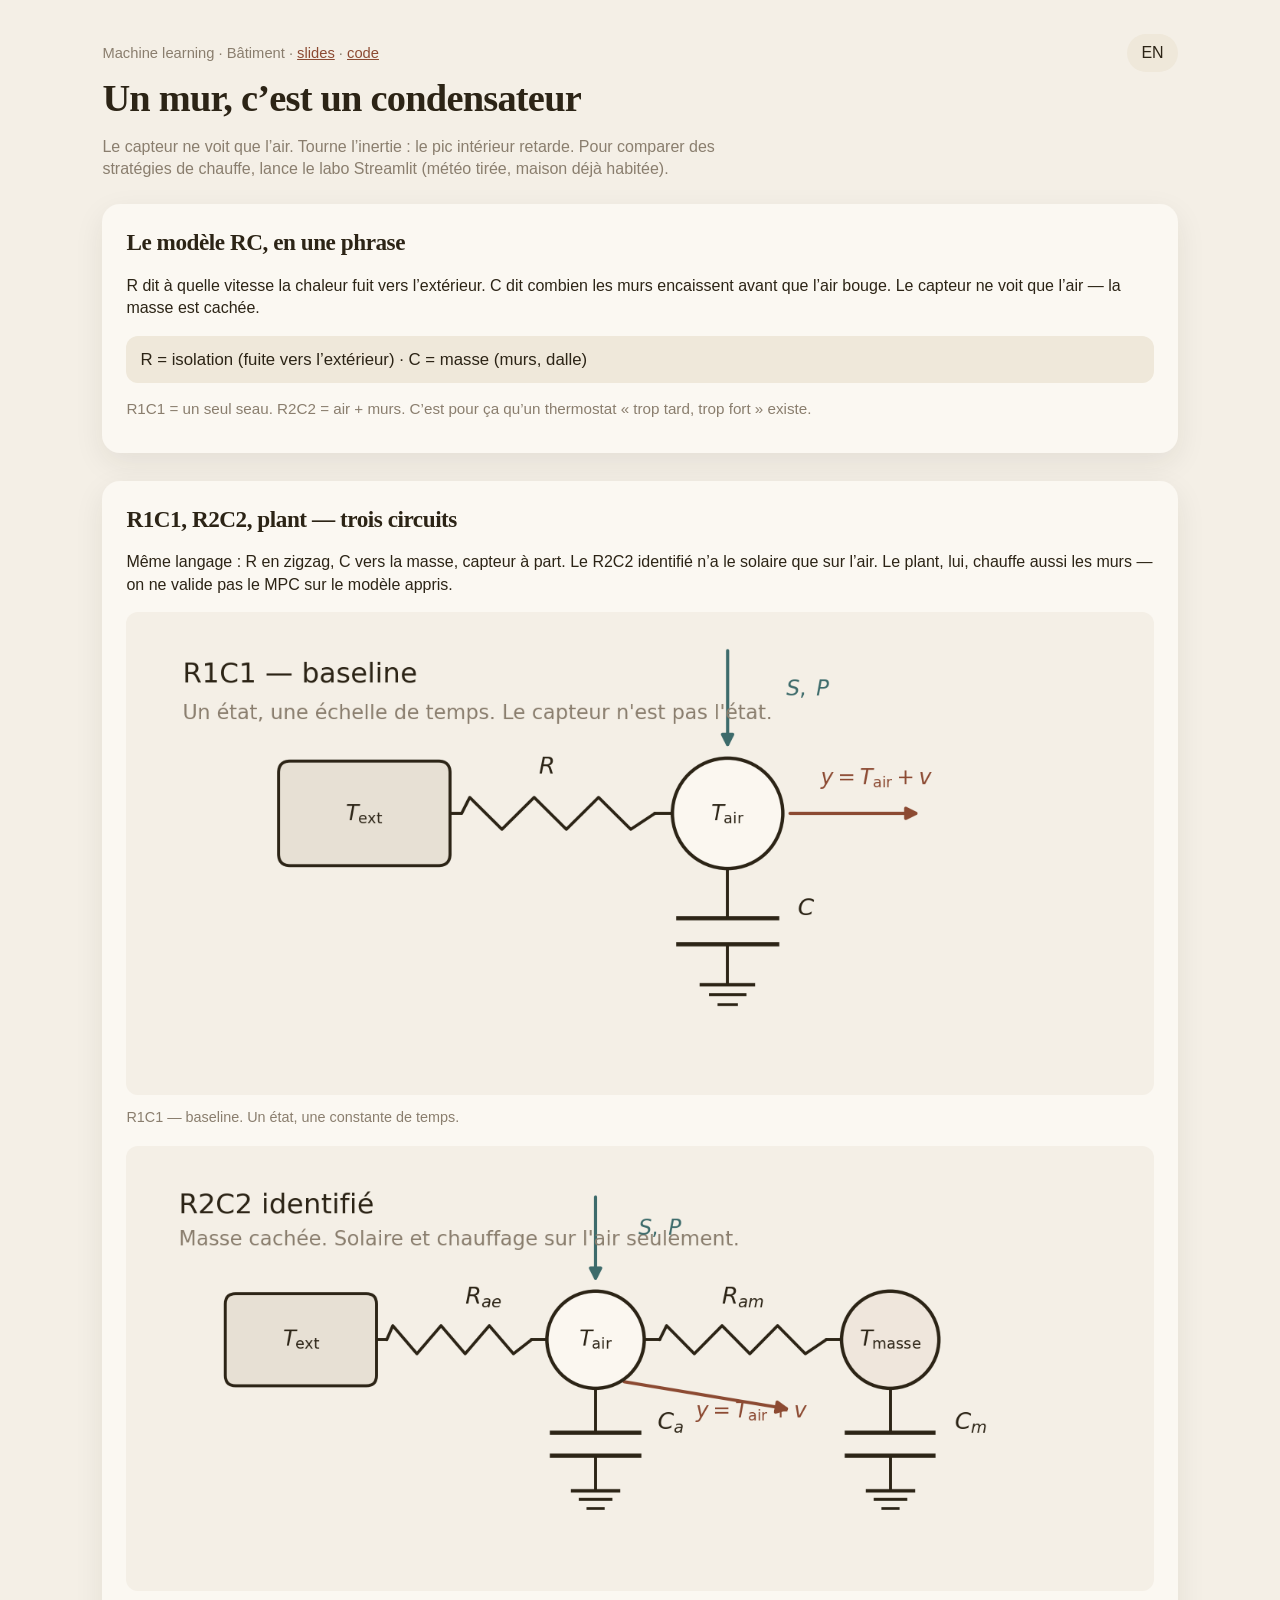
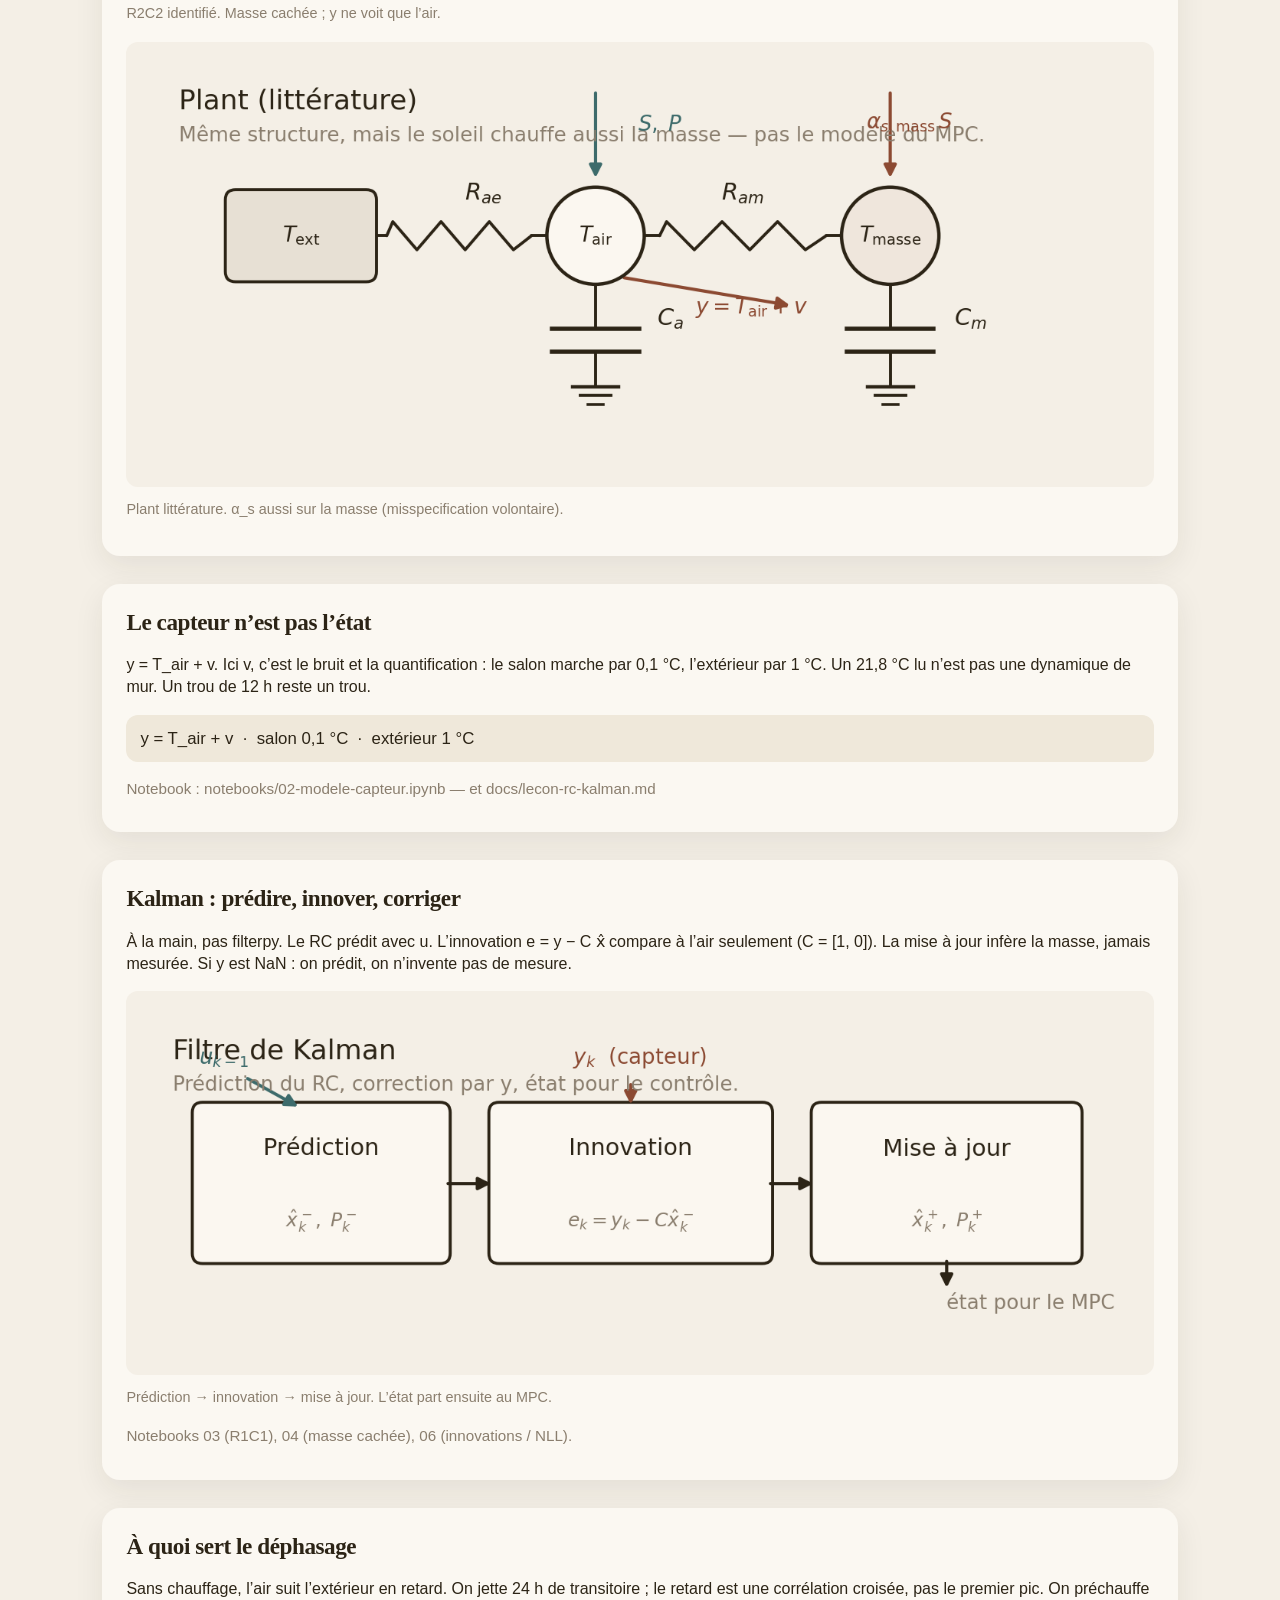
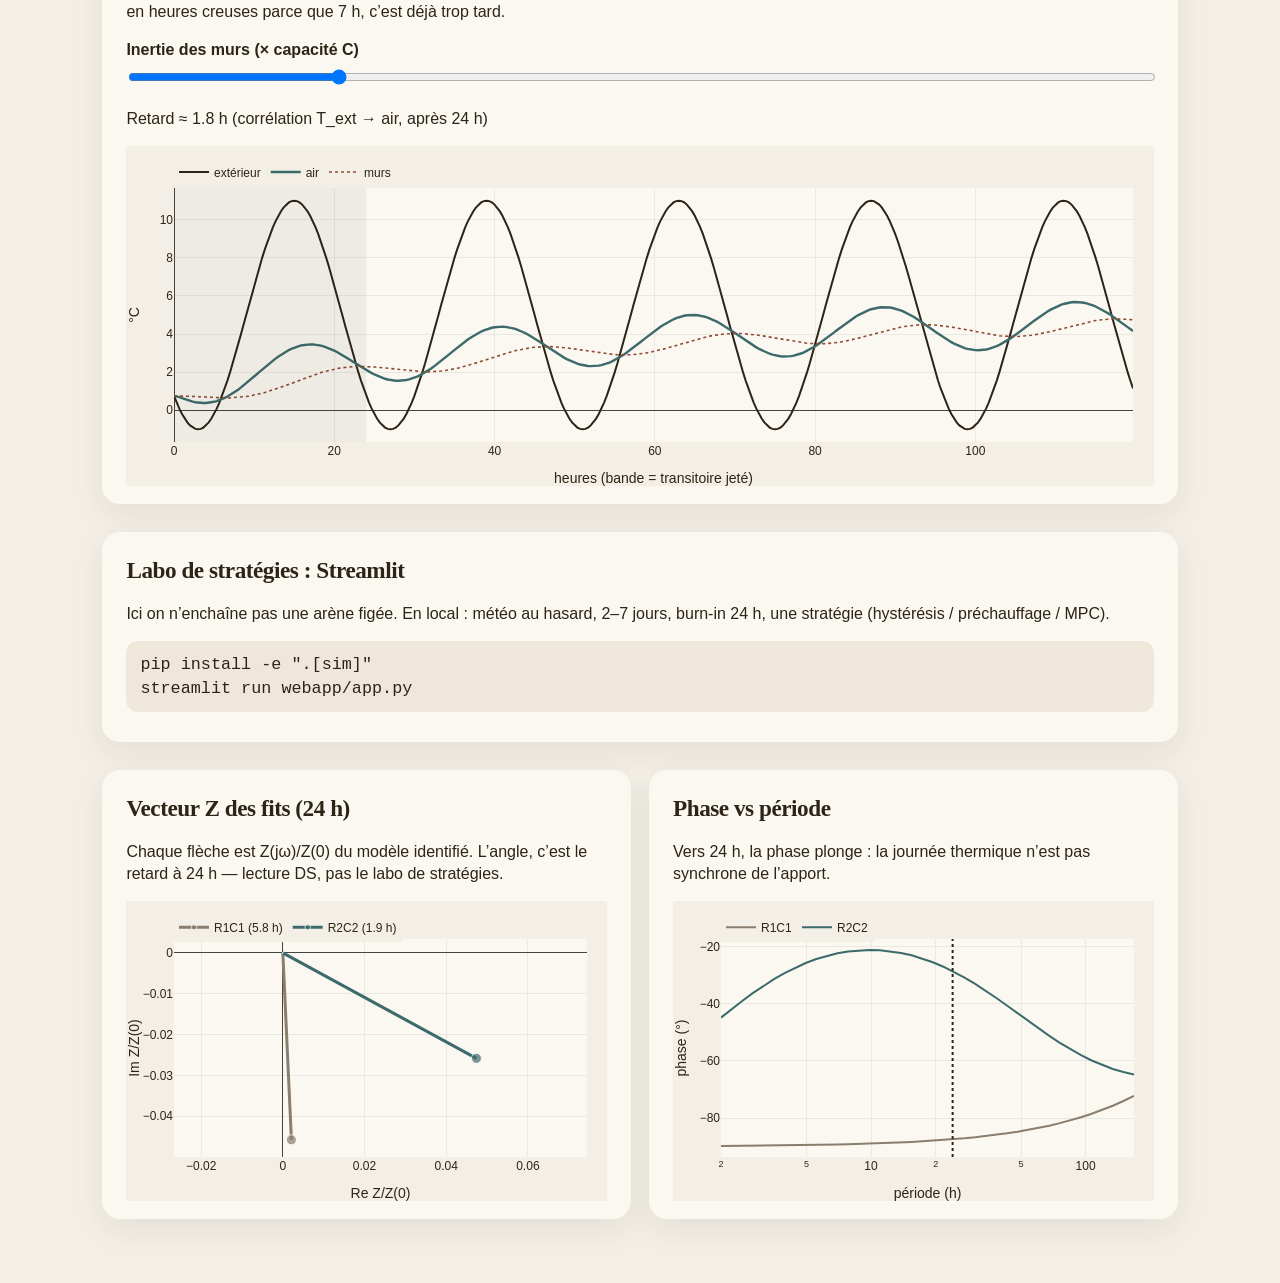
<file: docs/simulator/index.html>
<!DOCTYPE html>
<html lang="fr">
<head>
  <meta charset="utf-8" />
  <meta name="viewport" content="width=device-width, initial-scale=1" />
  <title>Chauffer avant — leçon RC</title>
  <link rel="stylesheet" href="style.css" />
  <script src="https://cdn.plot.ly/plotly-2.35.2.min.js" charset="utf-8"></script>
</head>
<body>
  <header>
    <div>
      <p class="nav" id="nav"></p>
      <h1 id="title"></h1>
      <p class="lede" id="lede"></p>
    </div>
    <button class="lang" id="langBtn" type="button">EN</button>
  </header>
  <main>
    <section class="card" id="rc">
      <h2 id="rcTitle"></h2>
      <p id="rcBody"></p>
      <p class="eq">R = isolation (fuite vers l’extérieur) · C = masse (murs, dalle)</p>
      <p class="hint" id="rcHint"></p>
    </section>

    <section class="card" id="family">
      <h2 id="famTitle"></h2>
      <p id="famBody"></p>
      <figure>
        <img src="img/schema-r1c1.png" alt="R1C1" />
        <figcaption id="capR1"></figcaption>
      </figure>
      <figure>
        <img src="img/schema-r2c2.png" alt="R2C2" />
        <figcaption id="capR2"></figcaption>
      </figure>
      <figure>
        <img src="img/schema-plant.png" alt="Plant" />
        <figcaption id="capPlant"></figcaption>
      </figure>
    </section>

    <section class="card" id="sensor">
      <h2 id="sensorTitle"></h2>
      <p id="sensorBody"></p>
      <p class="eq">y = T_air + v &nbsp;·&nbsp; salon 0,1 °C &nbsp;·&nbsp; extérieur 1 °C</p>
      <p class="hint" id="sensorHint"></p>
    </section>

    <section class="card" id="kalman">
      <h2 id="kalmanTitle"></h2>
      <p id="kalmanBody"></p>
      <figure>
        <img src="img/schema-kalman.png" alt="Kalman" />
        <figcaption id="capKalman"></figcaption>
      </figure>
      <p class="hint" id="kalmanHint"></p>
    </section>

    <section class="card" id="phase">
      <h2 id="phaseTitle"></h2>
      <p id="phaseBody"></p>
      <label id="massLabel" for="mass"></label>
      <input id="mass" type="range" min="0.25" max="4" step="0.05" value="1" />
      <p class="delay" id="delayReadout">—</p>
      <div id="phaseChart" class="chart"></div>
    </section>

    <section class="card" id="lab">
      <h2 id="labTitle"></h2>
      <p id="labBody"></p>
      <pre class="eq">pip install -e ".[sim]"
streamlit run webapp/app.py</pre>
    </section>

    <div class="row">
      <section class="card">
        <h2 id="zTitle"></h2>
        <p id="zBody"></p>
        <div id="zChart" class="chart chart-sm"></div>
      </section>
      <section class="card">
        <h2 id="bodeTitle"></h2>
        <p id="bodeBody"></p>
        <div id="bodeChart" class="chart chart-sm"></div>
      </section>
    </div>
  </main>
  <script src="app.js"></script>
</body>
</html>
</file>
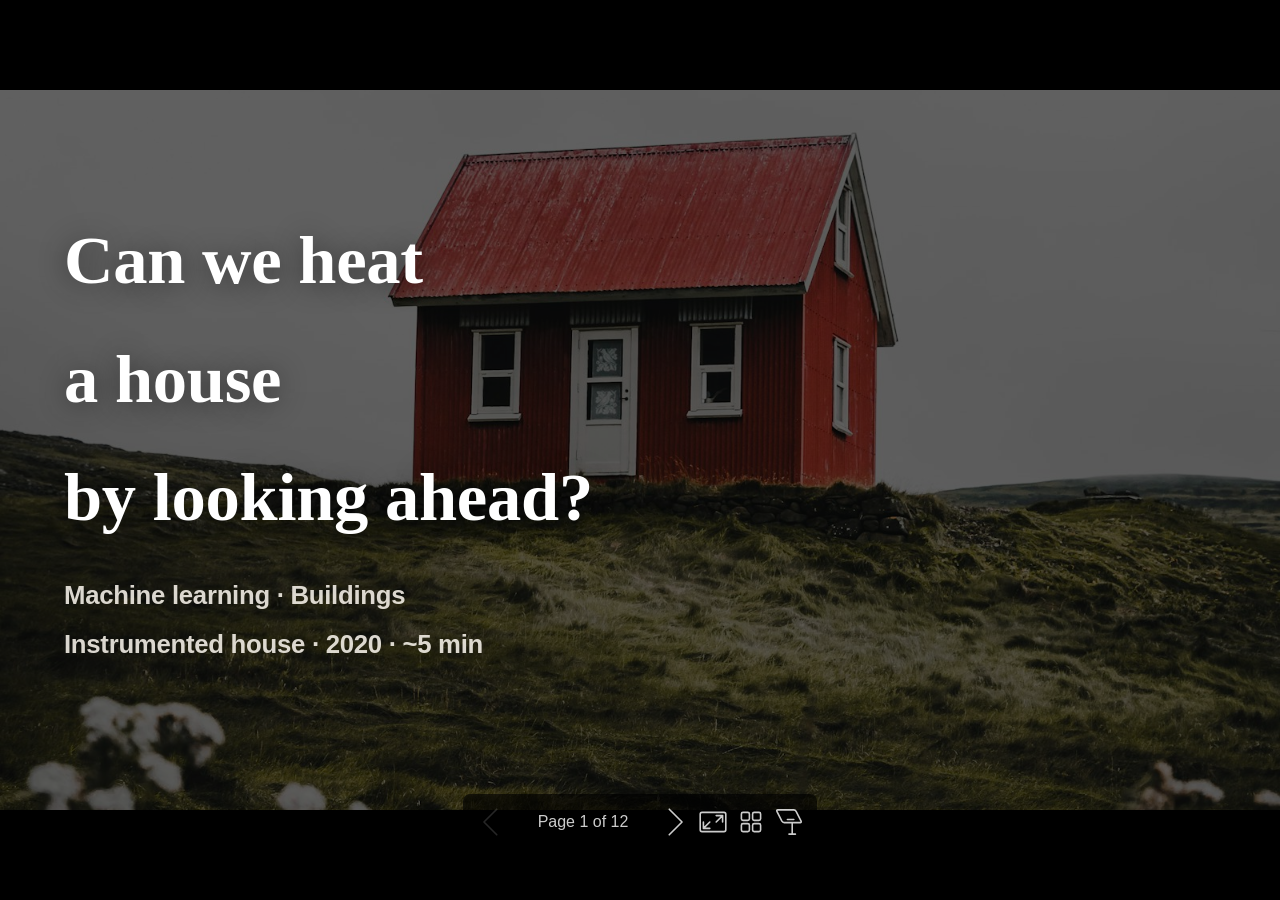
<file: docs/slides/presentation-recruteur-en.html>
<!DOCTYPE html><html lang="C"><head><title>Can we heat</title><meta property="og:title" content="Can we heat"><meta charset="UTF-8"><meta name="viewport" content="width=device-width,height=device-height,initial-scale=1.0"><meta name="apple-mobile-web-app-capable" content="yes"><meta http-equiv="X-UA-Compatible" content="ie=edge"><meta property="og:type" content="website"><meta name="twitter:card" content="summary"><style>@media screen{body[data-bespoke-view=""] .bespoke-marp-parent>.bespoke-marp-osc>button,body[data-bespoke-view=next] .bespoke-marp-parent>.bespoke-marp-osc>button,body[data-bespoke-view=overview] button.bespoke-marp-overview-close,body[data-bespoke-view=presenter] .bespoke-marp-presenter-container .bespoke-marp-presenter-info-container .bespoke-marp-presenter-info-page-area .bespoke-marp-presenter-info-page,body[data-bespoke-view=presenter] .bespoke-marp-presenter-container .bespoke-marp-presenter-info-container button,body[data-bespoke-view=presenter] .bespoke-marp-presenter-container .bespoke-marp-presenter-note-container button{appearance:none;background-color:initial;border:0;color:inherit;cursor:pointer;font-size:inherit;opacity:.8;outline:none;padding:0;transition:opacity .2s linear;-webkit-tap-highlight-color:transparent}body[data-bespoke-view=""] .bespoke-marp-parent>.bespoke-marp-osc>button:disabled,body[data-bespoke-view=next] .bespoke-marp-parent>.bespoke-marp-osc>button:disabled,body[data-bespoke-view=overview] button.bespoke-marp-overview-close:disabled,body[data-bespoke-view=presenter] .bespoke-marp-presenter-container .bespoke-marp-presenter-info-container .bespoke-marp-presenter-info-page-area .bespoke-marp-presenter-info-page:disabled,body[data-bespoke-view=presenter] .bespoke-marp-presenter-container .bespoke-marp-presenter-info-container button:disabled,body[data-bespoke-view=presenter] .bespoke-marp-presenter-container .bespoke-marp-presenter-note-container button:disabled{cursor:not-allowed;opacity:.15!important}body[data-bespoke-view=""] .bespoke-marp-parent>.bespoke-marp-osc>button:hover,body[data-bespoke-view=next] .bespoke-marp-parent>.bespoke-marp-osc>button:hover,body[data-bespoke-view=overview] button.bespoke-marp-overview-close:hover,body[data-bespoke-view=presenter] .bespoke-marp-presenter-container .bespoke-marp-presenter-info-container .bespoke-marp-presenter-info-page-area .bespoke-marp-presenter-info-page:hover,body[data-bespoke-view=presenter] .bespoke-marp-presenter-container .bespoke-marp-presenter-info-container button:hover,body[data-bespoke-view=presenter] .bespoke-marp-presenter-container .bespoke-marp-presenter-note-container button:hover{opacity:1}body[data-bespoke-view=""] .bespoke-marp-parent>.bespoke-marp-osc>button:hover:active,body[data-bespoke-view=next] .bespoke-marp-parent>.bespoke-marp-osc>button:hover:active,body[data-bespoke-view=overview] button.bespoke-marp-overview-close:hover:active,body[data-bespoke-view=presenter] .bespoke-marp-presenter-container .bespoke-marp-presenter-info-container .bespoke-marp-presenter-info-page-area .bespoke-marp-presenter-info-page:hover:active,body[data-bespoke-view=presenter] .bespoke-marp-presenter-container .bespoke-marp-presenter-info-container button:hover:active,body[data-bespoke-view=presenter] .bespoke-marp-presenter-container .bespoke-marp-presenter-note-container button:hover:active{opacity:.6}body[data-bespoke-view=""] .bespoke-marp-parent>.bespoke-marp-osc>button:hover:not(:disabled),body[data-bespoke-view=next] .bespoke-marp-parent>.bespoke-marp-osc>button:hover:not(:disabled),body[data-bespoke-view=overview] button.bespoke-marp-overview-close:hover:not(:disabled),body[data-bespoke-view=presenter] .bespoke-marp-presenter-container .bespoke-marp-presenter-info-container .bespoke-marp-presenter-info-page-area .bespoke-marp-presenter-info-page:hover:not(:disabled),body[data-bespoke-view=presenter] .bespoke-marp-presenter-container .bespoke-marp-presenter-info-container button:hover:not(:disabled),body[data-bespoke-view=presenter] .bespoke-marp-presenter-container .bespoke-marp-presenter-note-container button:hover:not(:disabled){transition:none}body[data-bespoke-view=""] .bespoke-marp-parent>.bespoke-marp-osc>button[data-bespoke-marp-osc=prev],body[data-bespoke-view=next] .bespoke-marp-parent>.bespoke-marp-osc>button[data-bespoke-marp-osc=prev],body[data-bespoke-view=presenter] .bespoke-marp-presenter-container .bespoke-marp-presenter-info-container button.bespoke-marp-presenter-info-page-prev{background:#0000 url("[data-uri]") no-repeat 50%;background-size:contain;overflow:hidden;text-indent:100%;white-space:nowrap}body[data-bespoke-view=""] .bespoke-marp-parent>.bespoke-marp-osc>button[data-bespoke-marp-osc=next],body[data-bespoke-view=next] .bespoke-marp-parent>.bespoke-marp-osc>button[data-bespoke-marp-osc=next],body[data-bespoke-view=presenter] .bespoke-marp-presenter-container .bespoke-marp-presenter-info-container button.bespoke-marp-presenter-info-page-next{background:#0000 url("[data-uri]") no-repeat 50%;background-size:contain;overflow:hidden;text-indent:100%;white-space:nowrap}:is(body[data-bespoke-view=""],body[data-bespoke-view=next]) .bespoke-marp-parent>.bespoke-marp-osc>button[data-bespoke-marp-osc=fullscreen]{background:#0000 url("[data-uri]") no-repeat 50%;background-size:contain;overflow:hidden;text-indent:100%;white-space:nowrap}:is(body[data-bespoke-view=""],body[data-bespoke-view=next]) .bespoke-marp-parent>.bespoke-marp-osc>button.exit[data-bespoke-marp-osc=fullscreen]{background-image:url("[data-uri]")}:is(body[data-bespoke-view=""],body[data-bespoke-view=next]) .bespoke-marp-parent>.bespoke-marp-osc>button[data-bespoke-marp-osc=presenter]{background:#0000 url("[data-uri]") no-repeat 50%;background-size:contain;overflow:hidden;text-indent:100%;white-space:nowrap}body[data-bespoke-view=overview] button.bespoke-marp-overview-close,body[data-bespoke-view=presenter] .bespoke-marp-presenter-container .bespoke-marp-presenter-note-container button.bespoke-marp-presenter-note-bigger{background:#0000 url("[data-uri]") no-repeat 50%;background-size:contain;overflow:hidden;text-indent:100%;white-space:nowrap}body[data-bespoke-view=presenter] .bespoke-marp-presenter-container .bespoke-marp-presenter-note-container button.bespoke-marp-presenter-note-smaller{background:#0000 url("[data-uri]") no-repeat 50%;background-size:contain;overflow:hidden;text-indent:100%;white-space:nowrap}:is(body[data-bespoke-view=""],body[data-bespoke-view=next]) .bespoke-marp-parent>.bespoke-marp-osc>button[data-bespoke-marp-osc=overview]{background:#0000 url("[data-uri]") no-repeat 50%;background-size:contain;overflow:hidden;text-indent:100%;white-space:nowrap}}@keyframes __bespoke_marp_transition_reduced_outgoing__{0%{opacity:1}to{opacity:0}}@keyframes __bespoke_marp_transition_reduced_incoming__{0%{mix-blend-mode:plus-lighter;opacity:0}to{mix-blend-mode:plus-lighter;opacity:1}}.bespoke-marp-note,.bespoke-marp-osc,.bespoke-progress-parent{display:none;transition:none}@media screen{::view-transition-group(*){animation-duration:var(--marp-bespoke-transition-animation-duration,.5s);animation-timing-function:ease}::view-transition-new(*),::view-transition-old(*){animation-delay:0s;animation-direction:var(--marp-bespoke-transition-animation-direction,normal);animation-duration:var(--marp-bespoke-transition-animation-duration,.5s);animation-fill-mode:both;animation-name:var(--marp-bespoke-transition-animation-name,var(--marp-bespoke-transition-animation-name-fallback,__bespoke_marp_transition_no_animation__));mix-blend-mode:normal}::view-transition-old(*){--marp-bespoke-transition-animation-name-fallback:__bespoke_marp_transition_reduced_outgoing__;animation-timing-function:ease}::view-transition-new(*){--marp-bespoke-transition-animation-name-fallback:__bespoke_marp_transition_reduced_incoming__;animation-timing-function:ease}::view-transition-new(root),::view-transition-old(root){animation-timing-function:linear}::view-transition-new(__bespoke_marp_transition_osc__),::view-transition-old(__bespoke_marp_transition_osc__){animation-duration:0s!important;animation-name:__bespoke_marp_transition_osc__!important}::view-transition-new(__bespoke_marp_transition_osc__){opacity:0!important}.bespoke-marp-transition-warming-up::view-transition-group(*),.bespoke-marp-transition-warming-up::view-transition-new(*),.bespoke-marp-transition-warming-up::view-transition-old(*){animation-play-state:paused!important}body,html{height:100%;margin:0}body{background:#000;overflow:hidden}svg.bespoke-marp-slide{content-visibility:hidden;interactivity:inert;opacity:0;pointer-events:none;z-index:-1}svg.bespoke-marp-slide:not(.bespoke-marp-active) *{view-transition-name:none!important}svg.bespoke-marp-slide.bespoke-marp-active{content-visibility:visible;interactivity:auto;opacity:1;pointer-events:auto;z-index:0}svg.bespoke-marp-slide.bespoke-marp-active.bespoke-marp-active-ready *{animation-name:__bespoke_marp__!important}@supports not (content-visibility:hidden){svg.bespoke-marp-slide[data-bespoke-marp-load=hideable]{display:none}svg.bespoke-marp-slide[data-bespoke-marp-load=hideable].bespoke-marp-active{display:block}}}@media screen and (prefers-reduced-motion:reduce){svg.bespoke-marp-slide *{view-transition-name:none!important}}@media screen{[data-bespoke-marp-fragment=inactive]{visibility:hidden}:is(body[data-bespoke-view=""],body[data-bespoke-view=next]) .bespoke-marp-parent{inset:0;position:absolute}:is(body[data-bespoke-view=""],body[data-bespoke-view=next]) .bespoke-marp-parent>.bespoke-marp-osc{background:#000000a6;border-radius:7px;bottom:50px;color:#fff;contain:paint;display:block;font-family:Helvetica,Arial,sans-serif;font-size:16px;left:50%;line-height:0;opacity:1;padding:12px;position:absolute;touch-action:manipulation;transform:translateX(-50%);transition:opacity .2s linear;-webkit-user-select:none;user-select:none;view-transition-name:__bespoke_marp_transition_osc__;white-space:nowrap;will-change:transform;z-index:1}:is(body[data-bespoke-view=""],body[data-bespoke-view=next]) .bespoke-marp-parent>.bespoke-marp-osc>:where(*){margin-left:6px}:is(body[data-bespoke-view=""],body[data-bespoke-view=next]) .bespoke-marp-parent>.bespoke-marp-osc>:where(*):where(:first-child){margin-left:0}:is(body[data-bespoke-view=""],body[data-bespoke-view=next]) .bespoke-marp-parent>.bespoke-marp-osc>span{opacity:.8}:is(body[data-bespoke-view=""],body[data-bespoke-view=next]) .bespoke-marp-parent>.bespoke-marp-osc>span[data-bespoke-marp-osc=page]{display:inline-block;min-width:140px;text-align:center}:is(body[data-bespoke-view=""],body[data-bespoke-view=next]) .bespoke-marp-parent>.bespoke-marp-osc>button[data-bespoke-marp-osc=fullscreen],:is(body[data-bespoke-view=""],body[data-bespoke-view=next]) .bespoke-marp-parent>.bespoke-marp-osc>button[data-bespoke-marp-osc=next],:is(body[data-bespoke-view=""],body[data-bespoke-view=next]) .bespoke-marp-parent>.bespoke-marp-osc>button[data-bespoke-marp-osc=overview],:is(body[data-bespoke-view=""],body[data-bespoke-view=next]) .bespoke-marp-parent>.bespoke-marp-osc>button[data-bespoke-marp-osc=presenter],:is(body[data-bespoke-view=""],body[data-bespoke-view=next]) .bespoke-marp-parent>.bespoke-marp-osc>button[data-bespoke-marp-osc=prev]{height:32px;line-height:32px;width:32px}:is(body[data-bespoke-view=""],body[data-bespoke-view=next]) .bespoke-marp-parent.bespoke-marp-inactive{cursor:none}:is(body[data-bespoke-view=""],body[data-bespoke-view=next]) .bespoke-marp-parent.bespoke-marp-inactive>.bespoke-marp-osc{opacity:0;pointer-events:none}:is(body[data-bespoke-view=""],body[data-bespoke-view=next]) svg.bespoke-marp-slide{height:100%;left:0;position:absolute;top:0;width:100%}body[data-bespoke-view=""] .bespoke-progress-parent{background:#222;display:flex;height:5px;width:100%}body[data-bespoke-view=""] .bespoke-progress-parent+:where(.bespoke-marp-parent){top:5px}body[data-bespoke-view=""] .bespoke-progress-parent .bespoke-progress-bar{background:#0288d1;flex:0 0 0;transition:flex-basis .2s cubic-bezier(0,1,1,1)}body[data-bespoke-view=next]{background:#0000}body[data-bespoke-view=presenter]{background:#161616}body[data-bespoke-view=presenter] .bespoke-marp-presenter-container{display:grid;font-family:Helvetica,Arial,sans-serif;grid-template:"current dragbar next" minmax(140px,1fr) "current dragbar note" 2fr "info    dragbar note" 3em;grid-template-columns:minmax(3px,var(--bespoke-marp-presenter-split-ratio,66%)) 0 minmax(3px,1fr);height:100%;left:0;position:absolute;top:0;width:100%}body[data-bespoke-view=presenter] .bespoke-marp-presenter-container :where(.bespoke-marp-parent){grid-area:current;overflow:hidden;position:relative}body[data-bespoke-view=presenter] .bespoke-marp-presenter-container :where(.bespoke-marp-parent) :where(svg.bespoke-marp-slide){height:calc(100% - 40px);left:20px;pointer-events:none;position:absolute;top:20px;-webkit-user-select:none;user-select:none;width:calc(100% - 40px)}body[data-bespoke-view=presenter] .bespoke-marp-presenter-container :where(.bespoke-marp-parent) :where(svg.bespoke-marp-slide).bespoke-marp-active{filter:drop-shadow(0 3px 10px rgba(0,0,0,.5))}body[data-bespoke-view=presenter] .bespoke-marp-presenter-container .bespoke-marp-presenter-dragbar-container{background:#0288d1;cursor:col-resize;grid-area:dragbar;margin-left:-3px;opacity:0;position:relative;transition:opacity .4s linear .1s;width:6px;z-index:10}body[data-bespoke-view=presenter] .bespoke-marp-presenter-container .bespoke-marp-presenter-dragbar-container:hover{opacity:1}body[data-bespoke-view=presenter] .bespoke-marp-presenter-container .bespoke-marp-presenter-dragbar-container.active{opacity:1;transition-delay:0s}body[data-bespoke-view=presenter] .bespoke-marp-presenter-container .bespoke-marp-presenter-next-container{background:#222;cursor:pointer;display:none;grid-area:next;overflow:hidden;position:relative}body[data-bespoke-view=presenter] .bespoke-marp-presenter-container .bespoke-marp-presenter-next-container.active{display:block}body[data-bespoke-view=presenter] .bespoke-marp-presenter-container .bespoke-marp-presenter-next-container iframe.bespoke-marp-presenter-next{background:#0000;border:0;display:block;filter:drop-shadow(0 3px 10px rgba(0,0,0,.5));height:calc(100% - 40px);left:20px;pointer-events:none;position:absolute;interactivity:inert;top:20px;-webkit-user-select:none;user-select:none;width:calc(100% - 40px)}body[data-bespoke-view=presenter] .bespoke-marp-presenter-container .bespoke-marp-presenter-note-container{background:#222;color:#eee;grid-area:note;position:relative;z-index:1}body[data-bespoke-view=presenter] .bespoke-marp-presenter-container .bespoke-marp-presenter-note-container button{height:1.5em;line-height:1.5em;width:1.5em}body[data-bespoke-view=presenter] .bespoke-marp-presenter-container .bespoke-marp-presenter-note-container .bespoke-marp-presenter-note-wrapper{display:block;inset:0;position:absolute}body[data-bespoke-view=presenter] .bespoke-marp-presenter-container .bespoke-marp-presenter-note-container .bespoke-marp-presenter-note-buttons{background:#000000a6;border-radius:4px;bottom:0;display:flex;gap:4px;margin:12px;opacity:0;padding:6px;pointer-events:none;position:absolute;right:0;transition:opacity .2s linear}body[data-bespoke-view=presenter] .bespoke-marp-presenter-container .bespoke-marp-presenter-note-container .bespoke-marp-presenter-note-buttons:focus-within,body[data-bespoke-view=presenter] .bespoke-marp-presenter-container .bespoke-marp-presenter-note-container .bespoke-marp-presenter-note-wrapper:focus-within+.bespoke-marp-presenter-note-buttons,body[data-bespoke-view=presenter] .bespoke-marp-presenter-container .bespoke-marp-presenter-note-container:hover .bespoke-marp-presenter-note-buttons{opacity:1;pointer-events:auto}body[data-bespoke-view=presenter] .bespoke-marp-presenter-container .bespoke-marp-presenter-note-container .bespoke-marp-note{box-sizing:border-box;font-size:calc(1.1em*var(--bespoke-marp-note-font-scale, 1));height:calc(100% - 40px);margin:20px;overflow:auto;padding-right:3px;white-space:pre-wrap;width:calc(100% - 40px);word-wrap:break-word;scrollbar-color:#eeeeee80 #0000;scrollbar-width:thin}body[data-bespoke-view=presenter] .bespoke-marp-presenter-container .bespoke-marp-presenter-note-container .bespoke-marp-note::-webkit-scrollbar{width:6px}body[data-bespoke-view=presenter] .bespoke-marp-presenter-container .bespoke-marp-presenter-note-container .bespoke-marp-note::-webkit-scrollbar-track{background:#0000}body[data-bespoke-view=presenter] .bespoke-marp-presenter-container .bespoke-marp-presenter-note-container .bespoke-marp-note::-webkit-scrollbar-thumb{background:#eeeeee80;border-radius:6px}body[data-bespoke-view=presenter] .bespoke-marp-presenter-container .bespoke-marp-presenter-note-container .bespoke-marp-note:empty{pointer-events:none}body[data-bespoke-view=presenter] .bespoke-marp-presenter-container .bespoke-marp-presenter-note-container .bespoke-marp-note.active{display:block}body[data-bespoke-view=presenter] .bespoke-marp-presenter-container .bespoke-marp-presenter-note-container .bespoke-marp-note p:first-child{margin-top:0}body[data-bespoke-view=presenter] .bespoke-marp-presenter-container .bespoke-marp-presenter-note-container .bespoke-marp-note p:last-child{margin-bottom:0}body[data-bespoke-view=presenter] .bespoke-marp-presenter-container .bespoke-marp-presenter-info-container{align-items:center;box-sizing:border-box;color:#eee;display:flex;flex-wrap:nowrap;grid-area:info;justify-content:center;overflow:hidden;padding:0 10px}body[data-bespoke-view=presenter] .bespoke-marp-presenter-container .bespoke-marp-presenter-info-container :is(.bespoke-marp-presenter-info-page-area,.bespoke-marp-presenter-info-time,.bespoke-marp-presenter-info-timer){box-sizing:border-box;display:block;padding:0 10px;white-space:nowrap;width:100%}body[data-bespoke-view=presenter] .bespoke-marp-presenter-container .bespoke-marp-presenter-info-container button{height:1.5em;line-height:1.5em;width:1.5em}body[data-bespoke-view=presenter] .bespoke-marp-presenter-container .bespoke-marp-presenter-info-container .bespoke-marp-presenter-info-page-area{order:2;text-align:center}body[data-bespoke-view=presenter] .bespoke-marp-presenter-container .bespoke-marp-presenter-info-container .bespoke-marp-presenter-info-page-area .bespoke-marp-presenter-info-page{display:inline-block;min-width:120px;text-align:center}body[data-bespoke-view=presenter] .bespoke-marp-presenter-container .bespoke-marp-presenter-info-container .bespoke-marp-presenter-info-time{color:#999;order:1;text-align:left}body[data-bespoke-view=presenter] .bespoke-marp-presenter-container .bespoke-marp-presenter-info-container .bespoke-marp-presenter-info-timer{color:#999;order:3;text-align:right}body[data-bespoke-view=presenter] .bespoke-marp-presenter-container .bespoke-marp-presenter-info-container .bespoke-marp-presenter-info-timer:hover{cursor:pointer}body[data-bespoke-view=overview]{background:#161616;overflow:auto}body[data-bespoke-view=overview] [data-bespoke-marp-fragment=inactive]{visibility:visible}body[data-bespoke-view=overview] .bespoke-marp-overview-header{backdrop-filter:blur(4px);background:#222222d9;box-shadow:0 3px 10px #00000080;box-sizing:border-box;display:flex;height:48px;inset:0 0 auto;justify-content:flex-end;padding:10px;position:fixed;z-index:1}body[data-bespoke-view=overview] button.bespoke-marp-overview-close{height:28px;line-height:28px;transform:rotate(45deg);width:28px}body[data-bespoke-view=overview] .bespoke-marp-parent{display:grid;gap:40px;grid-template-columns:repeat(auto-fit,minmax(0,240px));justify-content:space-around;padding:30px}body[data-bespoke-view=overview] .bespoke-marp-parent svg.bespoke-marp-slide{--bov-selected:#0000;--bov-focus:#161616;--bov-focus-outline:#0000;background-image:conic-gradient(#161616 0 0),conic-gradient(var(--bov-focus) 0 0),conic-gradient(var(--bov-focus-outline) 0 0),conic-gradient(var(--bov-selected) 0 0);background-position:5px 5px,3px 3px,2px 2px,0 0;background-repeat:no-repeat;background-size:calc(100% - 10px) calc(100% - 10px),calc(100% - 6px) calc(100% - 6px),calc(100% - 4px) calc(100% - 4px),100% 100%;content-visibility:visible;cursor:pointer;filter:drop-shadow(0 3px 10px rgba(0,0,0,.5));margin:-6px;padding:6px;interactivity:auto;opacity:1;outline:0;pointer-events:auto;scroll-margin-block:30px;width:100%;z-index:0}body[data-bespoke-view=overview] .bespoke-marp-parent svg.bespoke-marp-slide *,body[data-bespoke-view=overview] .bespoke-marp-parent svg.bespoke-marp-slide.bespoke-marp-active *{pointer-events:none;interactivity:inert}body[data-bespoke-view=overview] .bespoke-marp-parent :is(svg.bespoke-marp-slide:active,svg.bespoke-marp-slide:focus-visible,svg.bespoke-marp-slide:hover){--bov-focus-outline:#161616}body[data-bespoke-view=overview] .bespoke-marp-parent svg.bespoke-marp-slide:focus-visible,body[data-bespoke-view=overview] .bespoke-marp-parent svg.bespoke-marp-slide:hover{--bov-focus:#999}body[data-bespoke-view=overview] .bespoke-marp-parent svg.bespoke-marp-slide:active{--bov-focus:#eee}body[data-bespoke-view=overview] .bespoke-marp-parent svg.bespoke-marp-slide.bespoke-marp-active{--bov-selected:#0288d1}body[data-bespoke-view=overview]:has(.bespoke-marp-overview-header) .bespoke-marp-parent{padding-top:78px}body[data-bespoke-view=overview]:has(.bespoke-marp-overview-header) .bespoke-marp-parent svg.bespoke-marp-slide{scroll-margin-top:78px}.bespoke-marp-overview{background:#000000a6;inset:0;opacity:0;pointer-events:none;position:fixed;transition:opacity .1s ease;z-index:10}.bespoke-marp-overview iframe{background:#222;border:0;display:block;height:100%;left:0;position:absolute;top:0;width:100%}.bespoke-marp-overview[data-open="1"]{opacity:1;pointer-events:auto}}@media print{.bespoke-marp-overview,.bespoke-marp-presenter-info-container,.bespoke-marp-presenter-next-container,.bespoke-marp-presenter-note-container{display:none}}</style><style>div#\:\$p > svg > foreignObject > section{width:1280px;height:720px;box-sizing:border-box;overflow:hidden;position:relative;scroll-snap-align:center center;-webkit-text-size-adjust:100%;text-size-adjust:100%}div#\:\$p > svg > foreignObject > section::after{bottom:0;content:attr(data-marpit-pagination);padding:inherit;pointer-events:none;position:absolute;right:0}div#\:\$p > svg > foreignObject > section:not([data-marpit-pagination])::after{display:none}div#\:\$p > svg > foreignObject > section :where(:is(h1, marp-h1)){font-size:2em;margin-block:0.67em}div#\:\$p > svg > foreignObject > section section:where(:is(h1, marp-h1)){--marpit-root-font-size: 2em}div#\:\$p > svg > foreignObject > section video::-webkit-media-controls{will-change:transform}@page {size:1280px 720px;margin:0}@media print{html, body{background-color:#fff;margin:0;page-break-inside:avoid;break-inside:avoid-page}div#\:\$p > svg > foreignObject > section{page-break-before:always;break-before:page}div#\:\$p > svg > foreignObject > section, div#\:\$p > svg > foreignObject > section *{-webkit-print-color-adjust:exact!important;animation-delay:0s!important;animation-duration:0s!important;color-adjust:exact!important;print-color-adjust:exact!important;transition:none!important}div#\:\$p > svg[data-marpit-svg]{display:block;height:100vh;width:100vw}}div#\:\$p > svg > foreignObject > section{--fgColor-danger:light-dark(#d1242f, #f85149);--bgColor-attention-muted:light-dark(#fff8c5, #bb800926);--bgColor-muted:light-dark(#f6f8fa, #151b23);--bgColor-neutral-muted:light-dark(#818b981f, #656c7633);--borderColor-accent-emphasis:light-dark(#0969da, #1f6feb);--borderColor-attention-emphasis:light-dark(#9a6700, #9e6a03);--borderColor-danger-emphasis:light-dark(#cf222e, #da3633);--borderColor-default:light-dark(#d1d9e0, #3d444d);--borderColor-done-emphasis:light-dark(#8250df, #8957e5);--borderColor-success-emphasis:light-dark(#1a7f37, #238636);--color-prettylights-syntax-brackethighlighter-angle:light-dark(#59636e, #9198a1);--color-prettylights-syntax-brackethighlighter-unmatched:light-dark(#82071e, #f85149);--color-prettylights-syntax-carriage-return-bg:light-dark(#cf222e, #b62324);--color-prettylights-syntax-carriage-return-text:light-dark(#f6f8fa, #f0f6fc);--color-prettylights-syntax-comment:light-dark(#59636e, #9198a1);--color-prettylights-syntax-constant:light-dark(#0550ae, #79c0ff);--color-prettylights-syntax-constant-other-reference-link:light-dark(#0a3069, #a5d6ff);--color-prettylights-syntax-entity:light-dark(#6639ba, #d2a8ff);--color-prettylights-syntax-entity-tag:light-dark(#0550ae, #7ee787);--color-prettylights-syntax-invalid-illegal-text:light-dark(var(--fgColor-danger), var(--fgColor-danger));--color-prettylights-syntax-keyword:light-dark(#cf222e, #ff7b72);--color-prettylights-syntax-markup-changed-bg:light-dark(#ffd8b5, #5a1e02);--color-prettylights-syntax-markup-changed-text:light-dark(#953800, #ffdfb6);--color-prettylights-syntax-markup-deleted-bg:light-dark(#ffebe9, #67060c);--color-prettylights-syntax-markup-deleted-text:light-dark(#82071e, #ffdcd7);--color-prettylights-syntax-markup-heading:light-dark(#0550ae, #1f6feb);--color-prettylights-syntax-markup-ignored-bg:light-dark(#0550ae, #1158c7);--color-prettylights-syntax-markup-ignored-text:light-dark(#d1d9e0, #f0f6fc);--color-prettylights-syntax-markup-inserted-bg:light-dark(#dafbe1, #033a16);--color-prettylights-syntax-markup-inserted-text:light-dark(#116329, #aff5b4);--color-prettylights-syntax-markup-list:light-dark(#3b2300, #f2cc60);--color-prettylights-syntax-meta-diff-range:light-dark(#8250df, #d2a8ff);--color-prettylights-syntax-string:light-dark(#0a3069, #a5d6ff);--color-prettylights-syntax-string-regexp:light-dark(#116329, #7ee787);--color-prettylights-syntax-sublimelinter-gutter-mark:light-dark(#818b98, #3d444d);--color-prettylights-syntax-variable:light-dark(#953800, #ffa657);--fgColor-accent:light-dark(#0969da, #4493f8);--fgColor-attention:light-dark(#9a6700, #d29922);--fgColor-done:light-dark(#8250df, #ab7df8);--fgColor-muted:light-dark(#59636e, #9198a1);--fgColor-success:light-dark(#1a7f37, #3fb950);--bgColor-default:light-dark(#fff, #0d1117);--borderColor-muted:light-dark(#d1d9e0b3, #3d444db3);--color-prettylights-syntax-invalid-illegal-bg:light-dark(var(--bgColor-danger-muted), var(--bgColor-danger-muted));--color-prettylights-syntax-markup-bold:light-dark(#1f2328, #f0f6fc);--color-prettylights-syntax-markup-italic:light-dark(#1f2328, #f0f6fc);--color-prettylights-syntax-storage-modifier-import:light-dark(#1f2328, #f0f6fc);--fgColor-default:light-dark(#1f2328, #f0f6fc);--focus-outlineColor:light-dark(var(--borderColor-accent-emphasis), var(--borderColor-accent-emphasis));--borderColor-neutral-muted:light-dark(var(--borderColor-muted), var(--borderColor-muted));--base-size-16:calc(var(--marpit-root-font-size, 1rem) * 1);--base-size-24:calc(var(--marpit-root-font-size, 1rem) * 1.5);--base-size-4:calc(var(--marpit-root-font-size, 1rem) * 0.25);--base-size-40:calc(var(--marpit-root-font-size, 1rem) * 2.5);--base-size-8:calc(var(--marpit-root-font-size, 1rem) * 0.5);--base-text-weight-medium:500;--base-text-weight-normal:400;--base-text-weight-semibold:600;--fontStack-monospace:ui-monospace, SFMono-Regular, SF Mono, Menlo, Consolas, Liberation Mono, monospace;--fontStack-sansSerif:-apple-system, BlinkMacSystemFont, "Segoe UI", "Noto Sans", Helvetica, Arial, sans-serif, "Apple Color Emoji", "Segoe UI Emoji";}/*!
 * Marp default theme.
 *
 * @theme default
 * @author Yuki Hattori
 *
 * @auto-scaling true
 * @size 16:9 1280px 720px
 * @size 4:3 960px 720px
 */div#\:\$p > svg > foreignObject > section [data-theme=light],div#\:\$p > svg > foreignObject > section{color-scheme:light}div#\:\$p > svg > foreignObject > section [data-theme=dark],div#\:\$p > svg > foreignObject > section:where(.invert){color-scheme:dark}div#\:\$p > svg > foreignObject > section{-ms-text-size-adjust:100%;-webkit-text-size-adjust:100%;margin:0;font-weight:var(--base-text-weight-normal, 400);color:var(--fgColor-default);background-color:var(--bgColor-default);font-family:var(--fontStack-sansSerif, -apple-system, BlinkMacSystemFont, "Segoe UI", "Noto Sans", Helvetica, Arial, sans-serif, "Apple Color Emoji", "Segoe UI Emoji");font-size:16px;line-height:1.5;word-wrap:break-word}div#\:\$p > svg > foreignObject > section{--marpit-root-font-size:16px}div#\:\$p > svg > foreignObject > section a{text-decoration:underline;text-underline-offset:calc(var(--marpit-root-font-size, 1rem) * .2)}div#\:\$p > svg > foreignObject > section :is(h1, marp-h1):hover .anchor .octicon-link:before,div#\:\$p > svg > foreignObject > section :is(h2, marp-h2):hover .anchor .octicon-link:before,div#\:\$p > svg > foreignObject > section :is(h3, marp-h3):hover .anchor .octicon-link:before,div#\:\$p > svg > foreignObject > section :is(h4, marp-h4):hover .anchor .octicon-link:before,div#\:\$p > svg > foreignObject > section :is(h5, marp-h5):hover .anchor .octicon-link:before,div#\:\$p > svg > foreignObject > section :is(h6, marp-h6):hover .anchor .octicon-link:before{width:16px;height:16px;content:" ";display:inline-block;background-color:currentColor;-webkit-mask-image:url('data:image/svg+xml;charset=utf-8,<svg xmlns="http://www.w3.org/2000/svg" aria-hidden="true" viewBox="0 0 16 16"><path fill-rule="evenodd" d="M7.775 3.275a.75.75 0 0 0 1.06 1.06l1.25-1.25a2 2 0 1 1 2.83 2.83l-2.5 2.5a2 2 0 0 1-2.83 0 .75.75 0 0 0-1.06 1.06 3.5 3.5 0 0 0 4.95 0l2.5-2.5a3.5 3.5 0 0 0-4.95-4.95zm-4.69 9.64a2 2 0 0 1 0-2.83l2.5-2.5a2 2 0 0 1 2.83 0 .75.75 0 0 0 1.06-1.06 3.5 3.5 0 0 0-4.95 0l-2.5 2.5a3.5 3.5 0 0 0 4.95 4.95l1.25-1.25a.75.75 0 0 0-1.06-1.06l-1.25 1.25a2 2 0 0 1-2.83 0"/></svg>');mask-image:url('data:image/svg+xml;charset=utf-8,<svg xmlns="http://www.w3.org/2000/svg" aria-hidden="true" viewBox="0 0 16 16"><path fill-rule="evenodd" d="M7.775 3.275a.75.75 0 0 0 1.06 1.06l1.25-1.25a2 2 0 1 1 2.83 2.83l-2.5 2.5a2 2 0 0 1-2.83 0 .75.75 0 0 0-1.06 1.06 3.5 3.5 0 0 0 4.95 0l2.5-2.5a3.5 3.5 0 0 0-4.95-4.95zm-4.69 9.64a2 2 0 0 1 0-2.83l2.5-2.5a2 2 0 0 1 2.83 0 .75.75 0 0 0 1.06-1.06 3.5 3.5 0 0 0-4.95 0l-2.5 2.5a3.5 3.5 0 0 0 4.95 4.95l1.25-1.25a.75.75 0 0 0-1.06-1.06l-1.25 1.25a2 2 0 0 1-2.83 0"/></svg>')}div#\:\$p > svg > foreignObject > section details,div#\:\$p > svg > foreignObject > section figcaption,div#\:\$p > svg > foreignObject > section figure{display:block}div#\:\$p > svg > foreignObject > section summary{display:list-item}div#\:\$p > svg > foreignObject > section [hidden]{display:none!important}div#\:\$p > svg > foreignObject > section a{background-color:transparent;color:var(--fgColor-accent);text-decoration:none}div#\:\$p > svg > foreignObject > section abbr[title]{border-bottom:none;-webkit-text-decoration:underline dotted;text-decoration:underline dotted}div#\:\$p > svg > foreignObject > section b,div#\:\$p > svg > foreignObject > section strong{font-weight:var(--base-text-weight-semibold, 600)}div#\:\$p > svg > foreignObject > section dfn{font-style:italic}div#\:\$p > svg > foreignObject > section :is(h1, marp-h1){margin:.67em 0;font-weight:var(--base-text-weight-semibold, 600);padding-bottom:.3em;font-size:2em;border-bottom:1px solid var(--borderColor-muted)}div#\:\$p > svg > foreignObject > section mark{background-color:var(--bgColor-attention-muted);color:var(--fgColor-default)}div#\:\$p > svg > foreignObject > section small{font-size:90%}div#\:\$p > svg > foreignObject > section sub,div#\:\$p > svg > foreignObject > section sup{font-size:75%;line-height:0;position:relative;vertical-align:baseline}div#\:\$p > svg > foreignObject > section sub{bottom:-.25em}div#\:\$p > svg > foreignObject > section sup{top:-.5em}div#\:\$p > svg > foreignObject > section img{border-style:none;max-width:100%;box-sizing:content-box}div#\:\$p > svg > foreignObject > section code,div#\:\$p > svg > foreignObject > section kbd,div#\:\$p > svg > foreignObject > section :is(pre, marp-pre),div#\:\$p > svg > foreignObject > section samp{font-family:monospace;font-size:1em}div#\:\$p > svg > foreignObject > section figure{margin:1em var(--base-size-40)}div#\:\$p > svg > foreignObject > section hr{box-sizing:content-box;overflow:hidden;background:transparent;height:.25em;padding:0;margin:var(--base-size-24) 0;background-color:var(--borderColor-default);border:0}div#\:\$p > svg > foreignObject > section input{font:inherit;margin:0;overflow:visible;font-family:inherit;font-size:inherit;line-height:inherit}div#\:\$p > svg > foreignObject > section [type=button],div#\:\$p > svg > foreignObject > section [type=reset],div#\:\$p > svg > foreignObject > section [type=submit]{-webkit-appearance:button;-moz-appearance:button;appearance:button}div#\:\$p > svg > foreignObject > section [type=checkbox],div#\:\$p > svg > foreignObject > section [type=radio]{box-sizing:border-box;padding:0}div#\:\$p > svg > foreignObject > section [type=number]::-webkit-inner-spin-button,div#\:\$p > svg > foreignObject > section [type=number]::-webkit-outer-spin-button{height:auto}div#\:\$p > svg > foreignObject > section [type=search]::-webkit-search-cancel-button,div#\:\$p > svg > foreignObject > section [type=search]::-webkit-search-decoration{-webkit-appearance:none;appearance:none}div#\:\$p > svg > foreignObject > section ::-webkit-input-placeholder{color:inherit;opacity:.54}div#\:\$p > svg > foreignObject > section ::-webkit-file-upload-button{-webkit-appearance:button;appearance:button;font:inherit}div#\:\$p > svg > foreignObject > section a:hover{text-decoration:underline}div#\:\$p > svg > foreignObject > section ::-moz-placeholder{color:var(--fgColor-muted);opacity:1}div#\:\$p > svg > foreignObject > section ::placeholder{color:var(--fgColor-muted);opacity:1}div#\:\$p > svg > foreignObject > section hr:after,div#\:\$p > svg > foreignObject > section hr:before{display:table;content:""}div#\:\$p > svg > foreignObject > section hr:after{clear:both}div#\:\$p > svg > foreignObject > section table{border-spacing:0;border-collapse:collapse;display:block;width:-moz-max-content;width:max-content;max-width:100%;overflow:auto;font-variant:tabular-nums}div#\:\$p > svg > foreignObject > section td,div#\:\$p > svg > foreignObject > section th{padding:0}div#\:\$p > svg > foreignObject > section details summary{cursor:pointer}div#\:\$p > svg > foreignObject > section [role=button]:focus,div#\:\$p > svg > foreignObject > section a:focus,div#\:\$p > svg > foreignObject > section input[type=checkbox]:focus,div#\:\$p > svg > foreignObject > section input[type=radio]:focus{outline:2px solid var(--focus-outlineColor);outline-offset:-2px;box-shadow:none}div#\:\$p > svg > foreignObject > section [role=button]:focus:not(:focus-visible),div#\:\$p > svg > foreignObject > section a:focus:not(:focus-visible),div#\:\$p > svg > foreignObject > section input[type=checkbox]:focus:not(:focus-visible),div#\:\$p > svg > foreignObject > section input[type=radio]:focus:not(:focus-visible){outline:1px solid transparent}div#\:\$p > svg > foreignObject > section [role=button]:focus-visible,div#\:\$p > svg > foreignObject > section a:focus-visible,div#\:\$p > svg > foreignObject > section input[type=checkbox]:focus-visible,div#\:\$p > svg > foreignObject > section input[type=radio]:focus-visible{outline:2px solid var(--focus-outlineColor);outline-offset:-2px;box-shadow:none}div#\:\$p > svg > foreignObject > section a:not([class]):focus,div#\:\$p > svg > foreignObject > section a:not([class]):focus-visible,div#\:\$p > svg > foreignObject > section input[type=checkbox]:focus,div#\:\$p > svg > foreignObject > section input[type=checkbox]:focus-visible,div#\:\$p > svg > foreignObject > section input[type=radio]:focus,div#\:\$p > svg > foreignObject > section input[type=radio]:focus-visible{outline-offset:0}div#\:\$p > svg > foreignObject > section kbd{display:inline-block;padding:var(--base-size-4);font:11px var(--fontStack-monospace, ui-monospace, SFMono-Regular, SF Mono, Menlo, Consolas, Liberation Mono, monospace);line-height:10px;color:var(--fgColor-default);vertical-align:middle;background-color:var(--bgColor-muted);border-bottom-color:var(--borderColor-neutral-muted);border:1px solid var(--borderColor-neutral-muted);border-radius:6px;box-shadow:inset 0 -1px 0 var(--borderColor-neutral-muted)}div#\:\$p > svg > foreignObject > section :is(h1, marp-h1),div#\:\$p > svg > foreignObject > section :is(h2, marp-h2),div#\:\$p > svg > foreignObject > section :is(h3, marp-h3),div#\:\$p > svg > foreignObject > section :is(h4, marp-h4),div#\:\$p > svg > foreignObject > section :is(h5, marp-h5),div#\:\$p > svg > foreignObject > section :is(h6, marp-h6){margin-top:var(--base-size-24);margin-bottom:var(--base-size-16);font-weight:var(--base-text-weight-semibold, 600);line-height:1.25}div#\:\$p > svg > foreignObject > section :is(h2, marp-h2){padding-bottom:.3em;font-size:1.5em;border-bottom:1px solid var(--borderColor-muted)}div#\:\$p > svg > foreignObject > section :is(h2, marp-h2),div#\:\$p > svg > foreignObject > section :is(h3, marp-h3){font-weight:var(--base-text-weight-semibold, 600)}div#\:\$p > svg > foreignObject > section :is(h3, marp-h3){font-size:1.25em}div#\:\$p > svg > foreignObject > section :is(h4, marp-h4){font-size:1em}div#\:\$p > svg > foreignObject > section :is(h4, marp-h4),div#\:\$p > svg > foreignObject > section :is(h5, marp-h5){font-weight:var(--base-text-weight-semibold, 600)}div#\:\$p > svg > foreignObject > section :is(h5, marp-h5){font-size:.875em}div#\:\$p > svg > foreignObject > section :is(h6, marp-h6){font-weight:var(--base-text-weight-semibold, 600);font-size:.85em;color:var(--fgColor-muted)}div#\:\$p > svg > foreignObject > section p{margin-top:0;margin-bottom:10px}div#\:\$p > svg > foreignObject > section blockquote{margin:0;padding:0 1em;color:var(--fgColor-muted);border-left:.25em solid var(--borderColor-default)}div#\:\$p > svg > foreignObject > section ol,div#\:\$p > svg > foreignObject > section ul{margin-top:0;margin-bottom:0;padding-left:2em}div#\:\$p > svg > foreignObject > section ol ol,div#\:\$p > svg > foreignObject > section ul ol{list-style-type:lower-roman}div#\:\$p > svg > foreignObject > section ol ol ol,div#\:\$p > svg > foreignObject > section ol ul ol,div#\:\$p > svg > foreignObject > section ul ol ol,div#\:\$p > svg > foreignObject > section ul ul ol{list-style-type:lower-alpha}div#\:\$p > svg > foreignObject > section dd{margin-left:0}div#\:\$p > svg > foreignObject > section code,div#\:\$p > svg > foreignObject > section :is(pre, marp-pre),div#\:\$p > svg > foreignObject > section samp,div#\:\$p > svg > foreignObject > section tt{font-family:var(--fontStack-monospace, ui-monospace, SFMono-Regular, SF Mono, Menlo, Consolas, Liberation Mono, monospace);font-size:12px}div#\:\$p > svg > foreignObject > section :is(pre, marp-pre){margin-top:0;margin-bottom:0;word-wrap:normal}div#\:\$p > svg > foreignObject > section .octicon{display:inline-block;overflow:visible!important;vertical-align:text-bottom;fill:currentColor}div#\:\$p > svg > foreignObject > section input::-webkit-inner-spin-button,div#\:\$p > svg > foreignObject > section input::-webkit-outer-spin-button{margin:0;-webkit-appearance:none;appearance:none}div#\:\$p > svg > foreignObject > section .mr-2{margin-right:var(--base-size-8, 8px)!important}div#\:\$p > svg > foreignObject > section:after,div#\:\$p > svg > foreignObject > section:before{display:table}div#\:\$p > svg > foreignObject > section:after{clear:both}div#\:\$p > svg > foreignObject > section>:first-child{margin-top:0!important}div#\:\$p > svg > foreignObject > section>:last-child{margin-bottom:0!important}div#\:\$p > svg > foreignObject > section a:not([href]){color:inherit;text-decoration:none}div#\:\$p > svg > foreignObject > section .absent{color:var(--fgColor-danger)}div#\:\$p > svg > foreignObject > section .anchor{float:left;padding-right:var(--base-size-4);margin-left:-20px;line-height:1}div#\:\$p > svg > foreignObject > section .anchor:focus{outline:none}div#\:\$p > svg > foreignObject > section blockquote,div#\:\$p > svg > foreignObject > section details,div#\:\$p > svg > foreignObject > section dl,div#\:\$p > svg > foreignObject > section ol,div#\:\$p > svg > foreignObject > section p,div#\:\$p > svg > foreignObject > section :is(pre, marp-pre),div#\:\$p > svg > foreignObject > section table,div#\:\$p > svg > foreignObject > section ul{margin-top:0;margin-bottom:var(--base-size-16)}div#\:\$p > svg > foreignObject > section blockquote>:first-child{margin-top:0}div#\:\$p > svg > foreignObject > section blockquote>:last-child{margin-bottom:0}div#\:\$p > svg > foreignObject > section :is(h1, marp-h1) .octicon-link,div#\:\$p > svg > foreignObject > section :is(h2, marp-h2) .octicon-link,div#\:\$p > svg > foreignObject > section :is(h3, marp-h3) .octicon-link,div#\:\$p > svg > foreignObject > section :is(h4, marp-h4) .octicon-link,div#\:\$p > svg > foreignObject > section :is(h5, marp-h5) .octicon-link,div#\:\$p > svg > foreignObject > section :is(h6, marp-h6) .octicon-link{color:var(--fgColor-default);vertical-align:middle;visibility:hidden}div#\:\$p > svg > foreignObject > section :is(h1, marp-h1):hover .anchor,div#\:\$p > svg > foreignObject > section :is(h2, marp-h2):hover .anchor,div#\:\$p > svg > foreignObject > section :is(h3, marp-h3):hover .anchor,div#\:\$p > svg > foreignObject > section :is(h4, marp-h4):hover .anchor,div#\:\$p > svg > foreignObject > section :is(h5, marp-h5):hover .anchor,div#\:\$p > svg > foreignObject > section :is(h6, marp-h6):hover .anchor{text-decoration:none}div#\:\$p > svg > foreignObject > section :is(h1, marp-h1):hover .anchor .octicon-link,div#\:\$p > svg > foreignObject > section :is(h2, marp-h2):hover .anchor .octicon-link,div#\:\$p > svg > foreignObject > section :is(h3, marp-h3):hover .anchor .octicon-link,div#\:\$p > svg > foreignObject > section :is(h4, marp-h4):hover .anchor .octicon-link,div#\:\$p > svg > foreignObject > section :is(h5, marp-h5):hover .anchor .octicon-link,div#\:\$p > svg > foreignObject > section :is(h6, marp-h6):hover .anchor .octicon-link{visibility:visible}div#\:\$p > svg > foreignObject > section :is(h1, marp-h1) code,div#\:\$p > svg > foreignObject > section :is(h1, marp-h1) tt,div#\:\$p > svg > foreignObject > section :is(h2, marp-h2) code,div#\:\$p > svg > foreignObject > section :is(h2, marp-h2) tt,div#\:\$p > svg > foreignObject > section :is(h3, marp-h3) code,div#\:\$p > svg > foreignObject > section :is(h3, marp-h3) tt,div#\:\$p > svg > foreignObject > section :is(h4, marp-h4) code,div#\:\$p > svg > foreignObject > section :is(h4, marp-h4) tt,div#\:\$p > svg > foreignObject > section :is(h5, marp-h5) code,div#\:\$p > svg > foreignObject > section :is(h5, marp-h5) tt,div#\:\$p > svg > foreignObject > section :is(h6, marp-h6) code,div#\:\$p > svg > foreignObject > section :is(h6, marp-h6) tt{padding:0 .2em;font-size:inherit}div#\:\$p > svg > foreignObject > section summary :is(h1, marp-h1),div#\:\$p > svg > foreignObject > section summary :is(h2, marp-h2),div#\:\$p > svg > foreignObject > section summary :is(h3, marp-h3),div#\:\$p > svg > foreignObject > section summary :is(h4, marp-h4),div#\:\$p > svg > foreignObject > section summary :is(h5, marp-h5),div#\:\$p > svg > foreignObject > section summary :is(h6, marp-h6){display:inline-block}div#\:\$p > svg > foreignObject > section summary :is(h1, marp-h1) .anchor,div#\:\$p > svg > foreignObject > section summary :is(h2, marp-h2) .anchor,div#\:\$p > svg > foreignObject > section summary :is(h3, marp-h3) .anchor,div#\:\$p > svg > foreignObject > section summary :is(h4, marp-h4) .anchor,div#\:\$p > svg > foreignObject > section summary :is(h5, marp-h5) .anchor,div#\:\$p > svg > foreignObject > section summary :is(h6, marp-h6) .anchor{margin-left:-40px}div#\:\$p > svg > foreignObject > section summary :is(h1, marp-h1),div#\:\$p > svg > foreignObject > section summary :is(h2, marp-h2){padding-bottom:0;border-bottom:0}div#\:\$p > svg > foreignObject > section ol.no-list,div#\:\$p > svg > foreignObject > section ul.no-list{padding:0;list-style-type:none}div#\:\$p > svg > foreignObject > section ol[type="a s"]{list-style-type:lower-alpha}div#\:\$p > svg > foreignObject > section ol[type="A s"]{list-style-type:upper-alpha}div#\:\$p > svg > foreignObject > section ol[type="i s"]{list-style-type:lower-roman}div#\:\$p > svg > foreignObject > section ol[type="I s"]{list-style-type:upper-roman}div#\:\$p > svg > foreignObject > section div>ol:not([type]),div#\:\$p > svg > foreignObject > section ol[type="1"]{list-style-type:decimal}div#\:\$p > svg > foreignObject > section ol ol,div#\:\$p > svg > foreignObject > section ol ul,div#\:\$p > svg > foreignObject > section ul ol,div#\:\$p > svg > foreignObject > section ul ul{margin-top:0;margin-bottom:0}div#\:\$p > svg > foreignObject > section li>p{margin-top:var(--base-size-16)}div#\:\$p > svg > foreignObject > section li+li{margin-top:.25em}div#\:\$p > svg > foreignObject > section dl{padding:0}div#\:\$p > svg > foreignObject > section dl dt{padding:0;margin-top:var(--base-size-16);font-size:1em;font-style:italic;font-weight:var(--base-text-weight-semibold, 600)}div#\:\$p > svg > foreignObject > section dl dd{padding:0 var(--base-size-16);margin-bottom:var(--base-size-16)}div#\:\$p > svg > foreignObject > section table th{font-weight:var(--base-text-weight-semibold, 600)}div#\:\$p > svg > foreignObject > section table td,div#\:\$p > svg > foreignObject > section table th{padding:6px 13px;border:1px solid var(--borderColor-default)}div#\:\$p > svg > foreignObject > section table td>:last-child{margin-bottom:0}div#\:\$p > svg > foreignObject > section table tr{background-color:var(--bgColor-default);border-top:1px solid var(--borderColor-muted)}div#\:\$p > svg > foreignObject > section table tr:nth-child(2n){background-color:var(--bgColor-muted)}div#\:\$p > svg > foreignObject > section table img{background-color:transparent}div#\:\$p > svg > foreignObject > section img[align=right]{padding-left:20px}div#\:\$p > svg > foreignObject > section img[align=left]{padding-right:20px}div#\:\$p > svg > foreignObject > section .emoji{max-width:none;vertical-align:text-top;background-color:transparent}div#\:\$p > svg > foreignObject > section :is(span, marp-span).frame,div#\:\$p > svg > foreignObject > section :is(span, marp-span).frame>:is(span, marp-span){display:block;overflow:hidden}div#\:\$p > svg > foreignObject > section :is(span, marp-span).frame>:is(span, marp-span){float:left;width:auto;padding:7px;margin:13px 0 0;border:1px solid var(--borderColor-default)}div#\:\$p > svg > foreignObject > section :is(span, marp-span).frame :is(span, marp-span) img{display:block;float:left}div#\:\$p > svg > foreignObject > section :is(span, marp-span).frame :is(span, marp-span) :is(span, marp-span){display:block;padding:5px 0 0;clear:both;color:var(--fgColor-default)}div#\:\$p > svg > foreignObject > section :is(span, marp-span).align-center{display:block;overflow:hidden;clear:both}div#\:\$p > svg > foreignObject > section :is(span, marp-span).align-center>:is(span, marp-span){display:block;margin:13px auto 0;overflow:hidden;text-align:center}div#\:\$p > svg > foreignObject > section :is(span, marp-span).align-center :is(span, marp-span) img{margin:0 auto;text-align:center}div#\:\$p > svg > foreignObject > section :is(span, marp-span).align-right{display:block;overflow:hidden;clear:both}div#\:\$p > svg > foreignObject > section :is(span, marp-span).align-right>:is(span, marp-span){display:block;margin:13px 0 0;overflow:hidden;text-align:right}div#\:\$p > svg > foreignObject > section :is(span, marp-span).align-right :is(span, marp-span) img{margin:0;text-align:right}div#\:\$p > svg > foreignObject > section :is(span, marp-span).float-left{display:block;float:left;margin-right:13px;overflow:hidden}div#\:\$p > svg > foreignObject > section :is(span, marp-span).float-left :is(span, marp-span){margin:13px 0 0}div#\:\$p > svg > foreignObject > section :is(span, marp-span).float-right{display:block;float:right;margin-left:13px;overflow:hidden}div#\:\$p > svg > foreignObject > section :is(span, marp-span).float-right>:is(span, marp-span){display:block;margin:13px auto 0;overflow:hidden;text-align:right}div#\:\$p > svg > foreignObject > section code,div#\:\$p > svg > foreignObject > section tt{padding:.2em .4em;margin:0;font-size:85%;white-space:break-spaces;background-color:var(--bgColor-neutral-muted);border-radius:6px}div#\:\$p > svg > foreignObject > section code br,div#\:\$p > svg > foreignObject > section tt br{display:none}div#\:\$p > svg > foreignObject > section del code{text-decoration:inherit}div#\:\$p > svg > foreignObject > section samp{font-size:85%}div#\:\$p > svg > foreignObject > section :is(pre, marp-pre) code{font-size:100%}div#\:\$p > svg > foreignObject > section :is(pre, marp-pre)>code{padding:0;margin:0;word-break:normal;white-space:pre;background:transparent;border:0}div#\:\$p > svg > foreignObject > section .highlight{margin-bottom:var(--base-size-16)}div#\:\$p > svg > foreignObject > section .highlight :is(pre, marp-pre){margin-bottom:0;word-break:normal}div#\:\$p > svg > foreignObject > section :is(pre, marp-pre){padding:var(--base-size-16);overflow:auto;font-size:85%;line-height:1.45;color:var(--fgColor-default);background-color:var(--bgColor-muted);border-radius:6px}div#\:\$p > svg > foreignObject > section :is(pre, marp-pre) code,div#\:\$p > svg > foreignObject > section :is(pre, marp-pre) tt{display:inline;padding:0;margin:0;overflow:visible;line-height:inherit;word-wrap:normal;background-color:transparent;border:0}div#\:\$p > svg > foreignObject > section .csv-data td,div#\:\$p > svg > foreignObject > section .csv-data th{padding:5px;overflow:hidden;font-size:12px;line-height:1;text-align:left;white-space:nowrap}div#\:\$p > svg > foreignObject > section .csv-data .blob-num{padding:10px var(--base-size-8) 9px;text-align:right;background:var(--bgColor-default);border:0}div#\:\$p > svg > foreignObject > section .csv-data tr{border-top:0}div#\:\$p > svg > foreignObject > section .csv-data th{font-weight:var(--base-text-weight-semibold, 600);background:var(--bgColor-muted);border-top:0}div#\:\$p > svg > foreignObject > section [data-footnote-ref]:before{content:"["}div#\:\$p > svg > foreignObject > section [data-footnote-ref]:after{content:"]"}div#\:\$p > svg > foreignObject > section .footnotes{font-size:12px;color:var(--fgColor-muted);border-top:1px solid var(--borderColor-default)}div#\:\$p > svg > foreignObject > section div#\:\$p > svg > foreignObject > section section.footnotes{--marpit-root-font-size:12px}div#\:\$p > svg > foreignObject > section .footnotes ol,div#\:\$p > svg > foreignObject > section .footnotes ol ul{padding-left:var(--base-size-16)}div#\:\$p > svg > foreignObject > section .footnotes ol ul{display:inline-block;margin-top:var(--base-size-16)}div#\:\$p > svg > foreignObject > section .footnotes li{position:relative}div#\:\$p > svg > foreignObject > section .footnotes li:target:before{position:absolute;top:calc(var(--base-size-8)*-1);right:calc(var(--base-size-8)*-1);bottom:calc(var(--base-size-8)*-1);left:calc(var(--base-size-24)*-1);pointer-events:none;content:"";border:2px solid var(--borderColor-accent-emphasis);border-radius:6px}div#\:\$p > svg > foreignObject > section .footnotes li:target{color:var(--fgColor-default)}div#\:\$p > svg > foreignObject > section .footnotes .data-footnote-backref g-emoji{font-family:monospace}div#\:\$p > svg > foreignObject > section .pl-c{color:var(--color-prettylights-syntax-comment)}div#\:\$p > svg > foreignObject > section .pl-c1,div#\:\$p > svg > foreignObject > section .pl-s .pl-v{color:var(--color-prettylights-syntax-constant)}div#\:\$p > svg > foreignObject > section .pl-e,div#\:\$p > svg > foreignObject > section .pl-en{color:var(--color-prettylights-syntax-entity)}div#\:\$p > svg > foreignObject > section .pl-s .pl-s1,div#\:\$p > svg > foreignObject > section .pl-smi{color:var(--color-prettylights-syntax-storage-modifier-import)}div#\:\$p > svg > foreignObject > section .pl-ent{color:var(--color-prettylights-syntax-entity-tag)}div#\:\$p > svg > foreignObject > section .pl-k{color:var(--color-prettylights-syntax-keyword)}div#\:\$p > svg > foreignObject > section .pl-pds,div#\:\$p > svg > foreignObject > section .pl-s,div#\:\$p > svg > foreignObject > section .pl-s .pl-pse .pl-s1,div#\:\$p > svg > foreignObject > section .pl-sr,div#\:\$p > svg > foreignObject > section .pl-sr .pl-cce,div#\:\$p > svg > foreignObject > section .pl-sr .pl-sra,div#\:\$p > svg > foreignObject > section .pl-sr .pl-sre{color:var(--color-prettylights-syntax-string)}div#\:\$p > svg > foreignObject > section .pl-smw,div#\:\$p > svg > foreignObject > section .pl-v{color:var(--color-prettylights-syntax-variable)}div#\:\$p > svg > foreignObject > section .pl-bu{color:var(--color-prettylights-syntax-brackethighlighter-unmatched)}div#\:\$p > svg > foreignObject > section .pl-ii{color:var(--color-prettylights-syntax-invalid-illegal-text);background-color:var(--color-prettylights-syntax-invalid-illegal-bg)}div#\:\$p > svg > foreignObject > section .pl-c2{color:var(--color-prettylights-syntax-carriage-return-text);background-color:var(--color-prettylights-syntax-carriage-return-bg)}div#\:\$p > svg > foreignObject > section .pl-sr .pl-cce{font-weight:700;color:var(--color-prettylights-syntax-string-regexp)}div#\:\$p > svg > foreignObject > section .pl-ml{color:var(--color-prettylights-syntax-markup-list)}div#\:\$p > svg > foreignObject > section .pl-mh,div#\:\$p > svg > foreignObject > section .pl-mh .pl-en,div#\:\$p > svg > foreignObject > section .pl-ms{font-weight:700;color:var(--color-prettylights-syntax-markup-heading)}div#\:\$p > svg > foreignObject > section .pl-mi{font-style:italic;color:var(--color-prettylights-syntax-markup-italic)}div#\:\$p > svg > foreignObject > section .pl-mb{font-weight:700;color:var(--color-prettylights-syntax-markup-bold)}div#\:\$p > svg > foreignObject > section .pl-md{color:var(--color-prettylights-syntax-markup-deleted-text);background-color:var(--color-prettylights-syntax-markup-deleted-bg)}div#\:\$p > svg > foreignObject > section .pl-mi1{color:var(--color-prettylights-syntax-markup-inserted-text);background-color:var(--color-prettylights-syntax-markup-inserted-bg)}div#\:\$p > svg > foreignObject > section .pl-mc{color:var(--color-prettylights-syntax-markup-changed-text);background-color:var(--color-prettylights-syntax-markup-changed-bg)}div#\:\$p > svg > foreignObject > section .pl-mi2{color:var(--color-prettylights-syntax-markup-ignored-text);background-color:var(--color-prettylights-syntax-markup-ignored-bg)}div#\:\$p > svg > foreignObject > section .pl-mdr{font-weight:700;color:var(--color-prettylights-syntax-meta-diff-range)}div#\:\$p > svg > foreignObject > section .pl-ba{color:var(--color-prettylights-syntax-brackethighlighter-angle)}div#\:\$p > svg > foreignObject > section .pl-sg{color:var(--color-prettylights-syntax-sublimelinter-gutter-mark)}div#\:\$p > svg > foreignObject > section .pl-corl{text-decoration:underline;color:var(--color-prettylights-syntax-constant-other-reference-link)}div#\:\$p > svg > foreignObject > section [role=button]:focus:not(:focus-visible),div#\:\$p > svg > foreignObject > section [role=tabpanel][tabindex="0"]:focus:not(:focus-visible),div#\:\$p > svg > foreignObject > section a:focus:not(:focus-visible),div#\:\$p > svg > foreignObject > section button:focus:not(:focus-visible),div#\:\$p > svg > foreignObject > section summary:focus:not(:focus-visible){outline:none;box-shadow:none}div#\:\$p > svg > foreignObject > section [tabindex="0"]:focus:not(:focus-visible),div#\:\$p > svg > foreignObject > section details-dialog:focus:not(:focus-visible){outline:none}div#\:\$p > svg > foreignObject > section g-emoji{display:inline-block;min-width:1ch;font-family:Apple Color Emoji,Segoe UI Emoji,Segoe UI Symbol;font-size:1em;font-style:normal!important;font-weight:var(--base-text-weight-normal, 400);line-height:1;vertical-align:-.075em}div#\:\$p > svg > foreignObject > section g-emoji img{width:1em;height:1em}div#\:\$p > svg > foreignObject > section a:has(>p,>div,>:is(pre, marp-pre),>blockquote){display:block}div#\:\$p > svg > foreignObject > section a:has(>p,>div,>:is(pre, marp-pre),>blockquote):not(:has(.snippet-clipboard-content,>:is(pre, marp-pre))){width:-moz-fit-content;width:fit-content}div#\:\$p > svg > foreignObject > section a:has(>p,>div,>:is(pre, marp-pre),>blockquote):has(.snippet-clipboard-content,>:is(pre, marp-pre)):focus-visible{outline:2px solid var(--focus-outlineColor);outline-offset:2px}div#\:\$p > svg > foreignObject > section .task-list-item{list-style-type:none}div#\:\$p > svg > foreignObject > section .task-list-item label{font-weight:var(--base-text-weight-normal, 400)}div#\:\$p > svg > foreignObject > section .task-list-item.enabled label{cursor:pointer}div#\:\$p > svg > foreignObject > section .task-list-item+.task-list-item{margin-top:var(--base-size-4)}div#\:\$p > svg > foreignObject > section .task-list-item .handle{display:none}div#\:\$p > svg > foreignObject > section .task-list-item-checkbox{margin:0 .2em .25em -1.4em;vertical-align:middle}div#\:\$p > svg > foreignObject > section ul:dir(rtl) .task-list-item-checkbox{margin:0 -1.6em .25em .2em}div#\:\$p > svg > foreignObject > section ol:dir(rtl) .task-list-item-checkbox{margin:0 -1.6em .25em .2em}div#\:\$p > svg > foreignObject > section .contains-task-list:focus-within .task-list-item-convert-container,div#\:\$p > svg > foreignObject > section .contains-task-list:hover .task-list-item-convert-container{display:block;width:auto;height:24px;overflow:visible;clip-path:none}div#\:\$p > svg > foreignObject > section ::-webkit-calendar-picker-indicator{filter:invert(50%)}div#\:\$p > svg > foreignObject > section .markdown-alert{padding:var(--base-size-8) var(--base-size-16);margin-bottom:var(--base-size-16);color:inherit;border-left:.25em solid var(--borderColor-default)}div#\:\$p > svg > foreignObject > section .markdown-alert>:first-child{margin-top:0}div#\:\$p > svg > foreignObject > section .markdown-alert>:last-child{margin-bottom:0}div#\:\$p > svg > foreignObject > section .markdown-alert .markdown-alert-title{display:flex;font-weight:var(--base-text-weight-medium, 500);align-items:center;line-height:1}div#\:\$p > svg > foreignObject > section .markdown-alert.markdown-alert-note{border-left-color:var(--borderColor-accent-emphasis)}div#\:\$p > svg > foreignObject > section .markdown-alert.markdown-alert-note .markdown-alert-title{color:var(--fgColor-accent)}div#\:\$p > svg > foreignObject > section .markdown-alert.markdown-alert-important{border-left-color:var(--borderColor-done-emphasis)}div#\:\$p > svg > foreignObject > section .markdown-alert.markdown-alert-important .markdown-alert-title{color:var(--fgColor-done)}div#\:\$p > svg > foreignObject > section .markdown-alert.markdown-alert-warning{border-left-color:var(--borderColor-attention-emphasis)}div#\:\$p > svg > foreignObject > section .markdown-alert.markdown-alert-warning .markdown-alert-title{color:var(--fgColor-attention)}div#\:\$p > svg > foreignObject > section .markdown-alert.markdown-alert-tip{border-left-color:var(--borderColor-success-emphasis)}div#\:\$p > svg > foreignObject > section .markdown-alert.markdown-alert-tip .markdown-alert-title{color:var(--fgColor-success)}div#\:\$p > svg > foreignObject > section .markdown-alert.markdown-alert-caution{border-left-color:var(--borderColor-danger-emphasis)}div#\:\$p > svg > foreignObject > section .markdown-alert.markdown-alert-caution .markdown-alert-title{color:var(--fgColor-danger)}div#\:\$p > svg > foreignObject > section>:first-child>.heading-element:first-child{margin-top:0!important}div#\:\$p > svg > foreignObject > section .highlight :is(pre, marp-pre):has(+.zeroclipboard-container){min-height:52px}div#\:\$p > svg > foreignObject > section :is(h1, marp-h1){color:var(--h1-color);font-size:1.6em}div#\:\$p > svg > foreignObject > section :is(h1, marp-h1),div#\:\$p > svg > foreignObject > section :is(h2, marp-h2){border-bottom:none}div#\:\$p > svg > foreignObject > section :is(h2, marp-h2){font-size:1.3em}div#\:\$p > svg > foreignObject > section :is(h3, marp-h3){font-size:1.1em}div#\:\$p > svg > foreignObject > section :is(h4, marp-h4){font-size:1.05em}div#\:\$p > svg > foreignObject > section :is(h5, marp-h5){font-size:1em}div#\:\$p > svg > foreignObject > section :is(h6, marp-h6){font-size:.9em}div#\:\$p > svg > foreignObject > section :is(h1, marp-h1) strong,div#\:\$p > svg > foreignObject > section :is(h2, marp-h2) strong,div#\:\$p > svg > foreignObject > section :is(h3, marp-h3) strong,div#\:\$p > svg > foreignObject > section :is(h4, marp-h4) strong,div#\:\$p > svg > foreignObject > section :is(h5, marp-h5) strong,div#\:\$p > svg > foreignObject > section :is(h6, marp-h6) strong{font-weight:inherit;color:var(--heading-strong-color)}div#\:\$p > svg > foreignObject > section :is(h1, marp-h1)::part(auto-scaling),div#\:\$p > svg > foreignObject > section :is(h2, marp-h2)::part(auto-scaling),div#\:\$p > svg > foreignObject > section :is(h3, marp-h3)::part(auto-scaling),div#\:\$p > svg > foreignObject > section :is(h4, marp-h4)::part(auto-scaling),div#\:\$p > svg > foreignObject > section :is(h5, marp-h5)::part(auto-scaling),div#\:\$p > svg > foreignObject > section :is(h6, marp-h6)::part(auto-scaling){max-height:563px}div#\:\$p > svg > foreignObject > section hr{height:0;padding-top:.25em}div#\:\$p > svg > foreignObject > section img{background-color:transparent}div#\:\$p > svg > foreignObject > section :is(pre, marp-pre){border:1px solid var(--borderColor-default);line-height:1.15;overflow:visible}div#\:\$p > svg > foreignObject > section :is(pre, marp-pre)::part(auto-scaling){max-height:529px}div#\:\$p > svg > foreignObject > section :is(pre, marp-pre) :where(.hljs){color:var(--color-prettylights-syntax-storage-modifier-import)}div#\:\$p > svg > foreignObject > section :is(pre, marp-pre) :where(.hljs-doctag),div#\:\$p > svg > foreignObject > section :is(pre, marp-pre) :where(.hljs-keyword),div#\:\$p > svg > foreignObject > section :is(pre, marp-pre) :where(.hljs-meta .hljs-keyword),div#\:\$p > svg > foreignObject > section :is(pre, marp-pre) :where(.hljs-template-tag),div#\:\$p > svg > foreignObject > section :is(pre, marp-pre) :where(.hljs-template-variable),div#\:\$p > svg > foreignObject > section :is(pre, marp-pre) :where(.hljs-type),div#\:\$p > svg > foreignObject > section :is(pre, marp-pre) :where(.hljs-variable.language_){color:var(--color-prettylights-syntax-keyword)}div#\:\$p > svg > foreignObject > section :is(pre, marp-pre) :where(.hljs-title),div#\:\$p > svg > foreignObject > section :is(pre, marp-pre) :where(.hljs-title.class_),div#\:\$p > svg > foreignObject > section :is(pre, marp-pre) :where(.hljs-title.class_.inherited__),div#\:\$p > svg > foreignObject > section :is(pre, marp-pre) :where(.hljs-title.function_){color:var(--color-prettylights-syntax-entity)}div#\:\$p > svg > foreignObject > section :is(pre, marp-pre) :where(.hljs-attr),div#\:\$p > svg > foreignObject > section :is(pre, marp-pre) :where(.hljs-attribute),div#\:\$p > svg > foreignObject > section :is(pre, marp-pre) :where(.hljs-literal),div#\:\$p > svg > foreignObject > section :is(pre, marp-pre) :where(.hljs-meta),div#\:\$p > svg > foreignObject > section :is(pre, marp-pre) :where(.hljs-number),div#\:\$p > svg > foreignObject > section :is(pre, marp-pre) :where(.hljs-operator),div#\:\$p > svg > foreignObject > section :is(pre, marp-pre) :where(.hljs-selector-attr),div#\:\$p > svg > foreignObject > section :is(pre, marp-pre) :where(.hljs-selector-class),div#\:\$p > svg > foreignObject > section :is(pre, marp-pre) :where(.hljs-selector-id),div#\:\$p > svg > foreignObject > section :is(pre, marp-pre) :where(.hljs-variable){color:var(--color-prettylights-syntax-constant)}div#\:\$p > svg > foreignObject > section :is(pre, marp-pre) :where(.hljs-meta .hljs-string),div#\:\$p > svg > foreignObject > section :is(pre, marp-pre) :where(.hljs-regexp),div#\:\$p > svg > foreignObject > section :is(pre, marp-pre) :where(.hljs-string){color:var(--color-prettylights-syntax-string)}div#\:\$p > svg > foreignObject > section :is(pre, marp-pre) :where(.hljs-built_in),div#\:\$p > svg > foreignObject > section :is(pre, marp-pre) :where(.hljs-symbol){color:var(--color-prettylights-syntax-variable)}div#\:\$p > svg > foreignObject > section :is(pre, marp-pre) :where(.hljs-code),div#\:\$p > svg > foreignObject > section :is(pre, marp-pre) :where(.hljs-comment),div#\:\$p > svg > foreignObject > section :is(pre, marp-pre) :where(.hljs-formula){color:var(--color-prettylights-syntax-comment)}div#\:\$p > svg > foreignObject > section :is(pre, marp-pre) :where(.hljs-name),div#\:\$p > svg > foreignObject > section :is(pre, marp-pre) :where(.hljs-quote),div#\:\$p > svg > foreignObject > section :is(pre, marp-pre) :where(.hljs-selector-pseudo),div#\:\$p > svg > foreignObject > section :is(pre, marp-pre) :where(.hljs-selector-tag){color:var(--color-prettylights-syntax-entity-tag)}div#\:\$p > svg > foreignObject > section :is(pre, marp-pre) :where(.hljs-subst){color:var(--color-prettylights-syntax-storage-modifier-import)}div#\:\$p > svg > foreignObject > section :is(pre, marp-pre) :where(.hljs-section){font-weight:700;color:var(--color-prettylights-syntax-markup-heading)}div#\:\$p > svg > foreignObject > section :is(pre, marp-pre) :where(.hljs-bullet){color:var(--color-prettylights-syntax-markup-list)}div#\:\$p > svg > foreignObject > section :is(pre, marp-pre) :where(.hljs-emphasis){font-style:italic;color:var(--color-prettylights-syntax-markup-italic)}div#\:\$p > svg > foreignObject > section :is(pre, marp-pre) :where(.hljs-strong){font-weight:700;color:var(--color-prettylights-syntax-markup-bold)}div#\:\$p > svg > foreignObject > section :is(pre, marp-pre) :where(.hljs-addition){color:var(--color-prettylights-syntax-markup-inserted-text);background-color:var(--color-prettylights-syntax-markup-inserted-bg)}div#\:\$p > svg > foreignObject > section :is(pre, marp-pre) :where(.hljs-deletion){color:var(--color-prettylights-syntax-markup-deleted-text);background-color:var(--color-prettylights-syntax-markup-deleted-bg)}div#\:\$p > svg > foreignObject > section footer,div#\:\$p > svg > foreignObject > section header{margin:0;position:absolute;left:30px;color:var(--header-footer-color);font-size:18px}div#\:\$p > svg > foreignObject > section header{top:21px}div#\:\$p > svg > foreignObject > section footer{bottom:21px}div#\:\$p > svg > foreignObject > section{--h1-color:light-dark(#246, #cee7ff);--header-footer-color:light-dark(hsla(0,0%,40%,.75), hsla(0,0%,60%,.75));--heading-strong-color:light-dark(#48c, #7bf);--paginate-color:light-dark(#777, #999);--base-size-4:4px;--base-size-8:8px;--base-size-16:16px;--base-size-24:24px;--base-size-40:40px;display:block;font-size:29px;height:720px;padding:78.5px;place-content:safe center center;width:1280px;flex-flow:column nowrap;align-items:stretch}div#\:\$p > svg > foreignObject > section{--marpit-root-font-size:29px}div#\:\$p > svg > foreignObject > section>:last-child,div#\:\$p > svg > foreignObject > section[data-footer]>:nth-last-child(2){margin-bottom:0}div#\:\$p > svg > foreignObject > section>:first-child,div#\:\$p > svg > foreignObject > section>header:first-child+*{margin-top:0}div#\:\$p > svg > foreignObject > section:after{position:absolute;padding:0;right:30px;bottom:21px;font-size:24px;color:var(--paginate-color)}div#\:\$p > svg > foreignObject > section:after{--marpit-root-font-size:24px}div#\:\$p > svg > foreignObject > section[data-color] :is(h1, marp-h1),div#\:\$p > svg > foreignObject > section[data-color] :is(h2, marp-h2),div#\:\$p > svg > foreignObject > section[data-color] :is(h3, marp-h3),div#\:\$p > svg > foreignObject > section[data-color] :is(h4, marp-h4),div#\:\$p > svg > foreignObject > section[data-color] :is(h5, marp-h5),div#\:\$p > svg > foreignObject > section[data-color] :is(h6, marp-h6){color:currentcolor}div#\:\$p > svg > foreignObject > :where(section){container-type:size}div#\:\$p > svg > foreignObject > section img[data-marp-twemoji]{background:transparent;height:1em;margin:0 .05em 0 .1em;vertical-align:-.1em;width:1em}div#\:\$p > svg > foreignObject > :where(section):not([\20 root]){--bg: #f3eee6;--ink: #1c1610;--muted: #5c564c;--footer: #7a7368;--accent: #8a6a12;--cover: #1c1610;--cover-text: #f7f3ea;--gold: #c9a227;}div#\:\$p > svg > foreignObject > section{font-family:"Segoe UI", "Helvetica Neue", Helvetica, Arial, sans-serif;background:var(--bg);color:var(--ink);padding:52px 64px 64px;font-size:28px;line-height:1.28;letter-spacing:-0.01em}div#\:\$p > svg > foreignObject > section{--marpit-root-font-size: 28px}div#\:\$p > svg > foreignObject > section :is(h1, marp-h1), div#\:\$p > svg > foreignObject > section :is(h2, marp-h2), div#\:\$p > svg > foreignObject > section :is(h3, marp-h3){font-family:Georgia, "Palatino Linotype", Palatino, serif;font-weight:700;color:var(--ink)}div#\:\$p > svg > foreignObject > section :is(h1, marp-h1){font-size:2.15em;line-height:1.08;margin-bottom:0.35em}div#\:\$p > svg > foreignObject > section :is(h2, marp-h2){font-size:1.55em;line-height:1.12}div#\:\$p > svg > foreignObject > section a{color:var(--accent)}div#\:\$p > svg > foreignObject > section footer{font-family:"Segoe UI", sans-serif;font-size:13px;color:var(--footer);letter-spacing:0.02em}div#\:\$p > svg > foreignObject > section.cover, div#\:\$p > svg > foreignObject > section.full, div#\:\$p > svg > foreignObject > section.cta{color:var(--cover-text);background:var(--cover);justify-content:flex-end;padding:56px 64px 72px}div#\:\$p > svg > foreignObject > section.cover :is(h1, marp-h1), div#\:\$p > svg > foreignObject > section.full :is(h1, marp-h1), div#\:\$p > svg > foreignObject > section.cta :is(h1, marp-h1), div#\:\$p > svg > foreignObject > section.cover :is(h2, marp-h2), div#\:\$p > svg > foreignObject > section.full :is(h2, marp-h2), div#\:\$p > svg > foreignObject > section.cta :is(h2, marp-h2){color:#fff;text-shadow:0 2px 28px rgba(0, 0, 0, 0.45)}div#\:\$p > svg > foreignObject > section.cover :is(h1, marp-h1), div#\:\$p > svg > foreignObject > section.full :is(h1, marp-h1){font-size:2.45em}div#\:\$p > svg > foreignObject > section.cover p, div#\:\$p > svg > foreignObject > section.full p, div#\:\$p > svg > foreignObject > section.cta p{color:rgba(247, 243, 234, 0.88);font-size:0.92em;font-weight:600}div#\:\$p > svg > foreignObject > section.cover footer, div#\:\$p > svg > foreignObject > section.full footer, div#\:\$p > svg > foreignObject > section.cta footer, div#\:\$p > svg > foreignObject > section.cover footer a, div#\:\$p > svg > foreignObject > section.full footer a, div#\:\$p > svg > foreignObject > section.cta footer a{color:rgba(255, 255, 255, 0.62)}div#\:\$p > svg > foreignObject > section.split{justify-content:center;padding:52px 48px 56px}div#\:\$p > svg > foreignObject > section.split :is(h1, marp-h1){font-size:2.05em}div#\:\$p > svg > foreignObject > section.chart{justify-content:center;padding:40px 48px 56px}div#\:\$p > svg > foreignObject > section.chart :is(h2, marp-h2){font-size:1.25em;margin-bottom:0.2em}div#\:\$p > svg > foreignObject > section.chart p{font-size:0.72em;color:var(--muted);margin-bottom:0.4em}div#\:\$p > svg > foreignObject > section.chart img{background:transparent}div#\:\$p > svg > foreignObject > section.actions{padding:56px 64px}div#\:\$p > svg > foreignObject > section.actions :is(h1, marp-h1){font-size:2.4em;margin-bottom:0.45em}div#\:\$p > svg > foreignObject > section.actions p{font-size:1.05em;margin:0.35em 0}div#\:\$p > svg > foreignObject > section.dark{background:var(--cover);color:var(--bg);justify-content:center;padding:64px 80px}div#\:\$p > svg > foreignObject > section.dark :is(h1, marp-h1), div#\:\$p > svg > foreignObject > section.dark :is(h2, marp-h2){color:var(--bg)}div#\:\$p > svg > foreignObject > section.dark p{font-size:1.15em;color:#d9d0c2;margin:0.4em 0}div#\:\$p > svg > foreignObject > section.cta{justify-content:flex-end;text-align:left}div#\:\$p > svg > foreignObject > section.cta a{color:var(--bg);font-weight:700;text-decoration:none;border-bottom:2px solid var(--gold)}div#\:\$p > svg > foreignObject > section.cta a:hover{color:#fff}div#\:\$p > svg > foreignObject > section.cta code{color:var(--bg);background:transparent;font-size:0.62em}div#\:\$p > svg > foreignObject > section.cta :is(pre, marp-pre){background:transparent;border:none;color:var(--bg)}div#\:\$p > svg > foreignObject > section[data-marpit-advanced-background="background"]{columns:initial!important;display:block!important;padding:0!important}div#\:\$p > svg > foreignObject > section[data-marpit-advanced-background="background"]::before, div#\:\$p > svg > foreignObject > section[data-marpit-advanced-background="background"]::after, div#\:\$p > svg > foreignObject > section[data-marpit-advanced-background="content"]::before, div#\:\$p > svg > foreignObject > section[data-marpit-advanced-background="content"]::after{display:none!important}div#\:\$p > svg > foreignObject > section[data-marpit-advanced-background="background"] > div[data-marpit-advanced-background-container]{all:initial;display:flex;flex-direction:row;height:100%;overflow:hidden;width:100%}div#\:\$p > svg > foreignObject > section[data-marpit-advanced-background="background"] > div[data-marpit-advanced-background-container][data-marpit-advanced-background-direction="vertical"]{flex-direction:column}div#\:\$p > svg > foreignObject > section[data-marpit-advanced-background="background"][data-marpit-advanced-background-split] > div[data-marpit-advanced-background-container]{width:var(--marpit-advanced-background-split, 50%)}div#\:\$p > svg > foreignObject > section[data-marpit-advanced-background="background"][data-marpit-advanced-background-split="right"] > div[data-marpit-advanced-background-container]{margin-left:calc(100% - var(--marpit-advanced-background-split, 50%))}div#\:\$p > svg > foreignObject > section[data-marpit-advanced-background="background"] > div[data-marpit-advanced-background-container] > figure{all:initial;background-position:center;background-repeat:no-repeat;background-size:cover;flex:auto;margin:0}div#\:\$p > svg > foreignObject > section[data-marpit-advanced-background="background"] > div[data-marpit-advanced-background-container] > figure > figcaption{position:absolute;border:0;clip:rect(0, 0, 0, 0);height:1px;margin:-1px;overflow:hidden;padding:0;white-space:nowrap;width:1px}div#\:\$p > svg > foreignObject > section[data-marpit-advanced-background="content"], div#\:\$p > svg > foreignObject > section[data-marpit-advanced-background="pseudo"]{background:transparent!important}div#\:\$p > svg > foreignObject > section[data-marpit-advanced-background="pseudo"], div#\:\$p > svg[data-marpit-svg] > foreignObject[data-marpit-advanced-background="pseudo"]{pointer-events:none!important}div#\:\$p > svg > foreignObject > section[data-marpit-advanced-background-split]{width:100%;height:100%}
</style></head><body><div class="bespoke-marp-osc"><button data-bespoke-marp-osc="prev" tabindex="-1" title="Previous slide">Previous slide</button><span data-bespoke-marp-osc="page"></span><button data-bespoke-marp-osc="next" tabindex="-1" title="Next slide">Next slide</button><button data-bespoke-marp-osc="fullscreen" tabindex="-1" title="Toggle fullscreen (f)">Toggle fullscreen</button><button data-bespoke-marp-osc="overview" tabindex="-1" title="Toggle overview view (o)">Toggle overview view</button><button data-bespoke-marp-osc="presenter" tabindex="-1" title="Open presenter view (p)">Open presenter view</button></div><div id=":$p"><svg data-marpit-svg="" viewBox="0 0 1280 720"><foreignObject width="1280" height="720"><section data-class="cover" data-theme="portfolio" lang="C" class="cover" style="--class:cover;--theme:portfolio;" data-marpit-advanced-background="background"><div data-marpit-advanced-background-container="true" data-marpit-advanced-background-direction="horizontal"><figure style="background-image:url(&quot;../../pictures/presentations/photos/hero.jpg&quot;);filter:brightness(0.40);"></figure></div></section></foreignObject><foreignObject width="1280" height="720"><section id="1" data-class="cover" data-theme="portfolio" lang="C" class="cover" style="--class:cover;--theme:portfolio;" data-marpit-advanced-background="content">
<h1 id="can-we-heat">Can we heat</h1>
<h1 id="a-house">a house</h1>
<h1 id="by-looking-ahead">by looking ahead?</h1>
<p>Machine learning · Buildings</p>
<p>Instrumented house · 2020 · ~5 min</p>
</section>
</foreignObject><foreignObject width="1280" height="720" data-marpit-advanced-background="pseudo"><section data-class="cover" data-theme="portfolio" lang="C" class="cover" style="" data-marpit-advanced-background="pseudo"></section></foreignObject></svg><svg data-marpit-svg="" viewBox="0 0 1280 720"><foreignObject width="1280" height="720"><section data-paginate="true" data-class="split" data-theme="portfolio" lang="C" class="split" data-marpit-pagination="2" style="--paginate:true;--class:split;--theme:portfolio;--marpit-advanced-background-split:46%;" data-marpit-pagination-total="12" data-marpit-advanced-background="background" data-marpit-advanced-background-split="left"><div data-marpit-advanced-background-container="true" data-marpit-advanced-background-direction="horizontal"><figure style="background-image:url(&quot;../../pictures/presentations/photos/action.jpg&quot;);"></figure></div></section></foreignObject><foreignObject width="54%" height="720" x="46%"><section id="2" data-paginate="true" data-class="split" data-theme="portfolio" lang="C" class="split" data-marpit-pagination="2" style="--paginate:true;--class:split;--theme:portfolio;--marpit-advanced-background-split:46%;" data-marpit-pagination-total="12" data-marpit-advanced-background="content" data-marpit-advanced-background-split="left">
<h1 id="comfort-is-lost">Comfort is lost</h1>
<h1 id="at-night">at night.</h1>
<p>A thermostat turns on too late, too hard, then too long.</p>
<p><strong>You pay for heat. You also sit in the cold.</strong></p>
</section>
</foreignObject><foreignObject width="1280" height="720" data-marpit-advanced-background="pseudo"><section data-paginate="true" data-class="split" data-theme="portfolio" lang="C" class="split" data-marpit-pagination="2" style="" data-marpit-pagination-total="12" data-marpit-advanced-background="pseudo" data-marpit-advanced-background-split="left"></section></foreignObject></svg><svg data-marpit-svg="" viewBox="0 0 1280 720"><foreignObject width="1280" height="720"><section data-paginate="true" data-class="split" data-theme="portfolio" lang="C" class="split" data-marpit-pagination="3" style="--paginate:true;--class:split;--theme:portfolio;--marpit-advanced-background-split:46%;" data-marpit-pagination-total="12" data-marpit-advanced-background="background" data-marpit-advanced-background-split="left"><div data-marpit-advanced-background-container="true" data-marpit-advanced-background-direction="horizontal"><figure style="background-image:url(&quot;../../pictures/presentations/photos/cta.jpg&quot;);"></figure></div></section></foreignObject><foreignObject width="54%" height="720" x="46%"><section id="3" data-paginate="true" data-class="split" data-theme="portfolio" lang="C" class="split" data-marpit-pagination="3" style="--paginate:true;--class:split;--theme:portfolio;--marpit-advanced-background-split:46%;" data-marpit-pagination-total="12" data-marpit-advanced-background="content" data-marpit-advanced-background-split="left">
<h1 id="who-has">Who has</h1>
<h1 id="a-call-to-make">a call to make.</h1>
<p>Consultancies. Building operators. Flexibility aggregators.</p>
<p><strong>Heat on a threshold, or with a model that sees the night coming.</strong></p>
</section>
</foreignObject><foreignObject width="1280" height="720" data-marpit-advanced-background="pseudo"><section data-paginate="true" data-class="split" data-theme="portfolio" lang="C" class="split" data-marpit-pagination="3" style="" data-marpit-pagination-total="12" data-marpit-advanced-background="pseudo" data-marpit-advanced-background-split="left"></section></foreignObject></svg><svg data-marpit-svg="" viewBox="0 0 1280 720"><foreignObject width="1280" height="720"><section data-paginate="true" data-class="full" data-theme="portfolio" lang="C" class="full" data-marpit-pagination="4" style="--paginate:true;--class:full;--theme:portfolio;" data-marpit-pagination-total="12" data-marpit-advanced-background="background"><div data-marpit-advanced-background-container="true" data-marpit-advanced-background-direction="horizontal"><figure style="background-image:url(&quot;../../pictures/presentations/photos/cta.jpg&quot;);filter:brightness(0.38);"></figure></div></section></foreignObject><foreignObject width="1280" height="720"><section id="4" data-paginate="true" data-class="full" data-theme="portfolio" lang="C" class="full" data-marpit-pagination="4" style="--paginate:true;--class:full;--theme:portfolio;" data-marpit-pagination-total="12" data-marpit-advanced-background="content">
<h1 id="air-heats-fast">Air heats fast.</h1>
<h1 id="walls-remember">Walls remember.</h1>
<p>Two rooms at 20 °C do not share the same tomorrow<br />
if one has cold walls.</p>
</section>
</foreignObject><foreignObject width="1280" height="720" data-marpit-advanced-background="pseudo"><section data-paginate="true" data-class="full" data-theme="portfolio" lang="C" class="full" data-marpit-pagination="4" style="" data-marpit-pagination-total="12" data-marpit-advanced-background="pseudo"></section></foreignObject></svg><svg data-marpit-svg="" viewBox="0 0 1280 720"><foreignObject width="1280" height="720"><section data-paginate="true" data-class="split" data-theme="portfolio" lang="C" class="split" data-marpit-pagination="5" style="--paginate:true;--class:split;--theme:portfolio;--marpit-advanced-background-split:46%;" data-marpit-pagination-total="12" data-marpit-advanced-background="background" data-marpit-advanced-background-split="left"><div data-marpit-advanced-background-container="true" data-marpit-advanced-background-direction="horizontal"><figure style="background-image:url(&quot;../../pictures/presentations/photos/action.jpg&quot;);"></figure></div></section></foreignObject><foreignObject width="54%" height="720" x="46%"><section id="5" data-paginate="true" data-class="split" data-theme="portfolio" lang="C" class="split" data-marpit-pagination="5" style="--paginate:true;--class:split;--theme:portfolio;--marpit-advanced-background-split:46%;" data-marpit-pagination-total="12" data-marpit-advanced-background="content" data-marpit-advanced-background-split="left">
<h1 id="how-we-read">How we read</h1>
<h1 id="the-numbers">the numbers.</h1>
<p>One house, 2020, a 5-minute grid — sometimes one sample skipped.</p>
<p>The 21.8 °C indoor reading is not the air: the sensor steps by 0.1 °C.</p>
<p>Heating is not in watts: we build a water–air gap, only when the room asks.</p>
</section>
</foreignObject><foreignObject width="1280" height="720" data-marpit-advanced-background="pseudo"><section data-paginate="true" data-class="split" data-theme="portfolio" lang="C" class="split" data-marpit-pagination="5" style="" data-marpit-pagination-total="12" data-marpit-advanced-background="pseudo" data-marpit-advanced-background-split="left"></section></foreignObject></svg><svg data-marpit-svg="" viewBox="0 0 1280 720"><foreignObject width="1280" height="720"><section id="6" data-paginate="true" data-class="dark" data-theme="portfolio" lang="C" class="dark" data-marpit-pagination="6" style="--paginate:true;--class:dark;--theme:portfolio;" data-marpit-pagination-total="12">
<h1 id="this-project-is-not">This project is not.</h1>
<p>Not a magic thermostat on the same model we just fitted.</p>
<p>Not measured watts, and not a live-house trial.</p>
<p><strong>A coded plant, slightly different on purpose, to test the controller.</strong></p>
</section>
</foreignObject></svg><svg data-marpit-svg="" viewBox="0 0 1280 720"><foreignObject width="1280" height="720"><section data-paginate="true" data-class="full" data-theme="portfolio" lang="C" class="full" data-marpit-pagination="7" style="--paginate:true;--class:full;--theme:portfolio;" data-marpit-pagination-total="12" data-marpit-advanced-background="background"><div data-marpit-advanced-background-container="true" data-marpit-advanced-background-direction="horizontal"><figure style="background-image:url(&quot;../../pictures/presentations/photos/hero.jpg&quot;);filter:brightness(0.38);"></figure></div></section></foreignObject><foreignObject width="1280" height="720"><section id="7" data-paginate="true" data-class="full" data-theme="portfolio" lang="C" class="full" data-marpit-pagination="7" style="--paginate:true;--class:full;--theme:portfolio;" data-marpit-pagination-total="12" data-marpit-advanced-background="content">
<h1 id="2-h-too-cold">2 h too cold.</h1>
<h1 id="the-thermostat-20">The thermostat: 20.</h1>
<p>Same bill. The win is comfort, not the euro.</p>
</section>
</foreignObject><foreignObject width="1280" height="720" data-marpit-advanced-background="pseudo"><section data-paginate="true" data-class="full" data-theme="portfolio" lang="C" class="full" data-marpit-pagination="7" style="" data-marpit-pagination-total="12" data-marpit-advanced-background="pseudo"></section></foreignObject></svg><svg data-marpit-svg="" viewBox="0 0 1280 720"><foreignObject width="1280" height="720"><section id="8" data-paginate="true" data-class="chart" data-theme="portfolio" lang="C" class="chart" data-marpit-pagination="8" style="--paginate:true;--class:chart;--theme:portfolio;" data-marpit-pagination-total="12">
<h2 id="same-bill-twenty-fewer-cold-hours">Same bill. Twenty fewer cold hours.</h2>
<p><img src="../../pictures/presentations/s6-confort-conso.png" alt="" style="width:980px;" /></p>
</section>
</foreignObject></svg><svg data-marpit-svg="" viewBox="0 0 1280 720"><foreignObject width="1280" height="720"><section id="9" data-paginate="true" data-class="chart" data-theme="portfolio" lang="C" class="chart" data-marpit-pagination="9" style="--paginate:true;--class:chart;--theme:portfolio;" data-marpit-pagination-total="12">
<h2 id="the-thermostat-hunts-the-mpc-preheats-on-the-cheap-night-rate">The thermostat hunts. The MPC preheats on the cheap night rate.</h2>
<p><img src="../../pictures/presentations/s4-mpc-vs-bang-bang.png" alt="" style="width:980px;" /></p>
</section>
</foreignObject></svg><svg data-marpit-svg="" viewBox="0 0 1280 720"><foreignObject width="1280" height="720"><section data-paginate="true" data-class="split" data-theme="portfolio" lang="C" class="split" data-marpit-pagination="10" style="--paginate:true;--class:split;--theme:portfolio;--marpit-advanced-background-split:40%;" data-marpit-pagination-total="12" data-marpit-advanced-background="background" data-marpit-advanced-background-split="left"><div data-marpit-advanced-background-container="true" data-marpit-advanced-background-direction="horizontal"><figure style="background-image:url(&quot;../../pictures/presentations/photos/hero.jpg&quot;);"></figure></div></section></foreignObject><foreignObject width="60%" height="720" x="40%"><section id="10" data-paginate="true" data-class="split" data-theme="portfolio" lang="C" class="split" data-marpit-pagination="10" style="--paginate:true;--class:split;--theme:portfolio;--marpit-advanced-background-split:40%;" data-marpit-pagination-total="12" data-marpit-advanced-background="content" data-marpit-advanced-background-split="left">
<h1 id="this-is-not">This is not</h1>
<h1 id="a-drawing-trick">a drawing trick.</h1>
<p>We did not replay the controller on the model it learned.</p>
<p>The simulated house lets the sun hit the walls too.<br />
That is not the house we identified.</p>
</section>
</foreignObject><foreignObject width="1280" height="720" data-marpit-advanced-background="pseudo"><section data-paginate="true" data-class="split" data-theme="portfolio" lang="C" class="split" data-marpit-pagination="10" style="" data-marpit-pagination-total="12" data-marpit-advanced-background="pseudo" data-marpit-advanced-background-split="left"></section></foreignObject></svg><svg data-marpit-svg="" viewBox="0 0 1280 720"><foreignObject width="1280" height="720"><section data-paginate="true" data-class="actions" data-theme="portfolio" lang="C" class="actions" data-marpit-pagination="11" style="--paginate:true;--class:actions;--theme:portfolio;--marpit-advanced-background-split:38%;" data-marpit-pagination-total="12" data-marpit-advanced-background="background" data-marpit-advanced-background-split="right"><div data-marpit-advanced-background-container="true" data-marpit-advanced-background-direction="horizontal"><figure style="background-image:url(&quot;../../pictures/presentations/photos/action.jpg&quot;);"></figure></div></section></foreignObject><foreignObject width="62%" height="720"><section id="11" data-paginate="true" data-class="actions" data-theme="portfolio" lang="C" class="actions" data-marpit-pagination="11" style="--paginate:true;--class:actions;--theme:portfolio;--marpit-advanced-background-split:38%;" data-marpit-pagination-total="12" data-marpit-advanced-background="content" data-marpit-advanced-background-split="right">
<h1 id="monday">Monday.</h1>
<p><strong>Operator</strong> — keep the thermostat, but count hours below the comfort schedule.</p>
<p><strong>Consultancy</strong> — a small model is enough to look ahead; the bill barely moves, the cold does.</p>
<p>Not a product. A method, with the limits on the slide.</p>
</section>
</foreignObject><foreignObject width="1280" height="720" data-marpit-advanced-background="pseudo"><section data-paginate="true" data-class="actions" data-theme="portfolio" lang="C" class="actions" data-marpit-pagination="11" style="" data-marpit-pagination-total="12" data-marpit-advanced-background="pseudo" data-marpit-advanced-background-split="right"></section></foreignObject></svg><svg data-marpit-svg="" viewBox="0 0 1280 720"><foreignObject width="1280" height="720"><section data-paginate="true" data-class="cta" data-theme="portfolio" lang="C" class="cta" data-marpit-pagination="12" style="--paginate:true;--class:cta;--theme:portfolio;" data-marpit-pagination-total="12" data-marpit-advanced-background="background"><div data-marpit-advanced-background-container="true" data-marpit-advanced-background-direction="horizontal"><figure style="background-image:url(&quot;../../pictures/presentations/photos/cta.jpg&quot;);filter:brightness(0.30);"></figure></div></section></foreignObject><foreignObject width="1280" height="720"><section id="12" data-paginate="true" data-class="cta" data-theme="portfolio" lang="C" class="cta" data-marpit-pagination="12" style="--paginate:true;--class:cta;--theme:portfolio;" data-marpit-pagination-total="12" data-marpit-advanced-background="content">
<h1 id="your-turn">Your turn.</h1>
<p><a href="https://dimiphoton.github.io/basic-MPC/slides/presentation-recruteur-en.html">Open the slides</a></p>
<p><a href="https://dimiphoton.github.io/basic-MPC/simulator/">Open the RC lesson</a></p>
<p><a href="https://github.com/dimiphoton/basic-MPC">Source code</a></p>
</section>
<script>!function(){"use strict";const t={h1:{proto:()=>HTMLHeadingElement,attrs:{role:"heading","aria-level":"1"},style:"display: block; font-size: 2em; margin-block-start: 0.67em; margin-block-end: 0.67em; margin-inline-start: 0px; margin-inline-end: 0px; font-weight: bold;"},h2:{proto:()=>HTMLHeadingElement,attrs:{role:"heading","aria-level":"2"},style:"display: block; font-size: 1.5em; margin-block-start: 0.83em; margin-block-end: 0.83em; margin-inline-start: 0px; margin-inline-end: 0px; font-weight: bold;"},h3:{proto:()=>HTMLHeadingElement,attrs:{role:"heading","aria-level":"3"},style:"display: block; font-size: 1.17em; margin-block-start: 1em; margin-block-end: 1em; margin-inline-start: 0px; margin-inline-end: 0px; font-weight: bold;"},h4:{proto:()=>HTMLHeadingElement,attrs:{role:"heading","aria-level":"4"},style:"display: block; margin-block-start: 1.33em; margin-block-end: 1.33em; margin-inline-start: 0px; margin-inline-end: 0px; font-weight: bold;"},h5:{proto:()=>HTMLHeadingElement,attrs:{role:"heading","aria-level":"5"},style:"display: block; font-size: 0.83em; margin-block-start: 1.67em; margin-block-end: 1.67em; margin-inline-start: 0px; margin-inline-end: 0px; font-weight: bold;"},h6:{proto:()=>HTMLHeadingElement,attrs:{role:"heading","aria-level":"6"},style:"display: block; font-size: 0.67em; margin-block-start: 2.33em; margin-block-end: 2.33em; margin-inline-start: 0px; margin-inline-end: 0px; font-weight: bold;"},span:{proto:()=>HTMLSpanElement},pre:{proto:()=>HTMLElement,style:"display: block; font-family: monospace; white-space: pre; margin: 1em 0; --marp-auto-scaling-white-space: pre;"}},e="data-marp-auto-scaling-wrapper",i="data-marp-auto-scaling-svg",n="data-marp-auto-scaling-container";class s extends HTMLElement{container;containerSize;containerObserver;svg;svgComputedStyle;svgPreserveAspectRatio="xMinYMid meet";wrapper;wrapperSize;wrapperObserver;constructor(){super();const t=t=>([e])=>{const{width:i,height:n}=e.contentRect;this[t]={width:i,height:n},this.updateSVGRect()};this.attachShadow({mode:"open"}),this.containerObserver=new ResizeObserver(t("containerSize")),this.wrapperObserver=new ResizeObserver((...e)=>{t("wrapperSize")(...e),this.flushSvgDisplay()})}static get observedAttributes(){return["data-downscale-only"]}connectedCallback(){this.shadowRoot.innerHTML=`\n<style>\n  svg[${i}] { display: block; width: 100%; height: auto; vertical-align: top; }\n  span[${n}] { display: table; white-space: var(--marp-auto-scaling-white-space, nowrap); width: max-content; }\n</style>\n<div ${e}>\n  <svg part="svg" ${i}>\n    <foreignObject><span ${n}><slot></slot></span></foreignObject>\n  </svg>\n</div>\n    `.split(/\n\s*/).join(""),this.wrapper=this.shadowRoot.querySelector(`div[${e}]`)??void 0;const t=this.svg;this.svg=this.wrapper?.querySelector(`svg[${i}]`)??void 0,this.svg!==t&&(this.svgComputedStyle=this.svg?window.getComputedStyle(this.svg):void 0),this.container=this.svg?.querySelector(`span[${n}]`)??void 0,this.observe()}disconnectedCallback(){this.svg=void 0,this.svgComputedStyle=void 0,this.wrapper=void 0,this.container=void 0,this.observe()}attributeChangedCallback(){this.observe()}flushSvgDisplay(){const{svg:t}=this;t&&(t.style.display="inline",requestAnimationFrame(()=>{t.style.display=""}))}observe(){this.containerObserver.disconnect(),this.wrapperObserver.disconnect(),this.wrapper&&this.wrapperObserver.observe(this.wrapper),this.container&&this.containerObserver.observe(this.container),this.svgComputedStyle&&this.observeSVGStyle(this.svgComputedStyle)}observeSVGStyle(t){const e=()=>{const i=(()=>{const e=t.getPropertyValue("--preserve-aspect-ratio");if(e)return e.trim();return`x${(({textAlign:t,direction:e})=>{if(t.endsWith("left"))return"Min";if(t.endsWith("right"))return"Max";if("start"===t||"end"===t){let i="rtl"===e;return"end"===t&&(i=!i),i?"Max":"Min"}return"Mid"})(t)}YMid meet`})();i!==this.svgPreserveAspectRatio&&(this.svgPreserveAspectRatio=i,this.updateSVGRect()),t===this.svgComputedStyle&&requestAnimationFrame(e)};e()}updateSVGRect(){let t=Math.ceil(this.containerSize?.width??0);const e=Math.ceil(this.containerSize?.height??0);void 0!==this.dataset.downscaleOnly&&(t=Math.max(t,this.wrapperSize?.width??0));const i=this.svg?.querySelector(":scope > foreignObject");if(i?.setAttribute("width",`${t}`),i?.setAttribute("height",`${e}`),this.svg&&(this.svg.setAttribute("viewBox",`0 0 ${t} ${e}`),this.svg.setAttribute("preserveAspectRatio",this.svgPreserveAspectRatio),this.svg.style.height=t<=0||e<=0?"0":""),this.container){const t=this.svgPreserveAspectRatio.toLowerCase();this.container.style.marginLeft=t.startsWith("xmid")||t.startsWith("xmax")?"auto":"0",this.container.style.marginRight=t.startsWith("xmi")?"auto":"0"}}}const r=(t,{attrs:e={},style:i})=>class extends t{constructor(...t){super(...t);for(const[t,i]of Object.entries(e))this.hasAttribute(t)||this.setAttribute(t,i);this._shadow()}static get observedAttributes(){return["data-auto-scaling"]}connectedCallback(){this._update()}attributeChangedCallback(){this._update()}_shadow(){if(!this.shadowRoot)try{this.attachShadow({mode:"open"})}catch(t){if(!(t instanceof Error&&"NotSupportedError"===t.name))throw t}return this.shadowRoot}_update(){const t=this._shadow();if(t){const e=i?`<style>:host { ${i} }</style>`:"";let n="<slot></slot>";const{autoScaling:s}=this.dataset;if(void 0!==s){n=`<marp-auto-scaling exportparts="svg:auto-scaling" ${"downscale-only"===s?"data-downscale-only":""}>${n}</marp-auto-scaling>`}t.innerHTML=e+n}}};let o;const a=()=>o??(o=!!document.createElement("div",{is:"marp-auto-scaling"}).outerHTML.startsWith("<div is"),o),l=Symbol();let c;const d="marpitSVGPolyfill:setZoomFactor,",h=Symbol(),g=Symbol();const p=()=>{const t="Apple Computer, Inc."===navigator.vendor,e=t?[v]:[],i={then:e=>(t?(async()=>{if(void 0===c){const t=document.createElement("canvas");t.width=10,t.height=10;const e=t.getContext("2d"),i=new Image(10,10),n=new Promise(t=>{i.addEventListener("load",()=>t())});i.crossOrigin="anonymous",i.src="data:image/svg+xml;charset=utf8,%3Csvg%20xmlns%3D%22http%3A%2F%2Fwww.w3.org%2F2000%2Fsvg%22%20width%3D%2210%22%20height%3D%2210%22%20viewBox%3D%220%200%201%201%22%3E%3CforeignObject%20width%3D%221%22%20height%3D%221%22%20requiredExtensions%3D%22http%3A%2F%2Fwww.w3.org%2F1999%2Fxhtml%22%3E%3Cdiv%20xmlns%3D%22http%3A%2F%2Fwww.w3.org%2F1999%2Fxhtml%22%20style%3D%22width%3A%201px%3B%20height%3A%201px%3B%20background%3A%20red%3B%20position%3A%20relative%22%3E%3C%2Fdiv%3E%3C%2FforeignObject%3E%3C%2Fsvg%3E",await n,e.drawImage(i,0,0),c=e.getImageData(5,5,1,1).data[3]<128}return c})().then(t=>{null==e||e(t?[v]:[])}):null==e||e([]),i)};return Object.assign(e,i)};let m,u;function v(t){const e="object"==typeof t&&t.target||document,i="object"==typeof t?t.zoom:t;window[g]||(Object.defineProperty(window,g,{configurable:!0,value:!0}),document.body.style.zoom=1.0001,document.body.offsetHeight,document.body.style.zoom=1,window.addEventListener("message",({data:t,origin:e})=>{if(e===window.origin)try{if(t&&"string"==typeof t&&t.startsWith(d)){const[,e]=t.split(","),i=Number.parseFloat(e);Number.isNaN(i)||(u=i)}}catch(t){console.error(t)}}));let n=!1;Array.from(e.querySelectorAll("svg[data-marpit-svg]"),t=>{var e,s,r,o;t.style.transform||(t.style.transform="translateZ(0)");const a=i||u||t.currentScale||1;m!==a&&(m=a,n=a);const l=t.getBoundingClientRect(),{length:c}=t.children;for(let i=0;i<c;i+=1){const n=t.children[i];if(n.getScreenCTM){const t=n.getScreenCTM();if(t){const i=null!==(s=null===(e=n.x)||void 0===e?void 0:e.baseVal.value)&&void 0!==s?s:0,c=null!==(o=null===(r=n.y)||void 0===r?void 0:r.baseVal.value)&&void 0!==o?o:0,d=n.children.length;for(let e=0;e<d;e+=1){const s=n.children[e];if("SECTION"===s.tagName){const{style:e}=s;e.transformOrigin||(e.transformOrigin=`${-i}px ${-c}px`),e.transform=`scale(${a}) matrix(${t.a}, ${t.b}, ${t.c}, ${t.d}, ${t.e-l.left}, ${t.f-l.top}) translateZ(0.0001px)`;break}}}}}}),!1!==n&&Array.from(e.querySelectorAll("iframe"),({contentWindow:t})=>{null==t||t.postMessage(`${d}${n}`,"null"===window.origin?"*":window.origin)})}function w({once:t=!1,target:e=document}={}){const i=function(t=document){if(t[h])return t[h];let e=!0;const i=()=>{e=!1,delete t[h]};Object.defineProperty(t,h,{configurable:!0,value:i});let n=[],s=!1;(async()=>{try{n=await p()}finally{s=!0}})();const r=()=>{for(const e of n)e({target:t});s&&0===n.length||e&&window.requestAnimationFrame(r)};return r(),i}(e);return t?(i(),()=>{}):i}m=1,u=void 0;const b=Symbol(),y=(e=document)=>{if("undefined"==typeof window)throw new Error("Marp Core's browser script is valid only in browser context.");if(((e=document)=>{const i=window[l];i||customElements.define("marp-auto-scaling",s);for(const n of Object.keys(t)){const s=`marp-${n}`,o=t[n].proto();a()&&o!==HTMLElement?i||customElements.define(s,r(o,{style:t[n].style}),{extends:n}):(i||customElements.define(s,r(HTMLElement,t[n])),e.querySelectorAll(`${n}[is="${s}"]`).forEach(t=>{t.outerHTML=t.outerHTML.replace(new RegExp(`^<${n}`,"i"),`<${s}`).replace(new RegExp(`</${n}>$`,"i"),`</${s}>`)}))}window[l]=!0})(e),e[b])return e[b];const i=w({target:e}),n=()=>{i(),delete e[b]},o=Object.assign(n,{cleanup:n,update:()=>y(e)});return Object.defineProperty(e,b,{configurable:!0,value:o}),o},f=document.currentScript;y(f?f.getRootNode():document)}();
</script></foreignObject><foreignObject width="1280" height="720" data-marpit-advanced-background="pseudo"><section data-paginate="true" data-class="cta" data-theme="portfolio" lang="C" class="cta" data-marpit-pagination="12" style="" data-marpit-pagination-total="12" data-marpit-advanced-background="pseudo"></section></foreignObject></svg></div><script>/*!! License: https://unpkg.com/@marp-team/marp-cli@4.5.1/lib/bespoke.js.LICENSE.txt */
!function(){"use strict";function e(e){return e&&e.__esModule&&Object.prototype.hasOwnProperty.call(e,"default")?e.default:e}var t,n,r=(n||(n=1,t={from:function(e,t){var n,r=1===(e.parent||e).nodeType?e.parent||e:document.querySelector(e.parent||e),o=[].filter.call("string"==typeof e.slides?r.querySelectorAll(e.slides):e.slides||r.children,function(e){return"SCRIPT"!==e.nodeName}),i={},a=function(e,t){return(t=t||{}).index=o.indexOf(e),t.slide=e,t},s=function(e,t){i[e]=(i[e]||[]).filter(function(e){return e!==t})},l=function(e,t){return(i[e]||[]).reduce(function(e,n){return e&&!1!==n(t)},!0)},c=function(e,t){o[e]&&(n&&l("deactivate",a(n,t)),n=o[e],l("activate",a(n,t)))},d=function(e,t){var r=o.indexOf(n)+e;l(e>0?"next":"prev",a(n,t))&&c(r,t)},u={off:s,on:function(e,t){return(i[e]||(i[e]=[])).push(t),s.bind(null,e,t)},fire:l,slide:function(e,t){if(!arguments.length)return o.indexOf(n);l("slide",a(o[e],t))&&c(e,t)},next:d.bind(null,1),prev:d.bind(null,-1),parent:r,slides:o,destroy:function(e){l("destroy",a(n,e)),i={}}};return(t||[]).forEach(function(e){e(u)}),n||c(0),u}}),t),o=e(r);const i=document.body,a=(...e)=>history.replaceState(...e),s="",l="presenter",c="next",d="overview",u=["",l,d,c],f="bespoke-marp-",m=`data-${f}`,g=(e,{protocol:t,host:n,pathname:r,hash:o}=location)=>{const i=e.toString();return`${t}//${n}${r}${i?"?":""}${i}${o}`},p=()=>i.dataset.bespokeView,v=e=>new URLSearchParams(location.search).get(e),h=(e,t={})=>{const n={location,setter:a,...t},r=new URLSearchParams(n.location.search);for(const t of Object.keys(e)){const n=e[t];"string"==typeof n?r.set(t,n):r.delete(t)}try{n.setter({...window.history.state??{}},"",g(r,n.location))}catch(e){console.error(e)}},w=(()=>{const e="bespoke-marp";try{return localStorage.setItem(e,e),localStorage.removeItem(e),!0}catch{return!1}})(),y=e=>{try{return localStorage.getItem(e)}catch{return null}},b=(e,t)=>{try{return localStorage.setItem(e,t),!0}catch{return!1}},k=e=>{try{return localStorage.removeItem(e),!0}catch{return!1}},x=(e,t)=>{const n="aria-hidden";t?e.setAttribute(n,"true"):e.removeAttribute(n)},E=e=>{e.parent.classList.add(`${f}parent`),e.slides.forEach(e=>e.classList.add(`${f}slide`)),e.on("activate",t=>{const n=`${f}active`,r=t.slide,o=r.classList,i=!o.contains(n);if(e.slides.forEach(e=>{e.classList.remove(n),x(e,!0)}),o.add(n),x(r,!1),i){const e=`${n}-ready`;o.add(e),document.body.clientHeight,o.remove(e)}})},$=e=>{let t=0,n=0;Object.defineProperty(e,"fragments",{enumerable:!0,value:e.slides.map(e=>[null,...e.querySelectorAll("[data-marpit-fragment]")])});const r=r=>void 0!==e.fragments[t][n+r],o=(r,o)=>{t=r,n=o,e.fragments.forEach((e,t)=>{e.forEach((e,n)=>{if(null==e)return;const i=t<r||t===r&&n<=o;e.setAttribute(`${m}fragment`,(i?"":"in")+"active");const a=`${m}current-fragment`;t===r&&n===o?e.setAttribute(a,"current"):e.removeAttribute(a)})}),e.fragmentIndex=o;const i={slide:e.slides[r],index:r,fragments:e.fragments[r],fragmentIndex:o};e.fire("fragment",i)};e.on("next",({fragment:i=!0})=>{if(i){if(r(1))return o(t,n+1),!1;const i=t+1;e.fragments[i]&&o(i,0)}else{const r=e.fragments[t].length;if(n+1<r)return o(t,r-1),!1;const i=e.fragments[t+1];i&&o(t+1,i.length-1)}}),e.on("prev",({fragment:i=!0})=>{if(r(-1)&&i)return o(t,n-1),!1;const a=t-1;e.fragments[a]&&o(a,e.fragments[a].length-1)}),e.on("slide",({index:t,fragment:n})=>{let r=0;if(void 0!==n){const o=e.fragments[t];if(o){const{length:e}=o;r=-1===n?e-1:Math.min(Math.max(n,0),e-1)}}o(t,r)}),o(0,0)},L=document,S=()=>!(!L.fullscreenEnabled&&!L.webkitFullscreenEnabled),P=()=>!(!L.fullscreenElement&&!L.webkitFullscreenElement),_=e=>{e.fullscreen=()=>{S()&&(async()=>{P()?(L.exitFullscreen||L.webkitExitFullscreen)?.call(L):((e=L.body)=>{(e.requestFullscreen||e.webkitRequestFullscreen)?.call(e)})()})()},document.addEventListener("keydown",t=>{"f"!==t.key&&"F11"!==t.key||t.altKey||t.ctrlKey||t.metaKey||!S()||(e.fullscreen(),t.preventDefault())})},O=`${f}inactive`,T=(e=2e3)=>({parent:t,fire:n})=>{const r=t.classList,o=e=>n(`marp-${e?"":"in"}active`);let i;const a=()=>{i&&clearTimeout(i),i=setTimeout(()=>{r.add(O),o()},e),r.contains(O)&&(r.remove(O),o(!0))};for(const e of["mousedown","mousemove","touchend"])document.addEventListener(e,a);setTimeout(a,0)},I=["AUDIO","BUTTON","INPUT","SELECT","TEXTAREA","VIDEO"],M=e=>{e.parent.addEventListener("keydown",e=>{if(!e.target)return;const t=e.target;(I.includes(t.nodeName)||"true"===t.contentEditable)&&e.stopPropagation()})},A=e=>{window.addEventListener("load",()=>{for(const t of e.slides){const e=t.querySelector("marp-auto-scaling, [data-auto-scaling], [data-marp-fitting]");t.setAttribute(`${m}load`,e?"":"hideable")}})},C=({interval:e=250}={})=>t=>{document.addEventListener("keydown",e=>{if(" "===e.key&&e.shiftKey)t.prev();else if("ArrowLeft"===e.key||"ArrowUp"===e.key||"PageUp"===e.key)t.prev({fragment:!e.shiftKey});else if(" "!==e.key||e.shiftKey)if("ArrowRight"===e.key||"ArrowDown"===e.key||"PageDown"===e.key)t.next({fragment:!e.shiftKey});else if("End"===e.key)t.slide(t.slides.length-1,{fragment:-1});else{if("Home"!==e.key)return;t.slide(0)}else t.next();e.preventDefault()});let n,r,o=0;t.parent.addEventListener("wheel",i=>{let a=!1;const s=(e,t)=>{e&&(a=a||((e,t)=>((e,t)=>{const n="X"===t?"Width":"Height";return e[`client${n}`]<e[`scroll${n}`]})(e,t)&&((e,t)=>{const{overflow:n}=e,r=e[`overflow${t}`];return"auto"===n||"scroll"===n||"auto"===r||"scroll"===r})(getComputedStyle(e),t))(e,t)),e?.parentElement&&s(e.parentElement,t)};if(0!==i.deltaX&&s(i.target,"X"),0!==i.deltaY&&s(i.target,"Y"),a)return;i.preventDefault();const l=Math.sqrt(i.deltaX**2+i.deltaY**2);if(void 0!==i.wheelDelta){if(void 0===i.webkitForce&&Math.abs(i.wheelDelta)<40)return;if(i.deltaMode===i.DOM_DELTA_PIXEL&&l<4)return}else if(i.deltaMode===i.DOM_DELTA_PIXEL&&l<12)return;r&&clearTimeout(r),r=setTimeout(()=>{n=0},e);const c=Date.now()-o<e,d=l<=n;if(n=l,c||d)return;let u;(i.deltaX>0||i.deltaY>0)&&(u="next"),(i.deltaX<0||i.deltaY<0)&&(u="prev"),u&&(t[u](),o=Date.now())})},D=(e=`.${f}osc`)=>{const t=document.querySelector(e);if(!t)return()=>{};const n=(e,n)=>{t.querySelectorAll(`[${m}osc=${JSON.stringify(e)}]`).forEach(n)};if(S()||n("fullscreen",e=>e.style.display="none"),!w){const e=(e,t)=>{e.disabled=!0,e.title=`${t} is disabled due to restricted localStorage.`};n("presenter",t=>e(t,"Presenter view")),n("overview",t=>e(t,"Overview view"))}return e=>{t.addEventListener("click",t=>{if(t.target instanceof HTMLElement){const{bespokeMarpOsc:n}=t.target.dataset;n&&t.target.blur();const r={fragment:!t.shiftKey};"next"===n?e.next(r):"prev"===n?e.prev(r):"fullscreen"===n?e?.fullscreen():"presenter"===n?e.openPresenterView():"overview"===n&&e.toggleOverviewView()}}),e.parent.appendChild(t),e.on("activate",({index:t})=>{n("page",n=>n.textContent=`Page ${t+1} of ${e.slides.length}`)}),e.on("fragment",({index:t,fragments:r,fragmentIndex:o})=>{n("prev",e=>e.disabled=0===t&&0===o),n("next",n=>n.disabled=t===e.slides.length-1&&o===r.length-1)}),e.on("marp-active",()=>x(t,!1)),e.on("marp-inactive",()=>x(t,!0)),S()&&(e=>{for(const t of["","webkit"])L.addEventListener(t+"fullscreenchange",e)})(()=>n("fullscreen",e=>e.classList.toggle("exit",S()&&P())))}},N=e=>{if(e.syncKey&&"string"==typeof e.syncKey)return!0;throw new Error("The current instance of Bespoke.js is incompatible with Marp bespoke sync plugin.")},B=(e={})=>{const t=e.key||window.history.state?.marpBespokeSyncKey||Math.random().toString(36).slice(2),n=`bespoke-marp-sync-${t}`;var r;r={marpBespokeSyncKey:t},h({},{setter:(e,...t)=>a({...e,...r},...t)});const o=()=>{const e=y(n);return e?JSON.parse(e):Object.create(null)},i=e=>{const t=o(),r={...t,...e(t)};return b(n,JSON.stringify(r)),r},s=()=>{window.removeEventListener("pageshow",s),i(e=>({reference:(e.reference||0)+1}))};return e=>{s(),Object.defineProperty(e,"syncKey",{value:t,enumerable:!0});let r=!0;setTimeout(()=>{e.on("fragment",e=>{r&&i(()=>({index:e.index,fragmentIndex:e.fragmentIndex}))})},0),window.addEventListener("storage",t=>{if(t.key===n&&t.oldValue&&t.newValue){const n=JSON.parse(t.oldValue),o=JSON.parse(t.newValue);if(n.index!==o.index||n.fragmentIndex!==o.fragmentIndex)try{r=!1,e.slide(o.index,{fragment:o.fragmentIndex,forSync:!0})}finally{r=!0}}});const a=()=>{const{reference:e}=o();void 0===e||e<=1?k(n):i(()=>({reference:e-1}))};window.addEventListener("pagehide",e=>{e.persisted&&window.addEventListener("pageshow",s),a()}),e.on("destroy",a)}},K=e=>{w&&document.addEventListener("keydown",t=>{("o"!==t.key||t.altKey||t.ctrlKey||t.metaKey)&&"Escape"!==t.key||(t.preventDefault(),e())})};let q=null;const V=({closeOnSelect:e=!0}={})=>t=>{N(t);const n=n=>{const r=(()=>{if(!q||!q.isConnected){q=document.createElement("div"),q.className=`${f}overview`,q.inert=!0;const n=document.createElement("iframe");n.src=(()=>{const n=new URLSearchParams(location.search);return n.set("view","overview"),n.set("sync",t.syncKey),e&&n.set("closeOnSelect","1"),g(n)})(),q.append(n),document.body.append(q)}return q})(),o=n??!r.dataset.open;setTimeout(()=>{if(r.dataset.open=o?"1":"",r.inert=!o,t.skipTransition=o,o){const e=r.querySelector("iframe");try{e?.contentWindow?.focus()}catch{e?.focus()}}else window.focus()},0)};Object.defineProperties(t,{toggleOverviewView:{enumerable:!0,value:n}}),window.addEventListener("message",e=>{e.origin===window.origin&&"closeOverview"===e.data&&n(!1)}),K(n)},j=e=>{const{title:t}=document;document.title="[Overview]"+(t?` - ${t}`:"");const n=!!v("closeOnSelect"),r=()=>{window.parent.postMessage("closeOverview","null"===window.origin?"*":window.origin)};if(e.slides.forEach((t,o)=>{t.tabIndex=0;const i=()=>{e.slide(o,{fragment:-1}),n&&r()};t.addEventListener("click",i),t.addEventListener("keydown",e=>{"Enter"!==e.key&&" "!==e.key||(e.preventDefault(),i())})}),window.addEventListener("keydown",t=>{const n=e.slide(),r=t=>{const r=t=>{const n=e.slides[t].getBoundingClientRect();return[Math.round((n.left+n.right)/2),Math.round((n.top+n.bottom)/2)]};let o=null,i=n;do{const e=r(i);if(o){if(Math.abs(e[0]-o[0])<2)return i}else o=e;i+=t}while(i>=0&&i<e.slides.length);return n};if("ArrowLeft"===t.key)e.slide(Math.max(n-1,0),{fragment:-1});else if("ArrowRight"===t.key)e.slide(Math.min(n+1,e.slides.length-1),{fragment:-1});else if("ArrowUp"===t.key)e.slide(r(-1),{fragment:-1});else if("ArrowDown"===t.key)e.slide(r(1),{fragment:-1});else if("End"===t.key)e.slide(e.slides.length-1,{fragment:-1});else{if("Home"!==t.key)return;e.slide(0,{fragment:-1})}t.preventDefault();const o=e.slide();e.slides[o]?.focus?.(),e.slides[o]?.scrollIntoView?.({behavior:"smooth",block:"nearest"})}),e.on("slide",({index:t})=>{e.slides[t]?.scrollIntoView?.({behavior:"smooth",block:"nearest"})}),window.parent!==window){K(r);const e=document.createElement("header");e.className=`${f}overview-header`;const t=document.createElement("button");t.className=`${f}overview-close`,t.type="button",t.title="Close overview",t.textContent=t.title,t.addEventListener("click",r),e.append(t),document.body.prepend(e)}},F=()=>{const e=p();return{[s]:V(),[l]:V({closeOnSelect:!1}),[d]:j}[e]},U=e=>{window.addEventListener("message",t=>{if(t.origin!==window.origin)return;const[n,r]=t.data.split(":");if("navigate"===n){const[t,n]=r.split(",");let o=Number.parseInt(t,10),i=Number.parseInt(n,10)+1;i>=e.fragments[o].length&&(o+=1,i=0),e.slide(o,{fragment:i})}})};var R,X,H,W,J,Y,z,G={exports:{}},Q=(R||(R=1,G.exports=(X=["area","base","br","col","command","embed","hr","img","input","keygen","link","meta","param","source","track","wbr"],H=function(e){return String(e).replace(/[&<>"']/g,function(e){return"&"+W[e]+";"})},W={"&":"amp","<":"lt",">":"gt",'"':"quot","'":"apos"},J="dangerouslySetInnerHTML",Y={className:"class",htmlFor:"for"},z={},function(e,t){var n=[],r="";t=t||{};for(var o=arguments.length;o-- >2;)n.push(arguments[o]);if("function"==typeof e)return t.children=n.reverse(),e(t);if(e){if(r+="<"+e,t)for(var i in t)!1!==t[i]&&null!=t[i]&&i!==J&&(r+=" "+(Y[i]?Y[i]:H(i))+'="'+H(t[i])+'"');r+=">"}if(-1===X.indexOf(e)){if(t[J])r+=t[J].__html;else for(;n.length;){var a=n.pop();if(a)if(a.pop)for(var s=a.length;s--;)n.push(a[s]);else r+=!0===z[a]?a:H(a)}r+=e?"</"+e+">":""}return z[r]=!0,r})),G.exports),Z=e(Q);const ee=({children:e})=>Z(null,null,...e),te=`${f}presenter-`,ne={container:`${te}container`,dragbar:`${te}dragbar-container`,next:`${te}next`,nextContainer:`${te}next-container`,noteContainer:`${te}note-container`,noteWrapper:`${te}note-wrapper`,noteButtons:`${te}note-buttons`,infoContainer:`${te}info-container`,infoPageArea:`${te}info-page-area`,infoPage:`${te}info-page`,infoPagePrev:`${te}info-page-prev`,infoPageNext:`${te}info-page-next`,noteButtonsBigger:`${te}note-bigger`,noteButtonsSmaller:`${te}note-smaller`,infoTime:`${te}info-time`,infoTimer:`${te}info-timer`},re=e=>{const{title:t}=document;document.title="[Presenter view]"+(t?` - ${t}`:"");const n={},r=e=>(n[e]=n[e]||document.querySelector(`.${e}`),n[e]);document.body.appendChild((e=>{const t=document.createElement("div");return t.className=ne.container,t.appendChild(e),t.insertAdjacentHTML("beforeend",Z(ee,null,Z("div",{class:ne.nextContainer},Z("iframe",{class:ne.next,src:"?view=next"})),Z("div",{class:ne.dragbar}),Z("div",{class:ne.noteContainer},Z("div",{class:ne.noteWrapper}),Z("div",{class:ne.noteButtons},Z("button",{class:ne.noteButtonsSmaller,tabindex:"-1",title:"Smaller notes font size"},"Smaller notes font size"),Z("button",{class:ne.noteButtonsBigger,tabindex:"-1",title:"Bigger notes font size"},"Bigger notes font size"))),Z("div",{class:ne.infoContainer},Z("div",{class:ne.infoPageArea},Z("button",{class:ne.infoPagePrev,tabindex:"-1",title:"Previous"},"Previous"),Z("button",{class:ne.infoPage}),Z("button",{class:ne.infoPageNext,tabindex:"-1",title:"Next"},"Next")),Z("time",{class:ne.infoTime,title:"Current time"}),Z("time",{class:ne.infoTimer,title:"Timer"})))),t})(e.parent)),(e=>{let t=!1;r(ne.dragbar).addEventListener("mousedown",()=>{t=!0,r(ne.dragbar).classList.add("active")}),window.addEventListener("mouseup",()=>{t=!1,r(ne.dragbar).classList.remove("active")}),window.addEventListener("mousemove",e=>{if(!t)return;const n=e.clientX/document.documentElement.clientWidth*100;r(ne.container).style.setProperty("--bespoke-marp-presenter-split-ratio",`${Math.max(0,Math.min(100,n))}%`)}),r(ne.nextContainer).addEventListener("click",()=>e.next());const n=r(ne.next),o=(i=n,(e,t)=>i.contentWindow?.postMessage(`navigate:${e},${t}`,"null"===window.origin?"*":window.origin));var i;n.addEventListener("load",()=>{r(ne.nextContainer).classList.add("active"),o(e.slide(),e.fragmentIndex),e.on("fragment",({index:e,fragmentIndex:t})=>o(e,t))});const a=document.querySelectorAll(".bespoke-marp-note");a.forEach(e=>{e.addEventListener("keydown",e=>e.stopPropagation()),r(ne.noteWrapper).appendChild(e)}),e.on("activate",()=>a.forEach(t=>t.classList.toggle("active",t.dataset.index==e.slide())));let s=0;const l=e=>{s=Math.max(-5,s+e),r(ne.noteContainer).style.setProperty("--bespoke-marp-note-font-scale",(1.2**s).toFixed(4))},c=()=>l(1),d=()=>l(-1),u=r(ne.noteButtonsBigger),f=r(ne.noteButtonsSmaller);u.addEventListener("click",()=>{u.blur(),c()}),f.addEventListener("click",()=>{f.blur(),d()}),document.addEventListener("keydown",e=>{"+"===e.key&&c(),"-"===e.key&&d()},!0);const m=r(ne.infoPage);e.on("activate",({index:t})=>{m.textContent=`${t+1} / ${e.slides.length}`}),m.addEventListener("click",()=>{m.blur(),e.toggleOverviewView()});const g=r(ne.infoPagePrev),p=r(ne.infoPageNext);g.addEventListener("click",t=>{g.blur(),e.prev({fragment:!t.shiftKey})}),p.addEventListener("click",t=>{p.blur(),e.next({fragment:!t.shiftKey})}),e.on("fragment",({index:t,fragments:n,fragmentIndex:r})=>{g.disabled=0===t&&0===r,p.disabled=t===e.slides.length-1&&r===n.length-1});let v=new Date;const h=()=>{const e=new Date,t=e=>`${Math.floor(e)}`.padStart(2,"0"),n=e.getTime()-v.getTime(),o=t(n/1e3%60),i=t(n/1e3/60%60),a=t(n/36e5%24);r(ne.infoTime).textContent=e.toLocaleTimeString(),r(ne.infoTimer).textContent=`${a}:${i}:${o}`};h(),setInterval(h,250),r(ne.infoTimer).addEventListener("click",()=>{v=new Date})})(e)},oe=e=>{N(e),Object.defineProperties(e,{openPresenterView:{enumerable:!0,value:ie},presenterUrl:{enumerable:!0,get:ae}}),w&&document.addEventListener("keydown",t=>{"p"!==t.key||t.altKey||t.ctrlKey||t.metaKey||(t.preventDefault(),e.openPresenterView())})};function ie(){const{max:e,floor:t}=Math,n=e(t(.85*window.innerWidth),640),r=e(t(.85*window.innerHeight),360);return window.open(this.presenterUrl,te+this.syncKey,`width=${n},height=${r},menubar=no,toolbar=no`)}function ae(){const e=new URLSearchParams(location.search);return e.set("view","presenter"),e.set("sync",this.syncKey),g(e)}const se=e=>{const t=p();return t===c&&e.appendChild(document.createElement("span")),{[s]:oe,[l]:re,[c]:U}[t]},le=e=>{e.on("activate",t=>{document.querySelectorAll(".bespoke-progress-parent > .bespoke-progress-bar").forEach(n=>{n.style.flexBasis=100*t.index/(e.slides.length-1)+"%"})})},ce=e=>{const t=Number.parseInt(e,10);return Number.isNaN(t)?null:t},de=(e={})=>{const t={history:!0,...e};return e=>{let n=!0;const r=e=>{const t=n;try{return n=!0,e()}finally{n=t}},o=(t={fragment:!0})=>{let n=t.fragment?ce(v("f")||""):null;((t,n)=>{const{min:r,max:o}=Math,{fragments:i,slides:a}=e,s=o(0,r(t,a.length-1)),l=o(0,r(n||0,i[s].length-1));s===e.slide()&&l===e.fragmentIndex||e.slide(s,{fragment:l})})((()=>{if(location.hash){const[t]=location.hash.slice(1).split(":~:");if(/^\d+$/.test(t))return(ce(t)??1)-1;const r=document.getElementById(t)||document.querySelector(`a[name="${CSS.escape(t)}"]`);if(r){const{length:t}=e.slides;for(let o=0;o<t;o+=1)if(e.slides[o].contains(r)){const t=e.fragments?.[o],i=r.closest("[data-marpit-fragment]");if(t&&i){const e=t.indexOf(i);e>=0&&(n=e)}return o}}}return 0})(),n)};e.on("fragment",({index:e,fragmentIndex:r})=>{n||h({f:0===r||r.toString()},{location:{...location,hash:`#${e+1}`},setter:(...e)=>t.history?history.pushState(...e):history.replaceState(...e)})}),setTimeout(()=>{o(),window.addEventListener("hashchange",()=>r(()=>{o({fragment:!1}),h({f:void 0})})),window.addEventListener("popstate",()=>{n||r(()=>o())}),n=!1},0)}},{PI:ue,abs:fe,sqrt:me,atan2:ge}=Math,pe={passive:!0},ve=({slope:e=-.7,swipeThreshold:t=30}={})=>n=>{let r;const o=n.parent,i=e=>{const t=o.getBoundingClientRect();return{x:e.pageX-(t.left+t.right)/2,y:e.pageY-(t.top+t.bottom)/2}};o.addEventListener("touchstart",({touches:e})=>{r=1===e.length?i(e[0]):void 0},pe),o.addEventListener("touchmove",e=>{if(r)if(1===e.touches.length){e.preventDefault();const t=i(e.touches[0]),n=t.x-r.x,o=t.y-r.y;r.delta=me(fe(n)**2+fe(o)**2),r.radian=ge(n,o)}else r=void 0}),o.addEventListener("touchend",o=>{if(r){if(r.delta&&r.delta>=t&&r.radian){const t=(r.radian-e+ue)%(2*ue)-ue;n[t<0?"next":"prev"](),o.stopPropagation()}r=void 0}},pe)},he=new Map;he.clear(),he.set("none",{backward:{both:void 0,incoming:void 0,outgoing:void 0},forward:{both:void 0,incoming:void 0,outgoing:void 0}});const we={both:"",outgoing:"outgoing-",incoming:"incoming-"},ye={forward:"",backward:"-backward"},be=e=>`--marp-bespoke-transition-animation-${e}`,ke=e=>`--marp-transition-${e}`,xe=be("name"),Ee=be("duration"),$e=e=>new Promise(t=>{const n={},r=document.createElement("div"),o=e=>{r.remove(),t(e)};r.addEventListener("animationstart",()=>o(n)),Object.assign(r.style,{animationName:e,animationDuration:"1s",animationFillMode:"both",animationPlayState:"paused",position:"absolute",pointerEvents:"none"}),document.body.appendChild(r);const i=getComputedStyle(r).getPropertyValue(ke("duration"));i&&Number.parseFloat(i)>=0&&(n.defaultDuration=i),((e,t)=>{requestAnimationFrame(()=>{e.style.animationPlayState="running",requestAnimationFrame(()=>t(void 0))})})(r,o)}),Le=async e=>he.has(e)?he.get(e):(e=>{const t={},n=[];for(const[r,o]of Object.entries(we))for(const[i,a]of Object.entries(ye)){const s=`marp-${o}transition${a}-${e}`;n.push($e(s).then(e=>{t[i]=t[i]||{},t[i][r]=e?{...e,name:s}:void 0}))}return Promise.all(n).then(()=>t)})(e).then(t=>(he.set(e,t),t)),Se=e=>Object.values(e).flatMap(Object.values).every(e=>!e),Pe=(e,{type:t,backward:n})=>{const r=e[n?"backward":"forward"],o=(()=>{const e=r[t],n=e=>({[xe]:e.name});if(e)return n(e);if(r.both){const e=n(r.both);return"incoming"===t&&(e[be("direction")]="reverse"),e}})();return!o&&n?Pe(e,{type:t,backward:!1}):o||{[xe]:"__bespoke_marp_transition_no_animation__"}},_e=e=>{if(e)try{const t=JSON.parse(e);if((e=>{if("object"!=typeof e)return!1;const t=e;return"string"==typeof t.name&&(void 0===t.duration||"string"==typeof t.duration)})(t))return t}catch{}},Oe="_tSId",Te="_tA",Ie="bespoke-marp-transition-warming-up",Me=window.matchMedia("(prefers-reduced-motion: reduce)"),Ae="__bespoke_marp_transition_reduced_outgoing__",Ce="__bespoke_marp_transition_reduced_incoming__",De={forward:{both:void 0,incoming:{name:Ce},outgoing:{name:Ae}},backward:{both:void 0,incoming:{name:Ce},outgoing:{name:Ae}}},Ne=e=>{if(!document.startViewTransition)return;const t=t=>(void 0!==t&&(e._tD=t),e._tD);let n;t(!1),((...e)=>{CSS.registerProperty({name:ke("duration"),syntax:"<time>",inherits:!0,initialValue:"-1s"});const t=[...new Set(e).values()];return Promise.all(t.map(e=>Le(e))).then()})(...Array.from(document.querySelectorAll("section[data-transition], section[data-transition-back]")).flatMap(e=>[e.dataset.transition,e.dataset.transitionBack].flatMap(e=>{const t=_e(e);return[t?.name,t?.builtinFallback?`__builtin__${t.name}`:void 0]}).filter(e=>!!e))).then(()=>{document.querySelectorAll("style").forEach(e=>{e.innerHTML=e.innerHTML.replace(/--marp-transition-duration:[^;}]*[;}]/g,e=>e.slice(0,-1)+"!important"+e.slice(-1))})});const r=(n,{back:r,cond:o})=>i=>{const a=t();if(a)return!!i[Te]||!("object"!=typeof a||(a.skipTransition(),!i.forSync));if(e.skipTransition)return!0;if(!o(i))return!0;const s=e.slides[e.slide()],l=()=>i.back??r,c="data-transition"+(l()?"-back":""),d=s.querySelector(`section[${c}]`);if(!d)return!0;const u=_e(d.getAttribute(c)??void 0);return!u||((async(e,{builtinFallback:t=!0}={})=>{let n=await Le(e);if(Se(n)){if(!t)return;return n=await Le(`__builtin__${e}`),Se(n)?void 0:n}return n})(u.name,{builtinFallback:u.builtinFallback}).then(e=>{if(!e){t(!0);try{n(i)}finally{t(!1)}return}let r=e;Me.matches&&(console.warn("Use a constant animation to transition because preferring reduced motion by viewer has detected."),r=De);const o=document.getElementById(Oe);o&&o.remove();const a=document.createElement("style");a.id=Oe,document.head.appendChild(a),((e,t)=>{const n=[`:root{${ke("direction")}:${t.backward?-1:1};}`,":root:has(.bespoke-marp-inactive){cursor:none;}"],r=t=>{const n=e[t].both?.defaultDuration||e[t].outgoing?.defaultDuration||e[t].incoming?.defaultDuration;return"forward"===t?n:n||r("forward")},o=t.duration||r(t.backward?"backward":"forward");void 0!==o&&n.push(`::view-transition-group(*){${Ee}:${o};}`);const i=e=>Object.entries(e).map(([e,t])=>`${e}:${t};`).join("");return n.push(`::view-transition-old(root){${i(Pe(e,{...t,type:"outgoing"}))}}`,`::view-transition-new(root){${i(Pe(e,{...t,type:"incoming"}))}}`),n})(r,{backward:l(),duration:u.duration}).forEach(e=>a.sheet?.insertRule(e));const s=document.documentElement.classList;s.add(Ie);let c=!1;const d=()=>{c||(n(i),c=!0,s.remove(Ie))},f=()=>{t(!1),a.remove(),s.remove(Ie)};try{t(!0);const e=document.startViewTransition(d);t(e),e.finished.finally(f)}catch(e){console.error(e),d(),f()}}),!1)};e.on("prev",r(t=>e.prev({...t,[Te]:!0}),{back:!0,cond:e=>e.index>0&&!((e.fragment??1)&&n.fragmentIndex>0)})),e.on("next",r(t=>e.next({...t,[Te]:!0}),{cond:t=>t.index+1<e.slides.length&&!(n.fragmentIndex+1<n.fragments.length)})),setTimeout(()=>{e.on("slide",r(t=>e.slide(t.index,{...t,[Te]:!0}),{cond:t=>{const n=e.slide();return t.index!==n&&(t.back=t.index<n,!0)}}))},0),e.on("fragment",e=>{n=e})};let Be;const Ke=()=>(void 0===Be&&(Be="wakeLock"in navigator&&navigator.wakeLock),Be),qe=async()=>{const e=Ke();if(e)try{return await e.request("screen")}catch(e){console.warn(e)}return null},Ve=async()=>{if(!Ke())return;let e;const t=()=>{e&&"visible"===document.visibilityState&&qe()};for(const e of["visibilitychange","fullscreenchange"])document.addEventListener(e,t);return e=await qe(),e};((e=document.getElementById(":$p"))=>{(()=>{const e=v("view");i.dataset.bespokeView=u.some(t=>t&&t===e)?e:""})();const t=(e=>{const t=v(e);return h({[e]:void 0}),t})("sync")||void 0;o.from(e,((...e)=>{const t=u.findIndex(e=>p()===e);return e.map(([e,n])=>e[t]&&n).filter(e=>e)})([[1,1,1,0],B({key:t})],[[1,1,0,1],se(e)],[[1,1,0,0],M],[[1,1,1,1],E],[[1,0,0,0],T()],[[1,1,1,1],A],[[1,1,1,1],de({history:!1})],[[1,1,0,0],C()],[[1,1,1,0],_],[[1,0,0,0],le],[[1,1,0,0],ve()],[[1,0,0,0],D()],[[1,1,1,0],F()],[[1,0,0,0],Ne],[[1,1,1,1],$],[[1,1,1,0],Ve]))})()}();</script></body></html>
</file>
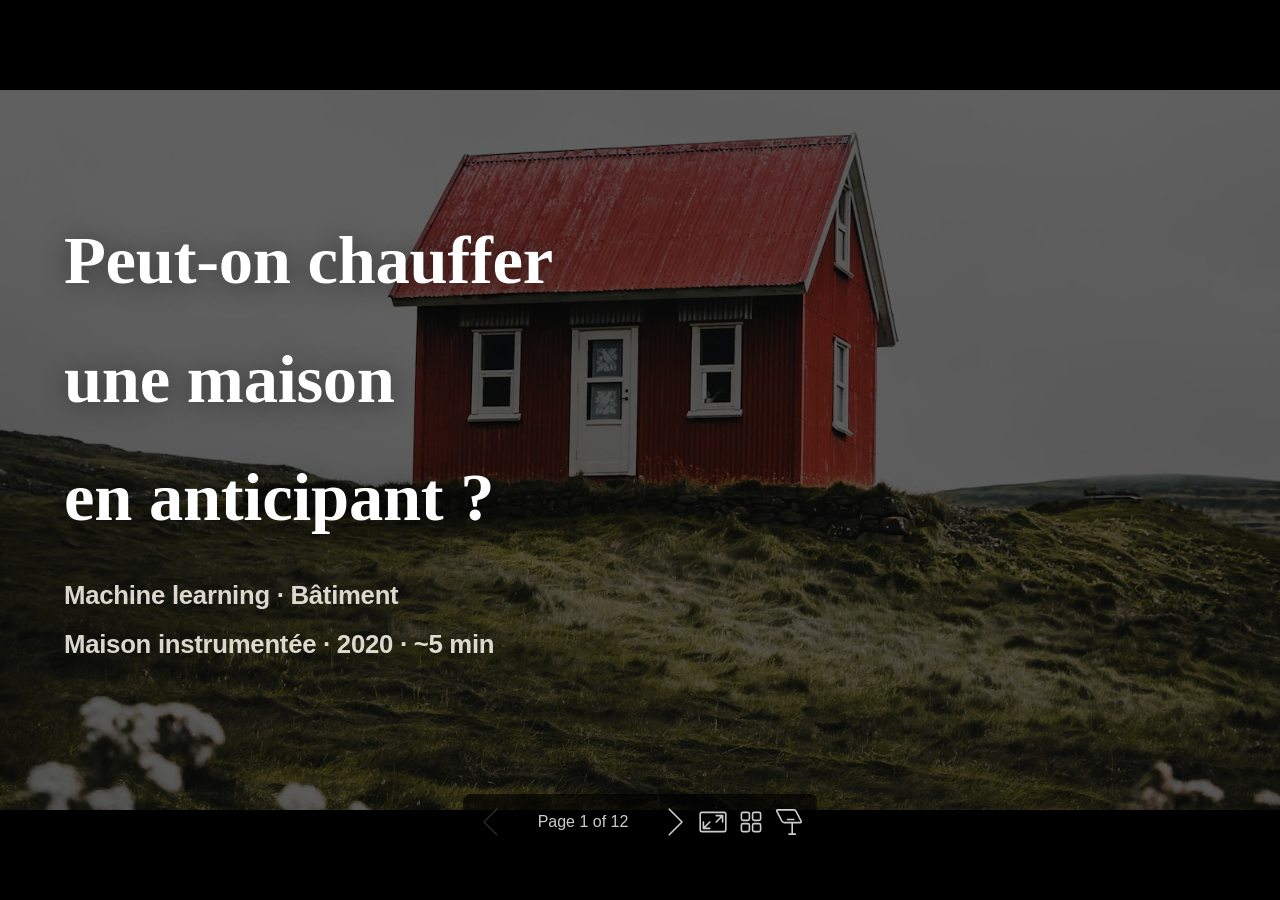
<file: docs/slides/presentation-recruteur-fr.html>
<!DOCTYPE html><html lang="C"><head><title>Peut-on chauffer</title><meta property="og:title" content="Peut-on chauffer"><meta charset="UTF-8"><meta name="viewport" content="width=device-width,height=device-height,initial-scale=1.0"><meta name="apple-mobile-web-app-capable" content="yes"><meta http-equiv="X-UA-Compatible" content="ie=edge"><meta property="og:type" content="website"><meta name="twitter:card" content="summary"><style>@media screen{body[data-bespoke-view=""] .bespoke-marp-parent>.bespoke-marp-osc>button,body[data-bespoke-view=next] .bespoke-marp-parent>.bespoke-marp-osc>button,body[data-bespoke-view=overview] button.bespoke-marp-overview-close,body[data-bespoke-view=presenter] .bespoke-marp-presenter-container .bespoke-marp-presenter-info-container .bespoke-marp-presenter-info-page-area .bespoke-marp-presenter-info-page,body[data-bespoke-view=presenter] .bespoke-marp-presenter-container .bespoke-marp-presenter-info-container button,body[data-bespoke-view=presenter] .bespoke-marp-presenter-container .bespoke-marp-presenter-note-container button{appearance:none;background-color:initial;border:0;color:inherit;cursor:pointer;font-size:inherit;opacity:.8;outline:none;padding:0;transition:opacity .2s linear;-webkit-tap-highlight-color:transparent}body[data-bespoke-view=""] .bespoke-marp-parent>.bespoke-marp-osc>button:disabled,body[data-bespoke-view=next] .bespoke-marp-parent>.bespoke-marp-osc>button:disabled,body[data-bespoke-view=overview] button.bespoke-marp-overview-close:disabled,body[data-bespoke-view=presenter] .bespoke-marp-presenter-container .bespoke-marp-presenter-info-container .bespoke-marp-presenter-info-page-area .bespoke-marp-presenter-info-page:disabled,body[data-bespoke-view=presenter] .bespoke-marp-presenter-container .bespoke-marp-presenter-info-container button:disabled,body[data-bespoke-view=presenter] .bespoke-marp-presenter-container .bespoke-marp-presenter-note-container button:disabled{cursor:not-allowed;opacity:.15!important}body[data-bespoke-view=""] .bespoke-marp-parent>.bespoke-marp-osc>button:hover,body[data-bespoke-view=next] .bespoke-marp-parent>.bespoke-marp-osc>button:hover,body[data-bespoke-view=overview] button.bespoke-marp-overview-close:hover,body[data-bespoke-view=presenter] .bespoke-marp-presenter-container .bespoke-marp-presenter-info-container .bespoke-marp-presenter-info-page-area .bespoke-marp-presenter-info-page:hover,body[data-bespoke-view=presenter] .bespoke-marp-presenter-container .bespoke-marp-presenter-info-container button:hover,body[data-bespoke-view=presenter] .bespoke-marp-presenter-container .bespoke-marp-presenter-note-container button:hover{opacity:1}body[data-bespoke-view=""] .bespoke-marp-parent>.bespoke-marp-osc>button:hover:active,body[data-bespoke-view=next] .bespoke-marp-parent>.bespoke-marp-osc>button:hover:active,body[data-bespoke-view=overview] button.bespoke-marp-overview-close:hover:active,body[data-bespoke-view=presenter] .bespoke-marp-presenter-container .bespoke-marp-presenter-info-container .bespoke-marp-presenter-info-page-area .bespoke-marp-presenter-info-page:hover:active,body[data-bespoke-view=presenter] .bespoke-marp-presenter-container .bespoke-marp-presenter-info-container button:hover:active,body[data-bespoke-view=presenter] .bespoke-marp-presenter-container .bespoke-marp-presenter-note-container button:hover:active{opacity:.6}body[data-bespoke-view=""] .bespoke-marp-parent>.bespoke-marp-osc>button:hover:not(:disabled),body[data-bespoke-view=next] .bespoke-marp-parent>.bespoke-marp-osc>button:hover:not(:disabled),body[data-bespoke-view=overview] button.bespoke-marp-overview-close:hover:not(:disabled),body[data-bespoke-view=presenter] .bespoke-marp-presenter-container .bespoke-marp-presenter-info-container .bespoke-marp-presenter-info-page-area .bespoke-marp-presenter-info-page:hover:not(:disabled),body[data-bespoke-view=presenter] .bespoke-marp-presenter-container .bespoke-marp-presenter-info-container button:hover:not(:disabled),body[data-bespoke-view=presenter] .bespoke-marp-presenter-container .bespoke-marp-presenter-note-container button:hover:not(:disabled){transition:none}body[data-bespoke-view=""] .bespoke-marp-parent>.bespoke-marp-osc>button[data-bespoke-marp-osc=prev],body[data-bespoke-view=next] .bespoke-marp-parent>.bespoke-marp-osc>button[data-bespoke-marp-osc=prev],body[data-bespoke-view=presenter] .bespoke-marp-presenter-container .bespoke-marp-presenter-info-container button.bespoke-marp-presenter-info-page-prev{background:#0000 url("[data-uri]") no-repeat 50%;background-size:contain;overflow:hidden;text-indent:100%;white-space:nowrap}body[data-bespoke-view=""] .bespoke-marp-parent>.bespoke-marp-osc>button[data-bespoke-marp-osc=next],body[data-bespoke-view=next] .bespoke-marp-parent>.bespoke-marp-osc>button[data-bespoke-marp-osc=next],body[data-bespoke-view=presenter] .bespoke-marp-presenter-container .bespoke-marp-presenter-info-container button.bespoke-marp-presenter-info-page-next{background:#0000 url("[data-uri]") no-repeat 50%;background-size:contain;overflow:hidden;text-indent:100%;white-space:nowrap}:is(body[data-bespoke-view=""],body[data-bespoke-view=next]) .bespoke-marp-parent>.bespoke-marp-osc>button[data-bespoke-marp-osc=fullscreen]{background:#0000 url("[data-uri]") no-repeat 50%;background-size:contain;overflow:hidden;text-indent:100%;white-space:nowrap}:is(body[data-bespoke-view=""],body[data-bespoke-view=next]) .bespoke-marp-parent>.bespoke-marp-osc>button.exit[data-bespoke-marp-osc=fullscreen]{background-image:url("[data-uri]")}:is(body[data-bespoke-view=""],body[data-bespoke-view=next]) .bespoke-marp-parent>.bespoke-marp-osc>button[data-bespoke-marp-osc=presenter]{background:#0000 url("[data-uri]") no-repeat 50%;background-size:contain;overflow:hidden;text-indent:100%;white-space:nowrap}body[data-bespoke-view=overview] button.bespoke-marp-overview-close,body[data-bespoke-view=presenter] .bespoke-marp-presenter-container .bespoke-marp-presenter-note-container button.bespoke-marp-presenter-note-bigger{background:#0000 url("[data-uri]") no-repeat 50%;background-size:contain;overflow:hidden;text-indent:100%;white-space:nowrap}body[data-bespoke-view=presenter] .bespoke-marp-presenter-container .bespoke-marp-presenter-note-container button.bespoke-marp-presenter-note-smaller{background:#0000 url("[data-uri]") no-repeat 50%;background-size:contain;overflow:hidden;text-indent:100%;white-space:nowrap}:is(body[data-bespoke-view=""],body[data-bespoke-view=next]) .bespoke-marp-parent>.bespoke-marp-osc>button[data-bespoke-marp-osc=overview]{background:#0000 url("[data-uri]") no-repeat 50%;background-size:contain;overflow:hidden;text-indent:100%;white-space:nowrap}}@keyframes __bespoke_marp_transition_reduced_outgoing__{0%{opacity:1}to{opacity:0}}@keyframes __bespoke_marp_transition_reduced_incoming__{0%{mix-blend-mode:plus-lighter;opacity:0}to{mix-blend-mode:plus-lighter;opacity:1}}.bespoke-marp-note,.bespoke-marp-osc,.bespoke-progress-parent{display:none;transition:none}@media screen{::view-transition-group(*){animation-duration:var(--marp-bespoke-transition-animation-duration,.5s);animation-timing-function:ease}::view-transition-new(*),::view-transition-old(*){animation-delay:0s;animation-direction:var(--marp-bespoke-transition-animation-direction,normal);animation-duration:var(--marp-bespoke-transition-animation-duration,.5s);animation-fill-mode:both;animation-name:var(--marp-bespoke-transition-animation-name,var(--marp-bespoke-transition-animation-name-fallback,__bespoke_marp_transition_no_animation__));mix-blend-mode:normal}::view-transition-old(*){--marp-bespoke-transition-animation-name-fallback:__bespoke_marp_transition_reduced_outgoing__;animation-timing-function:ease}::view-transition-new(*){--marp-bespoke-transition-animation-name-fallback:__bespoke_marp_transition_reduced_incoming__;animation-timing-function:ease}::view-transition-new(root),::view-transition-old(root){animation-timing-function:linear}::view-transition-new(__bespoke_marp_transition_osc__),::view-transition-old(__bespoke_marp_transition_osc__){animation-duration:0s!important;animation-name:__bespoke_marp_transition_osc__!important}::view-transition-new(__bespoke_marp_transition_osc__){opacity:0!important}.bespoke-marp-transition-warming-up::view-transition-group(*),.bespoke-marp-transition-warming-up::view-transition-new(*),.bespoke-marp-transition-warming-up::view-transition-old(*){animation-play-state:paused!important}body,html{height:100%;margin:0}body{background:#000;overflow:hidden}svg.bespoke-marp-slide{content-visibility:hidden;interactivity:inert;opacity:0;pointer-events:none;z-index:-1}svg.bespoke-marp-slide:not(.bespoke-marp-active) *{view-transition-name:none!important}svg.bespoke-marp-slide.bespoke-marp-active{content-visibility:visible;interactivity:auto;opacity:1;pointer-events:auto;z-index:0}svg.bespoke-marp-slide.bespoke-marp-active.bespoke-marp-active-ready *{animation-name:__bespoke_marp__!important}@supports not (content-visibility:hidden){svg.bespoke-marp-slide[data-bespoke-marp-load=hideable]{display:none}svg.bespoke-marp-slide[data-bespoke-marp-load=hideable].bespoke-marp-active{display:block}}}@media screen and (prefers-reduced-motion:reduce){svg.bespoke-marp-slide *{view-transition-name:none!important}}@media screen{[data-bespoke-marp-fragment=inactive]{visibility:hidden}:is(body[data-bespoke-view=""],body[data-bespoke-view=next]) .bespoke-marp-parent{inset:0;position:absolute}:is(body[data-bespoke-view=""],body[data-bespoke-view=next]) .bespoke-marp-parent>.bespoke-marp-osc{background:#000000a6;border-radius:7px;bottom:50px;color:#fff;contain:paint;display:block;font-family:Helvetica,Arial,sans-serif;font-size:16px;left:50%;line-height:0;opacity:1;padding:12px;position:absolute;touch-action:manipulation;transform:translateX(-50%);transition:opacity .2s linear;-webkit-user-select:none;user-select:none;view-transition-name:__bespoke_marp_transition_osc__;white-space:nowrap;will-change:transform;z-index:1}:is(body[data-bespoke-view=""],body[data-bespoke-view=next]) .bespoke-marp-parent>.bespoke-marp-osc>:where(*){margin-left:6px}:is(body[data-bespoke-view=""],body[data-bespoke-view=next]) .bespoke-marp-parent>.bespoke-marp-osc>:where(*):where(:first-child){margin-left:0}:is(body[data-bespoke-view=""],body[data-bespoke-view=next]) .bespoke-marp-parent>.bespoke-marp-osc>span{opacity:.8}:is(body[data-bespoke-view=""],body[data-bespoke-view=next]) .bespoke-marp-parent>.bespoke-marp-osc>span[data-bespoke-marp-osc=page]{display:inline-block;min-width:140px;text-align:center}:is(body[data-bespoke-view=""],body[data-bespoke-view=next]) .bespoke-marp-parent>.bespoke-marp-osc>button[data-bespoke-marp-osc=fullscreen],:is(body[data-bespoke-view=""],body[data-bespoke-view=next]) .bespoke-marp-parent>.bespoke-marp-osc>button[data-bespoke-marp-osc=next],:is(body[data-bespoke-view=""],body[data-bespoke-view=next]) .bespoke-marp-parent>.bespoke-marp-osc>button[data-bespoke-marp-osc=overview],:is(body[data-bespoke-view=""],body[data-bespoke-view=next]) .bespoke-marp-parent>.bespoke-marp-osc>button[data-bespoke-marp-osc=presenter],:is(body[data-bespoke-view=""],body[data-bespoke-view=next]) .bespoke-marp-parent>.bespoke-marp-osc>button[data-bespoke-marp-osc=prev]{height:32px;line-height:32px;width:32px}:is(body[data-bespoke-view=""],body[data-bespoke-view=next]) .bespoke-marp-parent.bespoke-marp-inactive{cursor:none}:is(body[data-bespoke-view=""],body[data-bespoke-view=next]) .bespoke-marp-parent.bespoke-marp-inactive>.bespoke-marp-osc{opacity:0;pointer-events:none}:is(body[data-bespoke-view=""],body[data-bespoke-view=next]) svg.bespoke-marp-slide{height:100%;left:0;position:absolute;top:0;width:100%}body[data-bespoke-view=""] .bespoke-progress-parent{background:#222;display:flex;height:5px;width:100%}body[data-bespoke-view=""] .bespoke-progress-parent+:where(.bespoke-marp-parent){top:5px}body[data-bespoke-view=""] .bespoke-progress-parent .bespoke-progress-bar{background:#0288d1;flex:0 0 0;transition:flex-basis .2s cubic-bezier(0,1,1,1)}body[data-bespoke-view=next]{background:#0000}body[data-bespoke-view=presenter]{background:#161616}body[data-bespoke-view=presenter] .bespoke-marp-presenter-container{display:grid;font-family:Helvetica,Arial,sans-serif;grid-template:"current dragbar next" minmax(140px,1fr) "current dragbar note" 2fr "info    dragbar note" 3em;grid-template-columns:minmax(3px,var(--bespoke-marp-presenter-split-ratio,66%)) 0 minmax(3px,1fr);height:100%;left:0;position:absolute;top:0;width:100%}body[data-bespoke-view=presenter] .bespoke-marp-presenter-container :where(.bespoke-marp-parent){grid-area:current;overflow:hidden;position:relative}body[data-bespoke-view=presenter] .bespoke-marp-presenter-container :where(.bespoke-marp-parent) :where(svg.bespoke-marp-slide){height:calc(100% - 40px);left:20px;pointer-events:none;position:absolute;top:20px;-webkit-user-select:none;user-select:none;width:calc(100% - 40px)}body[data-bespoke-view=presenter] .bespoke-marp-presenter-container :where(.bespoke-marp-parent) :where(svg.bespoke-marp-slide).bespoke-marp-active{filter:drop-shadow(0 3px 10px rgba(0,0,0,.5))}body[data-bespoke-view=presenter] .bespoke-marp-presenter-container .bespoke-marp-presenter-dragbar-container{background:#0288d1;cursor:col-resize;grid-area:dragbar;margin-left:-3px;opacity:0;position:relative;transition:opacity .4s linear .1s;width:6px;z-index:10}body[data-bespoke-view=presenter] .bespoke-marp-presenter-container .bespoke-marp-presenter-dragbar-container:hover{opacity:1}body[data-bespoke-view=presenter] .bespoke-marp-presenter-container .bespoke-marp-presenter-dragbar-container.active{opacity:1;transition-delay:0s}body[data-bespoke-view=presenter] .bespoke-marp-presenter-container .bespoke-marp-presenter-next-container{background:#222;cursor:pointer;display:none;grid-area:next;overflow:hidden;position:relative}body[data-bespoke-view=presenter] .bespoke-marp-presenter-container .bespoke-marp-presenter-next-container.active{display:block}body[data-bespoke-view=presenter] .bespoke-marp-presenter-container .bespoke-marp-presenter-next-container iframe.bespoke-marp-presenter-next{background:#0000;border:0;display:block;filter:drop-shadow(0 3px 10px rgba(0,0,0,.5));height:calc(100% - 40px);left:20px;pointer-events:none;position:absolute;interactivity:inert;top:20px;-webkit-user-select:none;user-select:none;width:calc(100% - 40px)}body[data-bespoke-view=presenter] .bespoke-marp-presenter-container .bespoke-marp-presenter-note-container{background:#222;color:#eee;grid-area:note;position:relative;z-index:1}body[data-bespoke-view=presenter] .bespoke-marp-presenter-container .bespoke-marp-presenter-note-container button{height:1.5em;line-height:1.5em;width:1.5em}body[data-bespoke-view=presenter] .bespoke-marp-presenter-container .bespoke-marp-presenter-note-container .bespoke-marp-presenter-note-wrapper{display:block;inset:0;position:absolute}body[data-bespoke-view=presenter] .bespoke-marp-presenter-container .bespoke-marp-presenter-note-container .bespoke-marp-presenter-note-buttons{background:#000000a6;border-radius:4px;bottom:0;display:flex;gap:4px;margin:12px;opacity:0;padding:6px;pointer-events:none;position:absolute;right:0;transition:opacity .2s linear}body[data-bespoke-view=presenter] .bespoke-marp-presenter-container .bespoke-marp-presenter-note-container .bespoke-marp-presenter-note-buttons:focus-within,body[data-bespoke-view=presenter] .bespoke-marp-presenter-container .bespoke-marp-presenter-note-container .bespoke-marp-presenter-note-wrapper:focus-within+.bespoke-marp-presenter-note-buttons,body[data-bespoke-view=presenter] .bespoke-marp-presenter-container .bespoke-marp-presenter-note-container:hover .bespoke-marp-presenter-note-buttons{opacity:1;pointer-events:auto}body[data-bespoke-view=presenter] .bespoke-marp-presenter-container .bespoke-marp-presenter-note-container .bespoke-marp-note{box-sizing:border-box;font-size:calc(1.1em*var(--bespoke-marp-note-font-scale, 1));height:calc(100% - 40px);margin:20px;overflow:auto;padding-right:3px;white-space:pre-wrap;width:calc(100% - 40px);word-wrap:break-word;scrollbar-color:#eeeeee80 #0000;scrollbar-width:thin}body[data-bespoke-view=presenter] .bespoke-marp-presenter-container .bespoke-marp-presenter-note-container .bespoke-marp-note::-webkit-scrollbar{width:6px}body[data-bespoke-view=presenter] .bespoke-marp-presenter-container .bespoke-marp-presenter-note-container .bespoke-marp-note::-webkit-scrollbar-track{background:#0000}body[data-bespoke-view=presenter] .bespoke-marp-presenter-container .bespoke-marp-presenter-note-container .bespoke-marp-note::-webkit-scrollbar-thumb{background:#eeeeee80;border-radius:6px}body[data-bespoke-view=presenter] .bespoke-marp-presenter-container .bespoke-marp-presenter-note-container .bespoke-marp-note:empty{pointer-events:none}body[data-bespoke-view=presenter] .bespoke-marp-presenter-container .bespoke-marp-presenter-note-container .bespoke-marp-note.active{display:block}body[data-bespoke-view=presenter] .bespoke-marp-presenter-container .bespoke-marp-presenter-note-container .bespoke-marp-note p:first-child{margin-top:0}body[data-bespoke-view=presenter] .bespoke-marp-presenter-container .bespoke-marp-presenter-note-container .bespoke-marp-note p:last-child{margin-bottom:0}body[data-bespoke-view=presenter] .bespoke-marp-presenter-container .bespoke-marp-presenter-info-container{align-items:center;box-sizing:border-box;color:#eee;display:flex;flex-wrap:nowrap;grid-area:info;justify-content:center;overflow:hidden;padding:0 10px}body[data-bespoke-view=presenter] .bespoke-marp-presenter-container .bespoke-marp-presenter-info-container :is(.bespoke-marp-presenter-info-page-area,.bespoke-marp-presenter-info-time,.bespoke-marp-presenter-info-timer){box-sizing:border-box;display:block;padding:0 10px;white-space:nowrap;width:100%}body[data-bespoke-view=presenter] .bespoke-marp-presenter-container .bespoke-marp-presenter-info-container button{height:1.5em;line-height:1.5em;width:1.5em}body[data-bespoke-view=presenter] .bespoke-marp-presenter-container .bespoke-marp-presenter-info-container .bespoke-marp-presenter-info-page-area{order:2;text-align:center}body[data-bespoke-view=presenter] .bespoke-marp-presenter-container .bespoke-marp-presenter-info-container .bespoke-marp-presenter-info-page-area .bespoke-marp-presenter-info-page{display:inline-block;min-width:120px;text-align:center}body[data-bespoke-view=presenter] .bespoke-marp-presenter-container .bespoke-marp-presenter-info-container .bespoke-marp-presenter-info-time{color:#999;order:1;text-align:left}body[data-bespoke-view=presenter] .bespoke-marp-presenter-container .bespoke-marp-presenter-info-container .bespoke-marp-presenter-info-timer{color:#999;order:3;text-align:right}body[data-bespoke-view=presenter] .bespoke-marp-presenter-container .bespoke-marp-presenter-info-container .bespoke-marp-presenter-info-timer:hover{cursor:pointer}body[data-bespoke-view=overview]{background:#161616;overflow:auto}body[data-bespoke-view=overview] [data-bespoke-marp-fragment=inactive]{visibility:visible}body[data-bespoke-view=overview] .bespoke-marp-overview-header{backdrop-filter:blur(4px);background:#222222d9;box-shadow:0 3px 10px #00000080;box-sizing:border-box;display:flex;height:48px;inset:0 0 auto;justify-content:flex-end;padding:10px;position:fixed;z-index:1}body[data-bespoke-view=overview] button.bespoke-marp-overview-close{height:28px;line-height:28px;transform:rotate(45deg);width:28px}body[data-bespoke-view=overview] .bespoke-marp-parent{display:grid;gap:40px;grid-template-columns:repeat(auto-fit,minmax(0,240px));justify-content:space-around;padding:30px}body[data-bespoke-view=overview] .bespoke-marp-parent svg.bespoke-marp-slide{--bov-selected:#0000;--bov-focus:#161616;--bov-focus-outline:#0000;background-image:conic-gradient(#161616 0 0),conic-gradient(var(--bov-focus) 0 0),conic-gradient(var(--bov-focus-outline) 0 0),conic-gradient(var(--bov-selected) 0 0);background-position:5px 5px,3px 3px,2px 2px,0 0;background-repeat:no-repeat;background-size:calc(100% - 10px) calc(100% - 10px),calc(100% - 6px) calc(100% - 6px),calc(100% - 4px) calc(100% - 4px),100% 100%;content-visibility:visible;cursor:pointer;filter:drop-shadow(0 3px 10px rgba(0,0,0,.5));margin:-6px;padding:6px;interactivity:auto;opacity:1;outline:0;pointer-events:auto;scroll-margin-block:30px;width:100%;z-index:0}body[data-bespoke-view=overview] .bespoke-marp-parent svg.bespoke-marp-slide *,body[data-bespoke-view=overview] .bespoke-marp-parent svg.bespoke-marp-slide.bespoke-marp-active *{pointer-events:none;interactivity:inert}body[data-bespoke-view=overview] .bespoke-marp-parent :is(svg.bespoke-marp-slide:active,svg.bespoke-marp-slide:focus-visible,svg.bespoke-marp-slide:hover){--bov-focus-outline:#161616}body[data-bespoke-view=overview] .bespoke-marp-parent svg.bespoke-marp-slide:focus-visible,body[data-bespoke-view=overview] .bespoke-marp-parent svg.bespoke-marp-slide:hover{--bov-focus:#999}body[data-bespoke-view=overview] .bespoke-marp-parent svg.bespoke-marp-slide:active{--bov-focus:#eee}body[data-bespoke-view=overview] .bespoke-marp-parent svg.bespoke-marp-slide.bespoke-marp-active{--bov-selected:#0288d1}body[data-bespoke-view=overview]:has(.bespoke-marp-overview-header) .bespoke-marp-parent{padding-top:78px}body[data-bespoke-view=overview]:has(.bespoke-marp-overview-header) .bespoke-marp-parent svg.bespoke-marp-slide{scroll-margin-top:78px}.bespoke-marp-overview{background:#000000a6;inset:0;opacity:0;pointer-events:none;position:fixed;transition:opacity .1s ease;z-index:10}.bespoke-marp-overview iframe{background:#222;border:0;display:block;height:100%;left:0;position:absolute;top:0;width:100%}.bespoke-marp-overview[data-open="1"]{opacity:1;pointer-events:auto}}@media print{.bespoke-marp-overview,.bespoke-marp-presenter-info-container,.bespoke-marp-presenter-next-container,.bespoke-marp-presenter-note-container{display:none}}</style><style>div#\:\$p > svg > foreignObject > section{width:1280px;height:720px;box-sizing:border-box;overflow:hidden;position:relative;scroll-snap-align:center center;-webkit-text-size-adjust:100%;text-size-adjust:100%}div#\:\$p > svg > foreignObject > section::after{bottom:0;content:attr(data-marpit-pagination);padding:inherit;pointer-events:none;position:absolute;right:0}div#\:\$p > svg > foreignObject > section:not([data-marpit-pagination])::after{display:none}div#\:\$p > svg > foreignObject > section :where(:is(h1, marp-h1)){font-size:2em;margin-block:0.67em}div#\:\$p > svg > foreignObject > section section:where(:is(h1, marp-h1)){--marpit-root-font-size: 2em}div#\:\$p > svg > foreignObject > section video::-webkit-media-controls{will-change:transform}@page {size:1280px 720px;margin:0}@media print{html, body{background-color:#fff;margin:0;page-break-inside:avoid;break-inside:avoid-page}div#\:\$p > svg > foreignObject > section{page-break-before:always;break-before:page}div#\:\$p > svg > foreignObject > section, div#\:\$p > svg > foreignObject > section *{-webkit-print-color-adjust:exact!important;animation-delay:0s!important;animation-duration:0s!important;color-adjust:exact!important;print-color-adjust:exact!important;transition:none!important}div#\:\$p > svg[data-marpit-svg]{display:block;height:100vh;width:100vw}}div#\:\$p > svg > foreignObject > section{--fgColor-danger:light-dark(#d1242f, #f85149);--bgColor-attention-muted:light-dark(#fff8c5, #bb800926);--bgColor-muted:light-dark(#f6f8fa, #151b23);--bgColor-neutral-muted:light-dark(#818b981f, #656c7633);--borderColor-accent-emphasis:light-dark(#0969da, #1f6feb);--borderColor-attention-emphasis:light-dark(#9a6700, #9e6a03);--borderColor-danger-emphasis:light-dark(#cf222e, #da3633);--borderColor-default:light-dark(#d1d9e0, #3d444d);--borderColor-done-emphasis:light-dark(#8250df, #8957e5);--borderColor-success-emphasis:light-dark(#1a7f37, #238636);--color-prettylights-syntax-brackethighlighter-angle:light-dark(#59636e, #9198a1);--color-prettylights-syntax-brackethighlighter-unmatched:light-dark(#82071e, #f85149);--color-prettylights-syntax-carriage-return-bg:light-dark(#cf222e, #b62324);--color-prettylights-syntax-carriage-return-text:light-dark(#f6f8fa, #f0f6fc);--color-prettylights-syntax-comment:light-dark(#59636e, #9198a1);--color-prettylights-syntax-constant:light-dark(#0550ae, #79c0ff);--color-prettylights-syntax-constant-other-reference-link:light-dark(#0a3069, #a5d6ff);--color-prettylights-syntax-entity:light-dark(#6639ba, #d2a8ff);--color-prettylights-syntax-entity-tag:light-dark(#0550ae, #7ee787);--color-prettylights-syntax-invalid-illegal-text:light-dark(var(--fgColor-danger), var(--fgColor-danger));--color-prettylights-syntax-keyword:light-dark(#cf222e, #ff7b72);--color-prettylights-syntax-markup-changed-bg:light-dark(#ffd8b5, #5a1e02);--color-prettylights-syntax-markup-changed-text:light-dark(#953800, #ffdfb6);--color-prettylights-syntax-markup-deleted-bg:light-dark(#ffebe9, #67060c);--color-prettylights-syntax-markup-deleted-text:light-dark(#82071e, #ffdcd7);--color-prettylights-syntax-markup-heading:light-dark(#0550ae, #1f6feb);--color-prettylights-syntax-markup-ignored-bg:light-dark(#0550ae, #1158c7);--color-prettylights-syntax-markup-ignored-text:light-dark(#d1d9e0, #f0f6fc);--color-prettylights-syntax-markup-inserted-bg:light-dark(#dafbe1, #033a16);--color-prettylights-syntax-markup-inserted-text:light-dark(#116329, #aff5b4);--color-prettylights-syntax-markup-list:light-dark(#3b2300, #f2cc60);--color-prettylights-syntax-meta-diff-range:light-dark(#8250df, #d2a8ff);--color-prettylights-syntax-string:light-dark(#0a3069, #a5d6ff);--color-prettylights-syntax-string-regexp:light-dark(#116329, #7ee787);--color-prettylights-syntax-sublimelinter-gutter-mark:light-dark(#818b98, #3d444d);--color-prettylights-syntax-variable:light-dark(#953800, #ffa657);--fgColor-accent:light-dark(#0969da, #4493f8);--fgColor-attention:light-dark(#9a6700, #d29922);--fgColor-done:light-dark(#8250df, #ab7df8);--fgColor-muted:light-dark(#59636e, #9198a1);--fgColor-success:light-dark(#1a7f37, #3fb950);--bgColor-default:light-dark(#fff, #0d1117);--borderColor-muted:light-dark(#d1d9e0b3, #3d444db3);--color-prettylights-syntax-invalid-illegal-bg:light-dark(var(--bgColor-danger-muted), var(--bgColor-danger-muted));--color-prettylights-syntax-markup-bold:light-dark(#1f2328, #f0f6fc);--color-prettylights-syntax-markup-italic:light-dark(#1f2328, #f0f6fc);--color-prettylights-syntax-storage-modifier-import:light-dark(#1f2328, #f0f6fc);--fgColor-default:light-dark(#1f2328, #f0f6fc);--focus-outlineColor:light-dark(var(--borderColor-accent-emphasis), var(--borderColor-accent-emphasis));--borderColor-neutral-muted:light-dark(var(--borderColor-muted), var(--borderColor-muted));--base-size-16:calc(var(--marpit-root-font-size, 1rem) * 1);--base-size-24:calc(var(--marpit-root-font-size, 1rem) * 1.5);--base-size-4:calc(var(--marpit-root-font-size, 1rem) * 0.25);--base-size-40:calc(var(--marpit-root-font-size, 1rem) * 2.5);--base-size-8:calc(var(--marpit-root-font-size, 1rem) * 0.5);--base-text-weight-medium:500;--base-text-weight-normal:400;--base-text-weight-semibold:600;--fontStack-monospace:ui-monospace, SFMono-Regular, SF Mono, Menlo, Consolas, Liberation Mono, monospace;--fontStack-sansSerif:-apple-system, BlinkMacSystemFont, "Segoe UI", "Noto Sans", Helvetica, Arial, sans-serif, "Apple Color Emoji", "Segoe UI Emoji";}/*!
 * Marp default theme.
 *
 * @theme default
 * @author Yuki Hattori
 *
 * @auto-scaling true
 * @size 16:9 1280px 720px
 * @size 4:3 960px 720px
 */div#\:\$p > svg > foreignObject > section [data-theme=light],div#\:\$p > svg > foreignObject > section{color-scheme:light}div#\:\$p > svg > foreignObject > section [data-theme=dark],div#\:\$p > svg > foreignObject > section:where(.invert){color-scheme:dark}div#\:\$p > svg > foreignObject > section{-ms-text-size-adjust:100%;-webkit-text-size-adjust:100%;margin:0;font-weight:var(--base-text-weight-normal, 400);color:var(--fgColor-default);background-color:var(--bgColor-default);font-family:var(--fontStack-sansSerif, -apple-system, BlinkMacSystemFont, "Segoe UI", "Noto Sans", Helvetica, Arial, sans-serif, "Apple Color Emoji", "Segoe UI Emoji");font-size:16px;line-height:1.5;word-wrap:break-word}div#\:\$p > svg > foreignObject > section{--marpit-root-font-size:16px}div#\:\$p > svg > foreignObject > section a{text-decoration:underline;text-underline-offset:calc(var(--marpit-root-font-size, 1rem) * .2)}div#\:\$p > svg > foreignObject > section :is(h1, marp-h1):hover .anchor .octicon-link:before,div#\:\$p > svg > foreignObject > section :is(h2, marp-h2):hover .anchor .octicon-link:before,div#\:\$p > svg > foreignObject > section :is(h3, marp-h3):hover .anchor .octicon-link:before,div#\:\$p > svg > foreignObject > section :is(h4, marp-h4):hover .anchor .octicon-link:before,div#\:\$p > svg > foreignObject > section :is(h5, marp-h5):hover .anchor .octicon-link:before,div#\:\$p > svg > foreignObject > section :is(h6, marp-h6):hover .anchor .octicon-link:before{width:16px;height:16px;content:" ";display:inline-block;background-color:currentColor;-webkit-mask-image:url('data:image/svg+xml;charset=utf-8,<svg xmlns="http://www.w3.org/2000/svg" aria-hidden="true" viewBox="0 0 16 16"><path fill-rule="evenodd" d="M7.775 3.275a.75.75 0 0 0 1.06 1.06l1.25-1.25a2 2 0 1 1 2.83 2.83l-2.5 2.5a2 2 0 0 1-2.83 0 .75.75 0 0 0-1.06 1.06 3.5 3.5 0 0 0 4.95 0l2.5-2.5a3.5 3.5 0 0 0-4.95-4.95zm-4.69 9.64a2 2 0 0 1 0-2.83l2.5-2.5a2 2 0 0 1 2.83 0 .75.75 0 0 0 1.06-1.06 3.5 3.5 0 0 0-4.95 0l-2.5 2.5a3.5 3.5 0 0 0 4.95 4.95l1.25-1.25a.75.75 0 0 0-1.06-1.06l-1.25 1.25a2 2 0 0 1-2.83 0"/></svg>');mask-image:url('data:image/svg+xml;charset=utf-8,<svg xmlns="http://www.w3.org/2000/svg" aria-hidden="true" viewBox="0 0 16 16"><path fill-rule="evenodd" d="M7.775 3.275a.75.75 0 0 0 1.06 1.06l1.25-1.25a2 2 0 1 1 2.83 2.83l-2.5 2.5a2 2 0 0 1-2.83 0 .75.75 0 0 0-1.06 1.06 3.5 3.5 0 0 0 4.95 0l2.5-2.5a3.5 3.5 0 0 0-4.95-4.95zm-4.69 9.64a2 2 0 0 1 0-2.83l2.5-2.5a2 2 0 0 1 2.83 0 .75.75 0 0 0 1.06-1.06 3.5 3.5 0 0 0-4.95 0l-2.5 2.5a3.5 3.5 0 0 0 4.95 4.95l1.25-1.25a.75.75 0 0 0-1.06-1.06l-1.25 1.25a2 2 0 0 1-2.83 0"/></svg>')}div#\:\$p > svg > foreignObject > section details,div#\:\$p > svg > foreignObject > section figcaption,div#\:\$p > svg > foreignObject > section figure{display:block}div#\:\$p > svg > foreignObject > section summary{display:list-item}div#\:\$p > svg > foreignObject > section [hidden]{display:none!important}div#\:\$p > svg > foreignObject > section a{background-color:transparent;color:var(--fgColor-accent);text-decoration:none}div#\:\$p > svg > foreignObject > section abbr[title]{border-bottom:none;-webkit-text-decoration:underline dotted;text-decoration:underline dotted}div#\:\$p > svg > foreignObject > section b,div#\:\$p > svg > foreignObject > section strong{font-weight:var(--base-text-weight-semibold, 600)}div#\:\$p > svg > foreignObject > section dfn{font-style:italic}div#\:\$p > svg > foreignObject > section :is(h1, marp-h1){margin:.67em 0;font-weight:var(--base-text-weight-semibold, 600);padding-bottom:.3em;font-size:2em;border-bottom:1px solid var(--borderColor-muted)}div#\:\$p > svg > foreignObject > section mark{background-color:var(--bgColor-attention-muted);color:var(--fgColor-default)}div#\:\$p > svg > foreignObject > section small{font-size:90%}div#\:\$p > svg > foreignObject > section sub,div#\:\$p > svg > foreignObject > section sup{font-size:75%;line-height:0;position:relative;vertical-align:baseline}div#\:\$p > svg > foreignObject > section sub{bottom:-.25em}div#\:\$p > svg > foreignObject > section sup{top:-.5em}div#\:\$p > svg > foreignObject > section img{border-style:none;max-width:100%;box-sizing:content-box}div#\:\$p > svg > foreignObject > section code,div#\:\$p > svg > foreignObject > section kbd,div#\:\$p > svg > foreignObject > section :is(pre, marp-pre),div#\:\$p > svg > foreignObject > section samp{font-family:monospace;font-size:1em}div#\:\$p > svg > foreignObject > section figure{margin:1em var(--base-size-40)}div#\:\$p > svg > foreignObject > section hr{box-sizing:content-box;overflow:hidden;background:transparent;height:.25em;padding:0;margin:var(--base-size-24) 0;background-color:var(--borderColor-default);border:0}div#\:\$p > svg > foreignObject > section input{font:inherit;margin:0;overflow:visible;font-family:inherit;font-size:inherit;line-height:inherit}div#\:\$p > svg > foreignObject > section [type=button],div#\:\$p > svg > foreignObject > section [type=reset],div#\:\$p > svg > foreignObject > section [type=submit]{-webkit-appearance:button;-moz-appearance:button;appearance:button}div#\:\$p > svg > foreignObject > section [type=checkbox],div#\:\$p > svg > foreignObject > section [type=radio]{box-sizing:border-box;padding:0}div#\:\$p > svg > foreignObject > section [type=number]::-webkit-inner-spin-button,div#\:\$p > svg > foreignObject > section [type=number]::-webkit-outer-spin-button{height:auto}div#\:\$p > svg > foreignObject > section [type=search]::-webkit-search-cancel-button,div#\:\$p > svg > foreignObject > section [type=search]::-webkit-search-decoration{-webkit-appearance:none;appearance:none}div#\:\$p > svg > foreignObject > section ::-webkit-input-placeholder{color:inherit;opacity:.54}div#\:\$p > svg > foreignObject > section ::-webkit-file-upload-button{-webkit-appearance:button;appearance:button;font:inherit}div#\:\$p > svg > foreignObject > section a:hover{text-decoration:underline}div#\:\$p > svg > foreignObject > section ::-moz-placeholder{color:var(--fgColor-muted);opacity:1}div#\:\$p > svg > foreignObject > section ::placeholder{color:var(--fgColor-muted);opacity:1}div#\:\$p > svg > foreignObject > section hr:after,div#\:\$p > svg > foreignObject > section hr:before{display:table;content:""}div#\:\$p > svg > foreignObject > section hr:after{clear:both}div#\:\$p > svg > foreignObject > section table{border-spacing:0;border-collapse:collapse;display:block;width:-moz-max-content;width:max-content;max-width:100%;overflow:auto;font-variant:tabular-nums}div#\:\$p > svg > foreignObject > section td,div#\:\$p > svg > foreignObject > section th{padding:0}div#\:\$p > svg > foreignObject > section details summary{cursor:pointer}div#\:\$p > svg > foreignObject > section [role=button]:focus,div#\:\$p > svg > foreignObject > section a:focus,div#\:\$p > svg > foreignObject > section input[type=checkbox]:focus,div#\:\$p > svg > foreignObject > section input[type=radio]:focus{outline:2px solid var(--focus-outlineColor);outline-offset:-2px;box-shadow:none}div#\:\$p > svg > foreignObject > section [role=button]:focus:not(:focus-visible),div#\:\$p > svg > foreignObject > section a:focus:not(:focus-visible),div#\:\$p > svg > foreignObject > section input[type=checkbox]:focus:not(:focus-visible),div#\:\$p > svg > foreignObject > section input[type=radio]:focus:not(:focus-visible){outline:1px solid transparent}div#\:\$p > svg > foreignObject > section [role=button]:focus-visible,div#\:\$p > svg > foreignObject > section a:focus-visible,div#\:\$p > svg > foreignObject > section input[type=checkbox]:focus-visible,div#\:\$p > svg > foreignObject > section input[type=radio]:focus-visible{outline:2px solid var(--focus-outlineColor);outline-offset:-2px;box-shadow:none}div#\:\$p > svg > foreignObject > section a:not([class]):focus,div#\:\$p > svg > foreignObject > section a:not([class]):focus-visible,div#\:\$p > svg > foreignObject > section input[type=checkbox]:focus,div#\:\$p > svg > foreignObject > section input[type=checkbox]:focus-visible,div#\:\$p > svg > foreignObject > section input[type=radio]:focus,div#\:\$p > svg > foreignObject > section input[type=radio]:focus-visible{outline-offset:0}div#\:\$p > svg > foreignObject > section kbd{display:inline-block;padding:var(--base-size-4);font:11px var(--fontStack-monospace, ui-monospace, SFMono-Regular, SF Mono, Menlo, Consolas, Liberation Mono, monospace);line-height:10px;color:var(--fgColor-default);vertical-align:middle;background-color:var(--bgColor-muted);border-bottom-color:var(--borderColor-neutral-muted);border:1px solid var(--borderColor-neutral-muted);border-radius:6px;box-shadow:inset 0 -1px 0 var(--borderColor-neutral-muted)}div#\:\$p > svg > foreignObject > section :is(h1, marp-h1),div#\:\$p > svg > foreignObject > section :is(h2, marp-h2),div#\:\$p > svg > foreignObject > section :is(h3, marp-h3),div#\:\$p > svg > foreignObject > section :is(h4, marp-h4),div#\:\$p > svg > foreignObject > section :is(h5, marp-h5),div#\:\$p > svg > foreignObject > section :is(h6, marp-h6){margin-top:var(--base-size-24);margin-bottom:var(--base-size-16);font-weight:var(--base-text-weight-semibold, 600);line-height:1.25}div#\:\$p > svg > foreignObject > section :is(h2, marp-h2){padding-bottom:.3em;font-size:1.5em;border-bottom:1px solid var(--borderColor-muted)}div#\:\$p > svg > foreignObject > section :is(h2, marp-h2),div#\:\$p > svg > foreignObject > section :is(h3, marp-h3){font-weight:var(--base-text-weight-semibold, 600)}div#\:\$p > svg > foreignObject > section :is(h3, marp-h3){font-size:1.25em}div#\:\$p > svg > foreignObject > section :is(h4, marp-h4){font-size:1em}div#\:\$p > svg > foreignObject > section :is(h4, marp-h4),div#\:\$p > svg > foreignObject > section :is(h5, marp-h5){font-weight:var(--base-text-weight-semibold, 600)}div#\:\$p > svg > foreignObject > section :is(h5, marp-h5){font-size:.875em}div#\:\$p > svg > foreignObject > section :is(h6, marp-h6){font-weight:var(--base-text-weight-semibold, 600);font-size:.85em;color:var(--fgColor-muted)}div#\:\$p > svg > foreignObject > section p{margin-top:0;margin-bottom:10px}div#\:\$p > svg > foreignObject > section blockquote{margin:0;padding:0 1em;color:var(--fgColor-muted);border-left:.25em solid var(--borderColor-default)}div#\:\$p > svg > foreignObject > section ol,div#\:\$p > svg > foreignObject > section ul{margin-top:0;margin-bottom:0;padding-left:2em}div#\:\$p > svg > foreignObject > section ol ol,div#\:\$p > svg > foreignObject > section ul ol{list-style-type:lower-roman}div#\:\$p > svg > foreignObject > section ol ol ol,div#\:\$p > svg > foreignObject > section ol ul ol,div#\:\$p > svg > foreignObject > section ul ol ol,div#\:\$p > svg > foreignObject > section ul ul ol{list-style-type:lower-alpha}div#\:\$p > svg > foreignObject > section dd{margin-left:0}div#\:\$p > svg > foreignObject > section code,div#\:\$p > svg > foreignObject > section :is(pre, marp-pre),div#\:\$p > svg > foreignObject > section samp,div#\:\$p > svg > foreignObject > section tt{font-family:var(--fontStack-monospace, ui-monospace, SFMono-Regular, SF Mono, Menlo, Consolas, Liberation Mono, monospace);font-size:12px}div#\:\$p > svg > foreignObject > section :is(pre, marp-pre){margin-top:0;margin-bottom:0;word-wrap:normal}div#\:\$p > svg > foreignObject > section .octicon{display:inline-block;overflow:visible!important;vertical-align:text-bottom;fill:currentColor}div#\:\$p > svg > foreignObject > section input::-webkit-inner-spin-button,div#\:\$p > svg > foreignObject > section input::-webkit-outer-spin-button{margin:0;-webkit-appearance:none;appearance:none}div#\:\$p > svg > foreignObject > section .mr-2{margin-right:var(--base-size-8, 8px)!important}div#\:\$p > svg > foreignObject > section:after,div#\:\$p > svg > foreignObject > section:before{display:table}div#\:\$p > svg > foreignObject > section:after{clear:both}div#\:\$p > svg > foreignObject > section>:first-child{margin-top:0!important}div#\:\$p > svg > foreignObject > section>:last-child{margin-bottom:0!important}div#\:\$p > svg > foreignObject > section a:not([href]){color:inherit;text-decoration:none}div#\:\$p > svg > foreignObject > section .absent{color:var(--fgColor-danger)}div#\:\$p > svg > foreignObject > section .anchor{float:left;padding-right:var(--base-size-4);margin-left:-20px;line-height:1}div#\:\$p > svg > foreignObject > section .anchor:focus{outline:none}div#\:\$p > svg > foreignObject > section blockquote,div#\:\$p > svg > foreignObject > section details,div#\:\$p > svg > foreignObject > section dl,div#\:\$p > svg > foreignObject > section ol,div#\:\$p > svg > foreignObject > section p,div#\:\$p > svg > foreignObject > section :is(pre, marp-pre),div#\:\$p > svg > foreignObject > section table,div#\:\$p > svg > foreignObject > section ul{margin-top:0;margin-bottom:var(--base-size-16)}div#\:\$p > svg > foreignObject > section blockquote>:first-child{margin-top:0}div#\:\$p > svg > foreignObject > section blockquote>:last-child{margin-bottom:0}div#\:\$p > svg > foreignObject > section :is(h1, marp-h1) .octicon-link,div#\:\$p > svg > foreignObject > section :is(h2, marp-h2) .octicon-link,div#\:\$p > svg > foreignObject > section :is(h3, marp-h3) .octicon-link,div#\:\$p > svg > foreignObject > section :is(h4, marp-h4) .octicon-link,div#\:\$p > svg > foreignObject > section :is(h5, marp-h5) .octicon-link,div#\:\$p > svg > foreignObject > section :is(h6, marp-h6) .octicon-link{color:var(--fgColor-default);vertical-align:middle;visibility:hidden}div#\:\$p > svg > foreignObject > section :is(h1, marp-h1):hover .anchor,div#\:\$p > svg > foreignObject > section :is(h2, marp-h2):hover .anchor,div#\:\$p > svg > foreignObject > section :is(h3, marp-h3):hover .anchor,div#\:\$p > svg > foreignObject > section :is(h4, marp-h4):hover .anchor,div#\:\$p > svg > foreignObject > section :is(h5, marp-h5):hover .anchor,div#\:\$p > svg > foreignObject > section :is(h6, marp-h6):hover .anchor{text-decoration:none}div#\:\$p > svg > foreignObject > section :is(h1, marp-h1):hover .anchor .octicon-link,div#\:\$p > svg > foreignObject > section :is(h2, marp-h2):hover .anchor .octicon-link,div#\:\$p > svg > foreignObject > section :is(h3, marp-h3):hover .anchor .octicon-link,div#\:\$p > svg > foreignObject > section :is(h4, marp-h4):hover .anchor .octicon-link,div#\:\$p > svg > foreignObject > section :is(h5, marp-h5):hover .anchor .octicon-link,div#\:\$p > svg > foreignObject > section :is(h6, marp-h6):hover .anchor .octicon-link{visibility:visible}div#\:\$p > svg > foreignObject > section :is(h1, marp-h1) code,div#\:\$p > svg > foreignObject > section :is(h1, marp-h1) tt,div#\:\$p > svg > foreignObject > section :is(h2, marp-h2) code,div#\:\$p > svg > foreignObject > section :is(h2, marp-h2) tt,div#\:\$p > svg > foreignObject > section :is(h3, marp-h3) code,div#\:\$p > svg > foreignObject > section :is(h3, marp-h3) tt,div#\:\$p > svg > foreignObject > section :is(h4, marp-h4) code,div#\:\$p > svg > foreignObject > section :is(h4, marp-h4) tt,div#\:\$p > svg > foreignObject > section :is(h5, marp-h5) code,div#\:\$p > svg > foreignObject > section :is(h5, marp-h5) tt,div#\:\$p > svg > foreignObject > section :is(h6, marp-h6) code,div#\:\$p > svg > foreignObject > section :is(h6, marp-h6) tt{padding:0 .2em;font-size:inherit}div#\:\$p > svg > foreignObject > section summary :is(h1, marp-h1),div#\:\$p > svg > foreignObject > section summary :is(h2, marp-h2),div#\:\$p > svg > foreignObject > section summary :is(h3, marp-h3),div#\:\$p > svg > foreignObject > section summary :is(h4, marp-h4),div#\:\$p > svg > foreignObject > section summary :is(h5, marp-h5),div#\:\$p > svg > foreignObject > section summary :is(h6, marp-h6){display:inline-block}div#\:\$p > svg > foreignObject > section summary :is(h1, marp-h1) .anchor,div#\:\$p > svg > foreignObject > section summary :is(h2, marp-h2) .anchor,div#\:\$p > svg > foreignObject > section summary :is(h3, marp-h3) .anchor,div#\:\$p > svg > foreignObject > section summary :is(h4, marp-h4) .anchor,div#\:\$p > svg > foreignObject > section summary :is(h5, marp-h5) .anchor,div#\:\$p > svg > foreignObject > section summary :is(h6, marp-h6) .anchor{margin-left:-40px}div#\:\$p > svg > foreignObject > section summary :is(h1, marp-h1),div#\:\$p > svg > foreignObject > section summary :is(h2, marp-h2){padding-bottom:0;border-bottom:0}div#\:\$p > svg > foreignObject > section ol.no-list,div#\:\$p > svg > foreignObject > section ul.no-list{padding:0;list-style-type:none}div#\:\$p > svg > foreignObject > section ol[type="a s"]{list-style-type:lower-alpha}div#\:\$p > svg > foreignObject > section ol[type="A s"]{list-style-type:upper-alpha}div#\:\$p > svg > foreignObject > section ol[type="i s"]{list-style-type:lower-roman}div#\:\$p > svg > foreignObject > section ol[type="I s"]{list-style-type:upper-roman}div#\:\$p > svg > foreignObject > section div>ol:not([type]),div#\:\$p > svg > foreignObject > section ol[type="1"]{list-style-type:decimal}div#\:\$p > svg > foreignObject > section ol ol,div#\:\$p > svg > foreignObject > section ol ul,div#\:\$p > svg > foreignObject > section ul ol,div#\:\$p > svg > foreignObject > section ul ul{margin-top:0;margin-bottom:0}div#\:\$p > svg > foreignObject > section li>p{margin-top:var(--base-size-16)}div#\:\$p > svg > foreignObject > section li+li{margin-top:.25em}div#\:\$p > svg > foreignObject > section dl{padding:0}div#\:\$p > svg > foreignObject > section dl dt{padding:0;margin-top:var(--base-size-16);font-size:1em;font-style:italic;font-weight:var(--base-text-weight-semibold, 600)}div#\:\$p > svg > foreignObject > section dl dd{padding:0 var(--base-size-16);margin-bottom:var(--base-size-16)}div#\:\$p > svg > foreignObject > section table th{font-weight:var(--base-text-weight-semibold, 600)}div#\:\$p > svg > foreignObject > section table td,div#\:\$p > svg > foreignObject > section table th{padding:6px 13px;border:1px solid var(--borderColor-default)}div#\:\$p > svg > foreignObject > section table td>:last-child{margin-bottom:0}div#\:\$p > svg > foreignObject > section table tr{background-color:var(--bgColor-default);border-top:1px solid var(--borderColor-muted)}div#\:\$p > svg > foreignObject > section table tr:nth-child(2n){background-color:var(--bgColor-muted)}div#\:\$p > svg > foreignObject > section table img{background-color:transparent}div#\:\$p > svg > foreignObject > section img[align=right]{padding-left:20px}div#\:\$p > svg > foreignObject > section img[align=left]{padding-right:20px}div#\:\$p > svg > foreignObject > section .emoji{max-width:none;vertical-align:text-top;background-color:transparent}div#\:\$p > svg > foreignObject > section :is(span, marp-span).frame,div#\:\$p > svg > foreignObject > section :is(span, marp-span).frame>:is(span, marp-span){display:block;overflow:hidden}div#\:\$p > svg > foreignObject > section :is(span, marp-span).frame>:is(span, marp-span){float:left;width:auto;padding:7px;margin:13px 0 0;border:1px solid var(--borderColor-default)}div#\:\$p > svg > foreignObject > section :is(span, marp-span).frame :is(span, marp-span) img{display:block;float:left}div#\:\$p > svg > foreignObject > section :is(span, marp-span).frame :is(span, marp-span) :is(span, marp-span){display:block;padding:5px 0 0;clear:both;color:var(--fgColor-default)}div#\:\$p > svg > foreignObject > section :is(span, marp-span).align-center{display:block;overflow:hidden;clear:both}div#\:\$p > svg > foreignObject > section :is(span, marp-span).align-center>:is(span, marp-span){display:block;margin:13px auto 0;overflow:hidden;text-align:center}div#\:\$p > svg > foreignObject > section :is(span, marp-span).align-center :is(span, marp-span) img{margin:0 auto;text-align:center}div#\:\$p > svg > foreignObject > section :is(span, marp-span).align-right{display:block;overflow:hidden;clear:both}div#\:\$p > svg > foreignObject > section :is(span, marp-span).align-right>:is(span, marp-span){display:block;margin:13px 0 0;overflow:hidden;text-align:right}div#\:\$p > svg > foreignObject > section :is(span, marp-span).align-right :is(span, marp-span) img{margin:0;text-align:right}div#\:\$p > svg > foreignObject > section :is(span, marp-span).float-left{display:block;float:left;margin-right:13px;overflow:hidden}div#\:\$p > svg > foreignObject > section :is(span, marp-span).float-left :is(span, marp-span){margin:13px 0 0}div#\:\$p > svg > foreignObject > section :is(span, marp-span).float-right{display:block;float:right;margin-left:13px;overflow:hidden}div#\:\$p > svg > foreignObject > section :is(span, marp-span).float-right>:is(span, marp-span){display:block;margin:13px auto 0;overflow:hidden;text-align:right}div#\:\$p > svg > foreignObject > section code,div#\:\$p > svg > foreignObject > section tt{padding:.2em .4em;margin:0;font-size:85%;white-space:break-spaces;background-color:var(--bgColor-neutral-muted);border-radius:6px}div#\:\$p > svg > foreignObject > section code br,div#\:\$p > svg > foreignObject > section tt br{display:none}div#\:\$p > svg > foreignObject > section del code{text-decoration:inherit}div#\:\$p > svg > foreignObject > section samp{font-size:85%}div#\:\$p > svg > foreignObject > section :is(pre, marp-pre) code{font-size:100%}div#\:\$p > svg > foreignObject > section :is(pre, marp-pre)>code{padding:0;margin:0;word-break:normal;white-space:pre;background:transparent;border:0}div#\:\$p > svg > foreignObject > section .highlight{margin-bottom:var(--base-size-16)}div#\:\$p > svg > foreignObject > section .highlight :is(pre, marp-pre){margin-bottom:0;word-break:normal}div#\:\$p > svg > foreignObject > section :is(pre, marp-pre){padding:var(--base-size-16);overflow:auto;font-size:85%;line-height:1.45;color:var(--fgColor-default);background-color:var(--bgColor-muted);border-radius:6px}div#\:\$p > svg > foreignObject > section :is(pre, marp-pre) code,div#\:\$p > svg > foreignObject > section :is(pre, marp-pre) tt{display:inline;padding:0;margin:0;overflow:visible;line-height:inherit;word-wrap:normal;background-color:transparent;border:0}div#\:\$p > svg > foreignObject > section .csv-data td,div#\:\$p > svg > foreignObject > section .csv-data th{padding:5px;overflow:hidden;font-size:12px;line-height:1;text-align:left;white-space:nowrap}div#\:\$p > svg > foreignObject > section .csv-data .blob-num{padding:10px var(--base-size-8) 9px;text-align:right;background:var(--bgColor-default);border:0}div#\:\$p > svg > foreignObject > section .csv-data tr{border-top:0}div#\:\$p > svg > foreignObject > section .csv-data th{font-weight:var(--base-text-weight-semibold, 600);background:var(--bgColor-muted);border-top:0}div#\:\$p > svg > foreignObject > section [data-footnote-ref]:before{content:"["}div#\:\$p > svg > foreignObject > section [data-footnote-ref]:after{content:"]"}div#\:\$p > svg > foreignObject > section .footnotes{font-size:12px;color:var(--fgColor-muted);border-top:1px solid var(--borderColor-default)}div#\:\$p > svg > foreignObject > section div#\:\$p > svg > foreignObject > section section.footnotes{--marpit-root-font-size:12px}div#\:\$p > svg > foreignObject > section .footnotes ol,div#\:\$p > svg > foreignObject > section .footnotes ol ul{padding-left:var(--base-size-16)}div#\:\$p > svg > foreignObject > section .footnotes ol ul{display:inline-block;margin-top:var(--base-size-16)}div#\:\$p > svg > foreignObject > section .footnotes li{position:relative}div#\:\$p > svg > foreignObject > section .footnotes li:target:before{position:absolute;top:calc(var(--base-size-8)*-1);right:calc(var(--base-size-8)*-1);bottom:calc(var(--base-size-8)*-1);left:calc(var(--base-size-24)*-1);pointer-events:none;content:"";border:2px solid var(--borderColor-accent-emphasis);border-radius:6px}div#\:\$p > svg > foreignObject > section .footnotes li:target{color:var(--fgColor-default)}div#\:\$p > svg > foreignObject > section .footnotes .data-footnote-backref g-emoji{font-family:monospace}div#\:\$p > svg > foreignObject > section .pl-c{color:var(--color-prettylights-syntax-comment)}div#\:\$p > svg > foreignObject > section .pl-c1,div#\:\$p > svg > foreignObject > section .pl-s .pl-v{color:var(--color-prettylights-syntax-constant)}div#\:\$p > svg > foreignObject > section .pl-e,div#\:\$p > svg > foreignObject > section .pl-en{color:var(--color-prettylights-syntax-entity)}div#\:\$p > svg > foreignObject > section .pl-s .pl-s1,div#\:\$p > svg > foreignObject > section .pl-smi{color:var(--color-prettylights-syntax-storage-modifier-import)}div#\:\$p > svg > foreignObject > section .pl-ent{color:var(--color-prettylights-syntax-entity-tag)}div#\:\$p > svg > foreignObject > section .pl-k{color:var(--color-prettylights-syntax-keyword)}div#\:\$p > svg > foreignObject > section .pl-pds,div#\:\$p > svg > foreignObject > section .pl-s,div#\:\$p > svg > foreignObject > section .pl-s .pl-pse .pl-s1,div#\:\$p > svg > foreignObject > section .pl-sr,div#\:\$p > svg > foreignObject > section .pl-sr .pl-cce,div#\:\$p > svg > foreignObject > section .pl-sr .pl-sra,div#\:\$p > svg > foreignObject > section .pl-sr .pl-sre{color:var(--color-prettylights-syntax-string)}div#\:\$p > svg > foreignObject > section .pl-smw,div#\:\$p > svg > foreignObject > section .pl-v{color:var(--color-prettylights-syntax-variable)}div#\:\$p > svg > foreignObject > section .pl-bu{color:var(--color-prettylights-syntax-brackethighlighter-unmatched)}div#\:\$p > svg > foreignObject > section .pl-ii{color:var(--color-prettylights-syntax-invalid-illegal-text);background-color:var(--color-prettylights-syntax-invalid-illegal-bg)}div#\:\$p > svg > foreignObject > section .pl-c2{color:var(--color-prettylights-syntax-carriage-return-text);background-color:var(--color-prettylights-syntax-carriage-return-bg)}div#\:\$p > svg > foreignObject > section .pl-sr .pl-cce{font-weight:700;color:var(--color-prettylights-syntax-string-regexp)}div#\:\$p > svg > foreignObject > section .pl-ml{color:var(--color-prettylights-syntax-markup-list)}div#\:\$p > svg > foreignObject > section .pl-mh,div#\:\$p > svg > foreignObject > section .pl-mh .pl-en,div#\:\$p > svg > foreignObject > section .pl-ms{font-weight:700;color:var(--color-prettylights-syntax-markup-heading)}div#\:\$p > svg > foreignObject > section .pl-mi{font-style:italic;color:var(--color-prettylights-syntax-markup-italic)}div#\:\$p > svg > foreignObject > section .pl-mb{font-weight:700;color:var(--color-prettylights-syntax-markup-bold)}div#\:\$p > svg > foreignObject > section .pl-md{color:var(--color-prettylights-syntax-markup-deleted-text);background-color:var(--color-prettylights-syntax-markup-deleted-bg)}div#\:\$p > svg > foreignObject > section .pl-mi1{color:var(--color-prettylights-syntax-markup-inserted-text);background-color:var(--color-prettylights-syntax-markup-inserted-bg)}div#\:\$p > svg > foreignObject > section .pl-mc{color:var(--color-prettylights-syntax-markup-changed-text);background-color:var(--color-prettylights-syntax-markup-changed-bg)}div#\:\$p > svg > foreignObject > section .pl-mi2{color:var(--color-prettylights-syntax-markup-ignored-text);background-color:var(--color-prettylights-syntax-markup-ignored-bg)}div#\:\$p > svg > foreignObject > section .pl-mdr{font-weight:700;color:var(--color-prettylights-syntax-meta-diff-range)}div#\:\$p > svg > foreignObject > section .pl-ba{color:var(--color-prettylights-syntax-brackethighlighter-angle)}div#\:\$p > svg > foreignObject > section .pl-sg{color:var(--color-prettylights-syntax-sublimelinter-gutter-mark)}div#\:\$p > svg > foreignObject > section .pl-corl{text-decoration:underline;color:var(--color-prettylights-syntax-constant-other-reference-link)}div#\:\$p > svg > foreignObject > section [role=button]:focus:not(:focus-visible),div#\:\$p > svg > foreignObject > section [role=tabpanel][tabindex="0"]:focus:not(:focus-visible),div#\:\$p > svg > foreignObject > section a:focus:not(:focus-visible),div#\:\$p > svg > foreignObject > section button:focus:not(:focus-visible),div#\:\$p > svg > foreignObject > section summary:focus:not(:focus-visible){outline:none;box-shadow:none}div#\:\$p > svg > foreignObject > section [tabindex="0"]:focus:not(:focus-visible),div#\:\$p > svg > foreignObject > section details-dialog:focus:not(:focus-visible){outline:none}div#\:\$p > svg > foreignObject > section g-emoji{display:inline-block;min-width:1ch;font-family:Apple Color Emoji,Segoe UI Emoji,Segoe UI Symbol;font-size:1em;font-style:normal!important;font-weight:var(--base-text-weight-normal, 400);line-height:1;vertical-align:-.075em}div#\:\$p > svg > foreignObject > section g-emoji img{width:1em;height:1em}div#\:\$p > svg > foreignObject > section a:has(>p,>div,>:is(pre, marp-pre),>blockquote){display:block}div#\:\$p > svg > foreignObject > section a:has(>p,>div,>:is(pre, marp-pre),>blockquote):not(:has(.snippet-clipboard-content,>:is(pre, marp-pre))){width:-moz-fit-content;width:fit-content}div#\:\$p > svg > foreignObject > section a:has(>p,>div,>:is(pre, marp-pre),>blockquote):has(.snippet-clipboard-content,>:is(pre, marp-pre)):focus-visible{outline:2px solid var(--focus-outlineColor);outline-offset:2px}div#\:\$p > svg > foreignObject > section .task-list-item{list-style-type:none}div#\:\$p > svg > foreignObject > section .task-list-item label{font-weight:var(--base-text-weight-normal, 400)}div#\:\$p > svg > foreignObject > section .task-list-item.enabled label{cursor:pointer}div#\:\$p > svg > foreignObject > section .task-list-item+.task-list-item{margin-top:var(--base-size-4)}div#\:\$p > svg > foreignObject > section .task-list-item .handle{display:none}div#\:\$p > svg > foreignObject > section .task-list-item-checkbox{margin:0 .2em .25em -1.4em;vertical-align:middle}div#\:\$p > svg > foreignObject > section ul:dir(rtl) .task-list-item-checkbox{margin:0 -1.6em .25em .2em}div#\:\$p > svg > foreignObject > section ol:dir(rtl) .task-list-item-checkbox{margin:0 -1.6em .25em .2em}div#\:\$p > svg > foreignObject > section .contains-task-list:focus-within .task-list-item-convert-container,div#\:\$p > svg > foreignObject > section .contains-task-list:hover .task-list-item-convert-container{display:block;width:auto;height:24px;overflow:visible;clip-path:none}div#\:\$p > svg > foreignObject > section ::-webkit-calendar-picker-indicator{filter:invert(50%)}div#\:\$p > svg > foreignObject > section .markdown-alert{padding:var(--base-size-8) var(--base-size-16);margin-bottom:var(--base-size-16);color:inherit;border-left:.25em solid var(--borderColor-default)}div#\:\$p > svg > foreignObject > section .markdown-alert>:first-child{margin-top:0}div#\:\$p > svg > foreignObject > section .markdown-alert>:last-child{margin-bottom:0}div#\:\$p > svg > foreignObject > section .markdown-alert .markdown-alert-title{display:flex;font-weight:var(--base-text-weight-medium, 500);align-items:center;line-height:1}div#\:\$p > svg > foreignObject > section .markdown-alert.markdown-alert-note{border-left-color:var(--borderColor-accent-emphasis)}div#\:\$p > svg > foreignObject > section .markdown-alert.markdown-alert-note .markdown-alert-title{color:var(--fgColor-accent)}div#\:\$p > svg > foreignObject > section .markdown-alert.markdown-alert-important{border-left-color:var(--borderColor-done-emphasis)}div#\:\$p > svg > foreignObject > section .markdown-alert.markdown-alert-important .markdown-alert-title{color:var(--fgColor-done)}div#\:\$p > svg > foreignObject > section .markdown-alert.markdown-alert-warning{border-left-color:var(--borderColor-attention-emphasis)}div#\:\$p > svg > foreignObject > section .markdown-alert.markdown-alert-warning .markdown-alert-title{color:var(--fgColor-attention)}div#\:\$p > svg > foreignObject > section .markdown-alert.markdown-alert-tip{border-left-color:var(--borderColor-success-emphasis)}div#\:\$p > svg > foreignObject > section .markdown-alert.markdown-alert-tip .markdown-alert-title{color:var(--fgColor-success)}div#\:\$p > svg > foreignObject > section .markdown-alert.markdown-alert-caution{border-left-color:var(--borderColor-danger-emphasis)}div#\:\$p > svg > foreignObject > section .markdown-alert.markdown-alert-caution .markdown-alert-title{color:var(--fgColor-danger)}div#\:\$p > svg > foreignObject > section>:first-child>.heading-element:first-child{margin-top:0!important}div#\:\$p > svg > foreignObject > section .highlight :is(pre, marp-pre):has(+.zeroclipboard-container){min-height:52px}div#\:\$p > svg > foreignObject > section :is(h1, marp-h1){color:var(--h1-color);font-size:1.6em}div#\:\$p > svg > foreignObject > section :is(h1, marp-h1),div#\:\$p > svg > foreignObject > section :is(h2, marp-h2){border-bottom:none}div#\:\$p > svg > foreignObject > section :is(h2, marp-h2){font-size:1.3em}div#\:\$p > svg > foreignObject > section :is(h3, marp-h3){font-size:1.1em}div#\:\$p > svg > foreignObject > section :is(h4, marp-h4){font-size:1.05em}div#\:\$p > svg > foreignObject > section :is(h5, marp-h5){font-size:1em}div#\:\$p > svg > foreignObject > section :is(h6, marp-h6){font-size:.9em}div#\:\$p > svg > foreignObject > section :is(h1, marp-h1) strong,div#\:\$p > svg > foreignObject > section :is(h2, marp-h2) strong,div#\:\$p > svg > foreignObject > section :is(h3, marp-h3) strong,div#\:\$p > svg > foreignObject > section :is(h4, marp-h4) strong,div#\:\$p > svg > foreignObject > section :is(h5, marp-h5) strong,div#\:\$p > svg > foreignObject > section :is(h6, marp-h6) strong{font-weight:inherit;color:var(--heading-strong-color)}div#\:\$p > svg > foreignObject > section :is(h1, marp-h1)::part(auto-scaling),div#\:\$p > svg > foreignObject > section :is(h2, marp-h2)::part(auto-scaling),div#\:\$p > svg > foreignObject > section :is(h3, marp-h3)::part(auto-scaling),div#\:\$p > svg > foreignObject > section :is(h4, marp-h4)::part(auto-scaling),div#\:\$p > svg > foreignObject > section :is(h5, marp-h5)::part(auto-scaling),div#\:\$p > svg > foreignObject > section :is(h6, marp-h6)::part(auto-scaling){max-height:563px}div#\:\$p > svg > foreignObject > section hr{height:0;padding-top:.25em}div#\:\$p > svg > foreignObject > section img{background-color:transparent}div#\:\$p > svg > foreignObject > section :is(pre, marp-pre){border:1px solid var(--borderColor-default);line-height:1.15;overflow:visible}div#\:\$p > svg > foreignObject > section :is(pre, marp-pre)::part(auto-scaling){max-height:529px}div#\:\$p > svg > foreignObject > section :is(pre, marp-pre) :where(.hljs){color:var(--color-prettylights-syntax-storage-modifier-import)}div#\:\$p > svg > foreignObject > section :is(pre, marp-pre) :where(.hljs-doctag),div#\:\$p > svg > foreignObject > section :is(pre, marp-pre) :where(.hljs-keyword),div#\:\$p > svg > foreignObject > section :is(pre, marp-pre) :where(.hljs-meta .hljs-keyword),div#\:\$p > svg > foreignObject > section :is(pre, marp-pre) :where(.hljs-template-tag),div#\:\$p > svg > foreignObject > section :is(pre, marp-pre) :where(.hljs-template-variable),div#\:\$p > svg > foreignObject > section :is(pre, marp-pre) :where(.hljs-type),div#\:\$p > svg > foreignObject > section :is(pre, marp-pre) :where(.hljs-variable.language_){color:var(--color-prettylights-syntax-keyword)}div#\:\$p > svg > foreignObject > section :is(pre, marp-pre) :where(.hljs-title),div#\:\$p > svg > foreignObject > section :is(pre, marp-pre) :where(.hljs-title.class_),div#\:\$p > svg > foreignObject > section :is(pre, marp-pre) :where(.hljs-title.class_.inherited__),div#\:\$p > svg > foreignObject > section :is(pre, marp-pre) :where(.hljs-title.function_){color:var(--color-prettylights-syntax-entity)}div#\:\$p > svg > foreignObject > section :is(pre, marp-pre) :where(.hljs-attr),div#\:\$p > svg > foreignObject > section :is(pre, marp-pre) :where(.hljs-attribute),div#\:\$p > svg > foreignObject > section :is(pre, marp-pre) :where(.hljs-literal),div#\:\$p > svg > foreignObject > section :is(pre, marp-pre) :where(.hljs-meta),div#\:\$p > svg > foreignObject > section :is(pre, marp-pre) :where(.hljs-number),div#\:\$p > svg > foreignObject > section :is(pre, marp-pre) :where(.hljs-operator),div#\:\$p > svg > foreignObject > section :is(pre, marp-pre) :where(.hljs-selector-attr),div#\:\$p > svg > foreignObject > section :is(pre, marp-pre) :where(.hljs-selector-class),div#\:\$p > svg > foreignObject > section :is(pre, marp-pre) :where(.hljs-selector-id),div#\:\$p > svg > foreignObject > section :is(pre, marp-pre) :where(.hljs-variable){color:var(--color-prettylights-syntax-constant)}div#\:\$p > svg > foreignObject > section :is(pre, marp-pre) :where(.hljs-meta .hljs-string),div#\:\$p > svg > foreignObject > section :is(pre, marp-pre) :where(.hljs-regexp),div#\:\$p > svg > foreignObject > section :is(pre, marp-pre) :where(.hljs-string){color:var(--color-prettylights-syntax-string)}div#\:\$p > svg > foreignObject > section :is(pre, marp-pre) :where(.hljs-built_in),div#\:\$p > svg > foreignObject > section :is(pre, marp-pre) :where(.hljs-symbol){color:var(--color-prettylights-syntax-variable)}div#\:\$p > svg > foreignObject > section :is(pre, marp-pre) :where(.hljs-code),div#\:\$p > svg > foreignObject > section :is(pre, marp-pre) :where(.hljs-comment),div#\:\$p > svg > foreignObject > section :is(pre, marp-pre) :where(.hljs-formula){color:var(--color-prettylights-syntax-comment)}div#\:\$p > svg > foreignObject > section :is(pre, marp-pre) :where(.hljs-name),div#\:\$p > svg > foreignObject > section :is(pre, marp-pre) :where(.hljs-quote),div#\:\$p > svg > foreignObject > section :is(pre, marp-pre) :where(.hljs-selector-pseudo),div#\:\$p > svg > foreignObject > section :is(pre, marp-pre) :where(.hljs-selector-tag){color:var(--color-prettylights-syntax-entity-tag)}div#\:\$p > svg > foreignObject > section :is(pre, marp-pre) :where(.hljs-subst){color:var(--color-prettylights-syntax-storage-modifier-import)}div#\:\$p > svg > foreignObject > section :is(pre, marp-pre) :where(.hljs-section){font-weight:700;color:var(--color-prettylights-syntax-markup-heading)}div#\:\$p > svg > foreignObject > section :is(pre, marp-pre) :where(.hljs-bullet){color:var(--color-prettylights-syntax-markup-list)}div#\:\$p > svg > foreignObject > section :is(pre, marp-pre) :where(.hljs-emphasis){font-style:italic;color:var(--color-prettylights-syntax-markup-italic)}div#\:\$p > svg > foreignObject > section :is(pre, marp-pre) :where(.hljs-strong){font-weight:700;color:var(--color-prettylights-syntax-markup-bold)}div#\:\$p > svg > foreignObject > section :is(pre, marp-pre) :where(.hljs-addition){color:var(--color-prettylights-syntax-markup-inserted-text);background-color:var(--color-prettylights-syntax-markup-inserted-bg)}div#\:\$p > svg > foreignObject > section :is(pre, marp-pre) :where(.hljs-deletion){color:var(--color-prettylights-syntax-markup-deleted-text);background-color:var(--color-prettylights-syntax-markup-deleted-bg)}div#\:\$p > svg > foreignObject > section footer,div#\:\$p > svg > foreignObject > section header{margin:0;position:absolute;left:30px;color:var(--header-footer-color);font-size:18px}div#\:\$p > svg > foreignObject > section header{top:21px}div#\:\$p > svg > foreignObject > section footer{bottom:21px}div#\:\$p > svg > foreignObject > section{--h1-color:light-dark(#246, #cee7ff);--header-footer-color:light-dark(hsla(0,0%,40%,.75), hsla(0,0%,60%,.75));--heading-strong-color:light-dark(#48c, #7bf);--paginate-color:light-dark(#777, #999);--base-size-4:4px;--base-size-8:8px;--base-size-16:16px;--base-size-24:24px;--base-size-40:40px;display:block;font-size:29px;height:720px;padding:78.5px;place-content:safe center center;width:1280px;flex-flow:column nowrap;align-items:stretch}div#\:\$p > svg > foreignObject > section{--marpit-root-font-size:29px}div#\:\$p > svg > foreignObject > section>:last-child,div#\:\$p > svg > foreignObject > section[data-footer]>:nth-last-child(2){margin-bottom:0}div#\:\$p > svg > foreignObject > section>:first-child,div#\:\$p > svg > foreignObject > section>header:first-child+*{margin-top:0}div#\:\$p > svg > foreignObject > section:after{position:absolute;padding:0;right:30px;bottom:21px;font-size:24px;color:var(--paginate-color)}div#\:\$p > svg > foreignObject > section:after{--marpit-root-font-size:24px}div#\:\$p > svg > foreignObject > section[data-color] :is(h1, marp-h1),div#\:\$p > svg > foreignObject > section[data-color] :is(h2, marp-h2),div#\:\$p > svg > foreignObject > section[data-color] :is(h3, marp-h3),div#\:\$p > svg > foreignObject > section[data-color] :is(h4, marp-h4),div#\:\$p > svg > foreignObject > section[data-color] :is(h5, marp-h5),div#\:\$p > svg > foreignObject > section[data-color] :is(h6, marp-h6){color:currentcolor}div#\:\$p > svg > foreignObject > :where(section){container-type:size}div#\:\$p > svg > foreignObject > section img[data-marp-twemoji]{background:transparent;height:1em;margin:0 .05em 0 .1em;vertical-align:-.1em;width:1em}div#\:\$p > svg > foreignObject > :where(section):not([\20 root]){--bg: #f3eee6;--ink: #1c1610;--muted: #5c564c;--footer: #7a7368;--accent: #8a6a12;--cover: #1c1610;--cover-text: #f7f3ea;--gold: #c9a227;}div#\:\$p > svg > foreignObject > section{font-family:"Segoe UI", "Helvetica Neue", Helvetica, Arial, sans-serif;background:var(--bg);color:var(--ink);padding:52px 64px 64px;font-size:28px;line-height:1.28;letter-spacing:-0.01em}div#\:\$p > svg > foreignObject > section{--marpit-root-font-size: 28px}div#\:\$p > svg > foreignObject > section :is(h1, marp-h1), div#\:\$p > svg > foreignObject > section :is(h2, marp-h2), div#\:\$p > svg > foreignObject > section :is(h3, marp-h3){font-family:Georgia, "Palatino Linotype", Palatino, serif;font-weight:700;color:var(--ink)}div#\:\$p > svg > foreignObject > section :is(h1, marp-h1){font-size:2.15em;line-height:1.08;margin-bottom:0.35em}div#\:\$p > svg > foreignObject > section :is(h2, marp-h2){font-size:1.55em;line-height:1.12}div#\:\$p > svg > foreignObject > section a{color:var(--accent)}div#\:\$p > svg > foreignObject > section footer{font-family:"Segoe UI", sans-serif;font-size:13px;color:var(--footer);letter-spacing:0.02em}div#\:\$p > svg > foreignObject > section.cover, div#\:\$p > svg > foreignObject > section.full, div#\:\$p > svg > foreignObject > section.cta{color:var(--cover-text);background:var(--cover);justify-content:flex-end;padding:56px 64px 72px}div#\:\$p > svg > foreignObject > section.cover :is(h1, marp-h1), div#\:\$p > svg > foreignObject > section.full :is(h1, marp-h1), div#\:\$p > svg > foreignObject > section.cta :is(h1, marp-h1), div#\:\$p > svg > foreignObject > section.cover :is(h2, marp-h2), div#\:\$p > svg > foreignObject > section.full :is(h2, marp-h2), div#\:\$p > svg > foreignObject > section.cta :is(h2, marp-h2){color:#fff;text-shadow:0 2px 28px rgba(0, 0, 0, 0.45)}div#\:\$p > svg > foreignObject > section.cover :is(h1, marp-h1), div#\:\$p > svg > foreignObject > section.full :is(h1, marp-h1){font-size:2.45em}div#\:\$p > svg > foreignObject > section.cover p, div#\:\$p > svg > foreignObject > section.full p, div#\:\$p > svg > foreignObject > section.cta p{color:rgba(247, 243, 234, 0.88);font-size:0.92em;font-weight:600}div#\:\$p > svg > foreignObject > section.cover footer, div#\:\$p > svg > foreignObject > section.full footer, div#\:\$p > svg > foreignObject > section.cta footer, div#\:\$p > svg > foreignObject > section.cover footer a, div#\:\$p > svg > foreignObject > section.full footer a, div#\:\$p > svg > foreignObject > section.cta footer a{color:rgba(255, 255, 255, 0.62)}div#\:\$p > svg > foreignObject > section.split{justify-content:center;padding:52px 48px 56px}div#\:\$p > svg > foreignObject > section.split :is(h1, marp-h1){font-size:2.05em}div#\:\$p > svg > foreignObject > section.chart{justify-content:center;padding:40px 48px 56px}div#\:\$p > svg > foreignObject > section.chart :is(h2, marp-h2){font-size:1.25em;margin-bottom:0.2em}div#\:\$p > svg > foreignObject > section.chart p{font-size:0.72em;color:var(--muted);margin-bottom:0.4em}div#\:\$p > svg > foreignObject > section.chart img{background:transparent}div#\:\$p > svg > foreignObject > section.actions{padding:56px 64px}div#\:\$p > svg > foreignObject > section.actions :is(h1, marp-h1){font-size:2.4em;margin-bottom:0.45em}div#\:\$p > svg > foreignObject > section.actions p{font-size:1.05em;margin:0.35em 0}div#\:\$p > svg > foreignObject > section.dark{background:var(--cover);color:var(--bg);justify-content:center;padding:64px 80px}div#\:\$p > svg > foreignObject > section.dark :is(h1, marp-h1), div#\:\$p > svg > foreignObject > section.dark :is(h2, marp-h2){color:var(--bg)}div#\:\$p > svg > foreignObject > section.dark p{font-size:1.15em;color:#d9d0c2;margin:0.4em 0}div#\:\$p > svg > foreignObject > section.cta{justify-content:flex-end;text-align:left}div#\:\$p > svg > foreignObject > section.cta a{color:var(--bg);font-weight:700;text-decoration:none;border-bottom:2px solid var(--gold)}div#\:\$p > svg > foreignObject > section.cta a:hover{color:#fff}div#\:\$p > svg > foreignObject > section.cta code{color:var(--bg);background:transparent;font-size:0.62em}div#\:\$p > svg > foreignObject > section.cta :is(pre, marp-pre){background:transparent;border:none;color:var(--bg)}div#\:\$p > svg > foreignObject > section[data-marpit-advanced-background="background"]{columns:initial!important;display:block!important;padding:0!important}div#\:\$p > svg > foreignObject > section[data-marpit-advanced-background="background"]::before, div#\:\$p > svg > foreignObject > section[data-marpit-advanced-background="background"]::after, div#\:\$p > svg > foreignObject > section[data-marpit-advanced-background="content"]::before, div#\:\$p > svg > foreignObject > section[data-marpit-advanced-background="content"]::after{display:none!important}div#\:\$p > svg > foreignObject > section[data-marpit-advanced-background="background"] > div[data-marpit-advanced-background-container]{all:initial;display:flex;flex-direction:row;height:100%;overflow:hidden;width:100%}div#\:\$p > svg > foreignObject > section[data-marpit-advanced-background="background"] > div[data-marpit-advanced-background-container][data-marpit-advanced-background-direction="vertical"]{flex-direction:column}div#\:\$p > svg > foreignObject > section[data-marpit-advanced-background="background"][data-marpit-advanced-background-split] > div[data-marpit-advanced-background-container]{width:var(--marpit-advanced-background-split, 50%)}div#\:\$p > svg > foreignObject > section[data-marpit-advanced-background="background"][data-marpit-advanced-background-split="right"] > div[data-marpit-advanced-background-container]{margin-left:calc(100% - var(--marpit-advanced-background-split, 50%))}div#\:\$p > svg > foreignObject > section[data-marpit-advanced-background="background"] > div[data-marpit-advanced-background-container] > figure{all:initial;background-position:center;background-repeat:no-repeat;background-size:cover;flex:auto;margin:0}div#\:\$p > svg > foreignObject > section[data-marpit-advanced-background="background"] > div[data-marpit-advanced-background-container] > figure > figcaption{position:absolute;border:0;clip:rect(0, 0, 0, 0);height:1px;margin:-1px;overflow:hidden;padding:0;white-space:nowrap;width:1px}div#\:\$p > svg > foreignObject > section[data-marpit-advanced-background="content"], div#\:\$p > svg > foreignObject > section[data-marpit-advanced-background="pseudo"]{background:transparent!important}div#\:\$p > svg > foreignObject > section[data-marpit-advanced-background="pseudo"], div#\:\$p > svg[data-marpit-svg] > foreignObject[data-marpit-advanced-background="pseudo"]{pointer-events:none!important}div#\:\$p > svg > foreignObject > section[data-marpit-advanced-background-split]{width:100%;height:100%}
</style></head><body><div class="bespoke-marp-osc"><button data-bespoke-marp-osc="prev" tabindex="-1" title="Previous slide">Previous slide</button><span data-bespoke-marp-osc="page"></span><button data-bespoke-marp-osc="next" tabindex="-1" title="Next slide">Next slide</button><button data-bespoke-marp-osc="fullscreen" tabindex="-1" title="Toggle fullscreen (f)">Toggle fullscreen</button><button data-bespoke-marp-osc="overview" tabindex="-1" title="Toggle overview view (o)">Toggle overview view</button><button data-bespoke-marp-osc="presenter" tabindex="-1" title="Open presenter view (p)">Open presenter view</button></div><div id=":$p"><svg data-marpit-svg="" viewBox="0 0 1280 720"><foreignObject width="1280" height="720"><section data-class="cover" data-theme="portfolio" lang="C" class="cover" style="--class:cover;--theme:portfolio;" data-marpit-advanced-background="background"><div data-marpit-advanced-background-container="true" data-marpit-advanced-background-direction="horizontal"><figure style="background-image:url(&quot;../../pictures/presentations/photos/hero.jpg&quot;);filter:brightness(0.40);"></figure></div></section></foreignObject><foreignObject width="1280" height="720"><section id="1" data-class="cover" data-theme="portfolio" lang="C" class="cover" style="--class:cover;--theme:portfolio;" data-marpit-advanced-background="content">
<h1 id="peut-on-chauffer">Peut-on chauffer</h1>
<h1 id="une-maison">une maison</h1>
<h1 id="en-anticipant">en anticipant ?</h1>
<p>Machine learning · Bâtiment</p>
<p>Maison instrumentée · 2020 · ~5 min</p>
</section>
</foreignObject><foreignObject width="1280" height="720" data-marpit-advanced-background="pseudo"><section data-class="cover" data-theme="portfolio" lang="C" class="cover" style="" data-marpit-advanced-background="pseudo"></section></foreignObject></svg><svg data-marpit-svg="" viewBox="0 0 1280 720"><foreignObject width="1280" height="720"><section data-paginate="true" data-class="split" data-theme="portfolio" lang="C" class="split" data-marpit-pagination="2" style="--paginate:true;--class:split;--theme:portfolio;--marpit-advanced-background-split:46%;" data-marpit-pagination-total="12" data-marpit-advanced-background="background" data-marpit-advanced-background-split="left"><div data-marpit-advanced-background-container="true" data-marpit-advanced-background-direction="horizontal"><figure style="background-image:url(&quot;../../pictures/presentations/photos/action.jpg&quot;);"></figure></div></section></foreignObject><foreignObject width="54%" height="720" x="46%"><section id="2" data-paginate="true" data-class="split" data-theme="portfolio" lang="C" class="split" data-marpit-pagination="2" style="--paginate:true;--class:split;--theme:portfolio;--marpit-advanced-background-split:46%;" data-marpit-pagination-total="12" data-marpit-advanced-background="content" data-marpit-advanced-background-split="left">
<h1 id="le-confort">Le confort</h1>
<h1 id="se-joue-la-nuit">se joue la nuit.</h1>
<p>Un thermostat allume trop tard, trop fort, puis trop longtemps.</p>
<p><strong>On paie la chaleur. On subit aussi le froid.</strong></p>
</section>
</foreignObject><foreignObject width="1280" height="720" data-marpit-advanced-background="pseudo"><section data-paginate="true" data-class="split" data-theme="portfolio" lang="C" class="split" data-marpit-pagination="2" style="" data-marpit-pagination-total="12" data-marpit-advanced-background="pseudo" data-marpit-advanced-background-split="left"></section></foreignObject></svg><svg data-marpit-svg="" viewBox="0 0 1280 720"><foreignObject width="1280" height="720"><section data-paginate="true" data-class="split" data-theme="portfolio" lang="C" class="split" data-marpit-pagination="3" style="--paginate:true;--class:split;--theme:portfolio;--marpit-advanced-background-split:46%;" data-marpit-pagination-total="12" data-marpit-advanced-background="background" data-marpit-advanced-background-split="left"><div data-marpit-advanced-background-container="true" data-marpit-advanced-background-direction="horizontal"><figure style="background-image:url(&quot;../../pictures/presentations/photos/cta.jpg&quot;);"></figure></div></section></foreignObject><foreignObject width="54%" height="720" x="46%"><section id="3" data-paginate="true" data-class="split" data-theme="portfolio" lang="C" class="split" data-marpit-pagination="3" style="--paginate:true;--class:split;--theme:portfolio;--marpit-advanced-background-split:46%;" data-marpit-pagination-total="12" data-marpit-advanced-background="content" data-marpit-advanced-background-split="left">
<h1 id="qui-a-une">Qui a une</h1>
<h1 id="d%C3%A9cision-%C3%A0-prendre">décision à prendre.</h1>
<p>Bureaux d'études. Exploitants. Agrégateurs de flexibilité.</p>
<p><strong>Chauffer au seuil, ou avec un modèle qui voit venir la nuit.</strong></p>
</section>
</foreignObject><foreignObject width="1280" height="720" data-marpit-advanced-background="pseudo"><section data-paginate="true" data-class="split" data-theme="portfolio" lang="C" class="split" data-marpit-pagination="3" style="" data-marpit-pagination-total="12" data-marpit-advanced-background="pseudo" data-marpit-advanced-background-split="left"></section></foreignObject></svg><svg data-marpit-svg="" viewBox="0 0 1280 720"><foreignObject width="1280" height="720"><section data-paginate="true" data-class="full" data-theme="portfolio" lang="C" class="full" data-marpit-pagination="4" style="--paginate:true;--class:full;--theme:portfolio;" data-marpit-pagination-total="12" data-marpit-advanced-background="background"><div data-marpit-advanced-background-container="true" data-marpit-advanced-background-direction="horizontal"><figure style="background-image:url(&quot;../../pictures/presentations/photos/cta.jpg&quot;);filter:brightness(0.38);"></figure></div></section></foreignObject><foreignObject width="1280" height="720"><section id="4" data-paginate="true" data-class="full" data-theme="portfolio" lang="C" class="full" data-marpit-pagination="4" style="--paginate:true;--class:full;--theme:portfolio;" data-marpit-pagination-total="12" data-marpit-advanced-background="content">
<h1 id="lair-chauffe-vite">L'air chauffe vite.</h1>
<h1 id="les-murs-sen-souviennent">Les murs s'en souviennent.</h1>
<p>Deux pièces à 20 °C n'ont pas le même lendemain<br />
si l'une a des murs froids.</p>
</section>
</foreignObject><foreignObject width="1280" height="720" data-marpit-advanced-background="pseudo"><section data-paginate="true" data-class="full" data-theme="portfolio" lang="C" class="full" data-marpit-pagination="4" style="" data-marpit-pagination-total="12" data-marpit-advanced-background="pseudo"></section></foreignObject></svg><svg data-marpit-svg="" viewBox="0 0 1280 720"><foreignObject width="1280" height="720"><section data-paginate="true" data-class="split" data-theme="portfolio" lang="C" class="split" data-marpit-pagination="5" style="--paginate:true;--class:split;--theme:portfolio;--marpit-advanced-background-split:46%;" data-marpit-pagination-total="12" data-marpit-advanced-background="background" data-marpit-advanced-background-split="left"><div data-marpit-advanced-background-container="true" data-marpit-advanced-background-direction="horizontal"><figure style="background-image:url(&quot;../../pictures/presentations/photos/action.jpg&quot;);"></figure></div></section></foreignObject><foreignObject width="54%" height="720" x="46%"><section id="5" data-paginate="true" data-class="split" data-theme="portfolio" lang="C" class="split" data-marpit-pagination="5" style="--paginate:true;--class:split;--theme:portfolio;--marpit-advanced-background-split:46%;" data-marpit-pagination-total="12" data-marpit-advanced-background="content" data-marpit-advanced-background-split="left">
<h1 id="comment-on">Comment on</h1>
<h1 id="lit-les-chiffres">lit les chiffres.</h1>
<p>Une maison, 2020, maille 5 min — parfois un point sauté.</p>
<p>Le 21,8 °C du salon n'est pas l'air : le capteur marche par 0,1 °C.</p>
<p>Le chauffage n'est pas en watts : on construit un écart eau / air, seulement si la pièce demande.</p>
</section>
</foreignObject><foreignObject width="1280" height="720" data-marpit-advanced-background="pseudo"><section data-paginate="true" data-class="split" data-theme="portfolio" lang="C" class="split" data-marpit-pagination="5" style="" data-marpit-pagination-total="12" data-marpit-advanced-background="pseudo" data-marpit-advanced-background-split="left"></section></foreignObject></svg><svg data-marpit-svg="" viewBox="0 0 1280 720"><foreignObject width="1280" height="720"><section id="6" data-paginate="true" data-class="dark" data-theme="portfolio" lang="C" class="dark" data-marpit-pagination="6" style="--paginate:true;--class:dark;--theme:portfolio;" data-marpit-pagination-total="12">
<h1 id="ce-projet-ce-nest-pas">Ce projet, ce n'est pas.</h1>
<p>Pas un thermostat magique recalé sur le même modèle.</p>
<p>Pas des watts mesurés, ni un essai dans la vraie maison.</p>
<p><strong>Un plant simulé, un peu différent exprès, pour tester le contrôleur.</strong></p>
</section>
</foreignObject></svg><svg data-marpit-svg="" viewBox="0 0 1280 720"><foreignObject width="1280" height="720"><section data-paginate="true" data-class="full" data-theme="portfolio" lang="C" class="full" data-marpit-pagination="7" style="--paginate:true;--class:full;--theme:portfolio;" data-marpit-pagination-total="12" data-marpit-advanced-background="background"><div data-marpit-advanced-background-container="true" data-marpit-advanced-background-direction="horizontal"><figure style="background-image:url(&quot;../../pictures/presentations/photos/hero.jpg&quot;);filter:brightness(0.38);"></figure></div></section></foreignObject><foreignObject width="1280" height="720"><section id="7" data-paginate="true" data-class="full" data-theme="portfolio" lang="C" class="full" data-marpit-pagination="7" style="--paginate:true;--class:full;--theme:portfolio;" data-marpit-pagination-total="12" data-marpit-advanced-background="content">
<h1 id="2-h-trop-froid">2 h trop froid.</h1>
<h1 id="le-thermostat--20">Le thermostat : 20.</h1>
<p>Même facture. Le gain est le confort, pas l'euro.</p>
</section>
</foreignObject><foreignObject width="1280" height="720" data-marpit-advanced-background="pseudo"><section data-paginate="true" data-class="full" data-theme="portfolio" lang="C" class="full" data-marpit-pagination="7" style="" data-marpit-pagination-total="12" data-marpit-advanced-background="pseudo"></section></foreignObject></svg><svg data-marpit-svg="" viewBox="0 0 1280 720"><foreignObject width="1280" height="720"><section id="8" data-paginate="true" data-class="chart" data-theme="portfolio" lang="C" class="chart" data-marpit-pagination="8" style="--paginate:true;--class:chart;--theme:portfolio;" data-marpit-pagination-total="12">
<h2 id="m%C3%AAme-facture-vingt-heures-de-froid-en-moins">Même facture. Vingt heures de froid en moins.</h2>
<p><img src="../../pictures/presentations/s6-confort-conso.png" alt="" style="width:980px;" /></p>
</section>
</foreignObject></svg><svg data-marpit-svg="" viewBox="0 0 1280 720"><foreignObject width="1280" height="720"><section id="9" data-paginate="true" data-class="chart" data-theme="portfolio" lang="C" class="chart" data-marpit-pagination="9" style="--paginate:true;--class:chart;--theme:portfolio;" data-marpit-pagination-total="12">
<h2 id="le-thermostat-oscille-le-mpc-pr%C3%A9chauffe-en-heures-creuses">Le thermostat oscille. Le MPC préchauffe en heures creuses.</h2>
<p><img src="../../pictures/presentations/s4-mpc-vs-bang-bang.png" alt="" style="width:980px;" /></p>
</section>
</foreignObject></svg><svg data-marpit-svg="" viewBox="0 0 1280 720"><foreignObject width="1280" height="720"><section data-paginate="true" data-class="split" data-theme="portfolio" lang="C" class="split" data-marpit-pagination="10" style="--paginate:true;--class:split;--theme:portfolio;--marpit-advanced-background-split:40%;" data-marpit-pagination-total="12" data-marpit-advanced-background="background" data-marpit-advanced-background-split="left"><div data-marpit-advanced-background-container="true" data-marpit-advanced-background-direction="horizontal"><figure style="background-image:url(&quot;../../pictures/presentations/photos/hero.jpg&quot;);"></figure></div></section></foreignObject><foreignObject width="60%" height="720" x="40%"><section id="10" data-paginate="true" data-class="split" data-theme="portfolio" lang="C" class="split" data-marpit-pagination="10" style="--paginate:true;--class:split;--theme:portfolio;--marpit-advanced-background-split:40%;" data-marpit-pagination-total="12" data-marpit-advanced-background="content" data-marpit-advanced-background-split="left">
<h1 id="ce-nest-pas">Ce n'est pas</h1>
<h1 id="un-artefact">un artefact.</h1>
<p>On n'a pas rejoué le contrôleur sur le modèle appris.</p>
<p>La maison simulée reçoit le soleil aussi dans les murs.<br />
Ce n'est pas celle qu'on a identifiée.</p>
</section>
</foreignObject><foreignObject width="1280" height="720" data-marpit-advanced-background="pseudo"><section data-paginate="true" data-class="split" data-theme="portfolio" lang="C" class="split" data-marpit-pagination="10" style="" data-marpit-pagination-total="12" data-marpit-advanced-background="pseudo" data-marpit-advanced-background-split="left"></section></foreignObject></svg><svg data-marpit-svg="" viewBox="0 0 1280 720"><foreignObject width="1280" height="720"><section data-paginate="true" data-class="actions" data-theme="portfolio" lang="C" class="actions" data-marpit-pagination="11" style="--paginate:true;--class:actions;--theme:portfolio;--marpit-advanced-background-split:38%;" data-marpit-pagination-total="12" data-marpit-advanced-background="background" data-marpit-advanced-background-split="right"><div data-marpit-advanced-background-container="true" data-marpit-advanced-background-direction="horizontal"><figure style="background-image:url(&quot;../../pictures/presentations/photos/action.jpg&quot;);"></figure></div></section></foreignObject><foreignObject width="62%" height="720"><section id="11" data-paginate="true" data-class="actions" data-theme="portfolio" lang="C" class="actions" data-marpit-pagination="11" style="--paginate:true;--class:actions;--theme:portfolio;--marpit-advanced-background-split:38%;" data-marpit-pagination-total="12" data-marpit-advanced-background="content" data-marpit-advanced-background-split="right">
<h1 id="lundi">Lundi.</h1>
<p><strong>Exploitant</strong> — garder le thermostat, mais compter les heures sous la consigne de confort.</p>
<p><strong>Bureau d'études</strong> — un modèle simple suffit pour anticiper ; la facture bouge peu, le froid disparaît.</p>
<p>Pas un produit. Une preuve de méthode.</p>
</section>
</foreignObject><foreignObject width="1280" height="720" data-marpit-advanced-background="pseudo"><section data-paginate="true" data-class="actions" data-theme="portfolio" lang="C" class="actions" data-marpit-pagination="11" style="" data-marpit-pagination-total="12" data-marpit-advanced-background="pseudo" data-marpit-advanced-background-split="right"></section></foreignObject></svg><svg data-marpit-svg="" viewBox="0 0 1280 720"><foreignObject width="1280" height="720"><section data-paginate="true" data-class="cta" data-theme="portfolio" lang="C" class="cta" data-marpit-pagination="12" style="--paginate:true;--class:cta;--theme:portfolio;" data-marpit-pagination-total="12" data-marpit-advanced-background="background"><div data-marpit-advanced-background-container="true" data-marpit-advanced-background-direction="horizontal"><figure style="background-image:url(&quot;../../pictures/presentations/photos/cta.jpg&quot;);filter:brightness(0.30);"></figure></div></section></foreignObject><foreignObject width="1280" height="720"><section id="12" data-paginate="true" data-class="cta" data-theme="portfolio" lang="C" class="cta" data-marpit-pagination="12" style="--paginate:true;--class:cta;--theme:portfolio;" data-marpit-pagination-total="12" data-marpit-advanced-background="content">
<h1 id="%C3%A0-vous">À vous.</h1>
<p><a href="https://dimiphoton.github.io/basic-MPC/slides/presentation-recruteur-fr.html">Voir les slides</a></p>
<p><a href="https://dimiphoton.github.io/basic-MPC/simulator/">Jouer la leçon RC</a></p>
<p><a href="https://github.com/dimiphoton/basic-MPC">Code source</a></p>
</section>
<script>!function(){"use strict";const t={h1:{proto:()=>HTMLHeadingElement,attrs:{role:"heading","aria-level":"1"},style:"display: block; font-size: 2em; margin-block-start: 0.67em; margin-block-end: 0.67em; margin-inline-start: 0px; margin-inline-end: 0px; font-weight: bold;"},h2:{proto:()=>HTMLHeadingElement,attrs:{role:"heading","aria-level":"2"},style:"display: block; font-size: 1.5em; margin-block-start: 0.83em; margin-block-end: 0.83em; margin-inline-start: 0px; margin-inline-end: 0px; font-weight: bold;"},h3:{proto:()=>HTMLHeadingElement,attrs:{role:"heading","aria-level":"3"},style:"display: block; font-size: 1.17em; margin-block-start: 1em; margin-block-end: 1em; margin-inline-start: 0px; margin-inline-end: 0px; font-weight: bold;"},h4:{proto:()=>HTMLHeadingElement,attrs:{role:"heading","aria-level":"4"},style:"display: block; margin-block-start: 1.33em; margin-block-end: 1.33em; margin-inline-start: 0px; margin-inline-end: 0px; font-weight: bold;"},h5:{proto:()=>HTMLHeadingElement,attrs:{role:"heading","aria-level":"5"},style:"display: block; font-size: 0.83em; margin-block-start: 1.67em; margin-block-end: 1.67em; margin-inline-start: 0px; margin-inline-end: 0px; font-weight: bold;"},h6:{proto:()=>HTMLHeadingElement,attrs:{role:"heading","aria-level":"6"},style:"display: block; font-size: 0.67em; margin-block-start: 2.33em; margin-block-end: 2.33em; margin-inline-start: 0px; margin-inline-end: 0px; font-weight: bold;"},span:{proto:()=>HTMLSpanElement},pre:{proto:()=>HTMLElement,style:"display: block; font-family: monospace; white-space: pre; margin: 1em 0; --marp-auto-scaling-white-space: pre;"}},e="data-marp-auto-scaling-wrapper",i="data-marp-auto-scaling-svg",n="data-marp-auto-scaling-container";class s extends HTMLElement{container;containerSize;containerObserver;svg;svgComputedStyle;svgPreserveAspectRatio="xMinYMid meet";wrapper;wrapperSize;wrapperObserver;constructor(){super();const t=t=>([e])=>{const{width:i,height:n}=e.contentRect;this[t]={width:i,height:n},this.updateSVGRect()};this.attachShadow({mode:"open"}),this.containerObserver=new ResizeObserver(t("containerSize")),this.wrapperObserver=new ResizeObserver((...e)=>{t("wrapperSize")(...e),this.flushSvgDisplay()})}static get observedAttributes(){return["data-downscale-only"]}connectedCallback(){this.shadowRoot.innerHTML=`\n<style>\n  svg[${i}] { display: block; width: 100%; height: auto; vertical-align: top; }\n  span[${n}] { display: table; white-space: var(--marp-auto-scaling-white-space, nowrap); width: max-content; }\n</style>\n<div ${e}>\n  <svg part="svg" ${i}>\n    <foreignObject><span ${n}><slot></slot></span></foreignObject>\n  </svg>\n</div>\n    `.split(/\n\s*/).join(""),this.wrapper=this.shadowRoot.querySelector(`div[${e}]`)??void 0;const t=this.svg;this.svg=this.wrapper?.querySelector(`svg[${i}]`)??void 0,this.svg!==t&&(this.svgComputedStyle=this.svg?window.getComputedStyle(this.svg):void 0),this.container=this.svg?.querySelector(`span[${n}]`)??void 0,this.observe()}disconnectedCallback(){this.svg=void 0,this.svgComputedStyle=void 0,this.wrapper=void 0,this.container=void 0,this.observe()}attributeChangedCallback(){this.observe()}flushSvgDisplay(){const{svg:t}=this;t&&(t.style.display="inline",requestAnimationFrame(()=>{t.style.display=""}))}observe(){this.containerObserver.disconnect(),this.wrapperObserver.disconnect(),this.wrapper&&this.wrapperObserver.observe(this.wrapper),this.container&&this.containerObserver.observe(this.container),this.svgComputedStyle&&this.observeSVGStyle(this.svgComputedStyle)}observeSVGStyle(t){const e=()=>{const i=(()=>{const e=t.getPropertyValue("--preserve-aspect-ratio");if(e)return e.trim();return`x${(({textAlign:t,direction:e})=>{if(t.endsWith("left"))return"Min";if(t.endsWith("right"))return"Max";if("start"===t||"end"===t){let i="rtl"===e;return"end"===t&&(i=!i),i?"Max":"Min"}return"Mid"})(t)}YMid meet`})();i!==this.svgPreserveAspectRatio&&(this.svgPreserveAspectRatio=i,this.updateSVGRect()),t===this.svgComputedStyle&&requestAnimationFrame(e)};e()}updateSVGRect(){let t=Math.ceil(this.containerSize?.width??0);const e=Math.ceil(this.containerSize?.height??0);void 0!==this.dataset.downscaleOnly&&(t=Math.max(t,this.wrapperSize?.width??0));const i=this.svg?.querySelector(":scope > foreignObject");if(i?.setAttribute("width",`${t}`),i?.setAttribute("height",`${e}`),this.svg&&(this.svg.setAttribute("viewBox",`0 0 ${t} ${e}`),this.svg.setAttribute("preserveAspectRatio",this.svgPreserveAspectRatio),this.svg.style.height=t<=0||e<=0?"0":""),this.container){const t=this.svgPreserveAspectRatio.toLowerCase();this.container.style.marginLeft=t.startsWith("xmid")||t.startsWith("xmax")?"auto":"0",this.container.style.marginRight=t.startsWith("xmi")?"auto":"0"}}}const r=(t,{attrs:e={},style:i})=>class extends t{constructor(...t){super(...t);for(const[t,i]of Object.entries(e))this.hasAttribute(t)||this.setAttribute(t,i);this._shadow()}static get observedAttributes(){return["data-auto-scaling"]}connectedCallback(){this._update()}attributeChangedCallback(){this._update()}_shadow(){if(!this.shadowRoot)try{this.attachShadow({mode:"open"})}catch(t){if(!(t instanceof Error&&"NotSupportedError"===t.name))throw t}return this.shadowRoot}_update(){const t=this._shadow();if(t){const e=i?`<style>:host { ${i} }</style>`:"";let n="<slot></slot>";const{autoScaling:s}=this.dataset;if(void 0!==s){n=`<marp-auto-scaling exportparts="svg:auto-scaling" ${"downscale-only"===s?"data-downscale-only":""}>${n}</marp-auto-scaling>`}t.innerHTML=e+n}}};let o;const a=()=>o??(o=!!document.createElement("div",{is:"marp-auto-scaling"}).outerHTML.startsWith("<div is"),o),l=Symbol();let c;const d="marpitSVGPolyfill:setZoomFactor,",h=Symbol(),g=Symbol();const p=()=>{const t="Apple Computer, Inc."===navigator.vendor,e=t?[v]:[],i={then:e=>(t?(async()=>{if(void 0===c){const t=document.createElement("canvas");t.width=10,t.height=10;const e=t.getContext("2d"),i=new Image(10,10),n=new Promise(t=>{i.addEventListener("load",()=>t())});i.crossOrigin="anonymous",i.src="data:image/svg+xml;charset=utf8,%3Csvg%20xmlns%3D%22http%3A%2F%2Fwww.w3.org%2F2000%2Fsvg%22%20width%3D%2210%22%20height%3D%2210%22%20viewBox%3D%220%200%201%201%22%3E%3CforeignObject%20width%3D%221%22%20height%3D%221%22%20requiredExtensions%3D%22http%3A%2F%2Fwww.w3.org%2F1999%2Fxhtml%22%3E%3Cdiv%20xmlns%3D%22http%3A%2F%2Fwww.w3.org%2F1999%2Fxhtml%22%20style%3D%22width%3A%201px%3B%20height%3A%201px%3B%20background%3A%20red%3B%20position%3A%20relative%22%3E%3C%2Fdiv%3E%3C%2FforeignObject%3E%3C%2Fsvg%3E",await n,e.drawImage(i,0,0),c=e.getImageData(5,5,1,1).data[3]<128}return c})().then(t=>{null==e||e(t?[v]:[])}):null==e||e([]),i)};return Object.assign(e,i)};let m,u;function v(t){const e="object"==typeof t&&t.target||document,i="object"==typeof t?t.zoom:t;window[g]||(Object.defineProperty(window,g,{configurable:!0,value:!0}),document.body.style.zoom=1.0001,document.body.offsetHeight,document.body.style.zoom=1,window.addEventListener("message",({data:t,origin:e})=>{if(e===window.origin)try{if(t&&"string"==typeof t&&t.startsWith(d)){const[,e]=t.split(","),i=Number.parseFloat(e);Number.isNaN(i)||(u=i)}}catch(t){console.error(t)}}));let n=!1;Array.from(e.querySelectorAll("svg[data-marpit-svg]"),t=>{var e,s,r,o;t.style.transform||(t.style.transform="translateZ(0)");const a=i||u||t.currentScale||1;m!==a&&(m=a,n=a);const l=t.getBoundingClientRect(),{length:c}=t.children;for(let i=0;i<c;i+=1){const n=t.children[i];if(n.getScreenCTM){const t=n.getScreenCTM();if(t){const i=null!==(s=null===(e=n.x)||void 0===e?void 0:e.baseVal.value)&&void 0!==s?s:0,c=null!==(o=null===(r=n.y)||void 0===r?void 0:r.baseVal.value)&&void 0!==o?o:0,d=n.children.length;for(let e=0;e<d;e+=1){const s=n.children[e];if("SECTION"===s.tagName){const{style:e}=s;e.transformOrigin||(e.transformOrigin=`${-i}px ${-c}px`),e.transform=`scale(${a}) matrix(${t.a}, ${t.b}, ${t.c}, ${t.d}, ${t.e-l.left}, ${t.f-l.top}) translateZ(0.0001px)`;break}}}}}}),!1!==n&&Array.from(e.querySelectorAll("iframe"),({contentWindow:t})=>{null==t||t.postMessage(`${d}${n}`,"null"===window.origin?"*":window.origin)})}function w({once:t=!1,target:e=document}={}){const i=function(t=document){if(t[h])return t[h];let e=!0;const i=()=>{e=!1,delete t[h]};Object.defineProperty(t,h,{configurable:!0,value:i});let n=[],s=!1;(async()=>{try{n=await p()}finally{s=!0}})();const r=()=>{for(const e of n)e({target:t});s&&0===n.length||e&&window.requestAnimationFrame(r)};return r(),i}(e);return t?(i(),()=>{}):i}m=1,u=void 0;const b=Symbol(),y=(e=document)=>{if("undefined"==typeof window)throw new Error("Marp Core's browser script is valid only in browser context.");if(((e=document)=>{const i=window[l];i||customElements.define("marp-auto-scaling",s);for(const n of Object.keys(t)){const s=`marp-${n}`,o=t[n].proto();a()&&o!==HTMLElement?i||customElements.define(s,r(o,{style:t[n].style}),{extends:n}):(i||customElements.define(s,r(HTMLElement,t[n])),e.querySelectorAll(`${n}[is="${s}"]`).forEach(t=>{t.outerHTML=t.outerHTML.replace(new RegExp(`^<${n}`,"i"),`<${s}`).replace(new RegExp(`</${n}>$`,"i"),`</${s}>`)}))}window[l]=!0})(e),e[b])return e[b];const i=w({target:e}),n=()=>{i(),delete e[b]},o=Object.assign(n,{cleanup:n,update:()=>y(e)});return Object.defineProperty(e,b,{configurable:!0,value:o}),o},f=document.currentScript;y(f?f.getRootNode():document)}();
</script></foreignObject><foreignObject width="1280" height="720" data-marpit-advanced-background="pseudo"><section data-paginate="true" data-class="cta" data-theme="portfolio" lang="C" class="cta" data-marpit-pagination="12" style="" data-marpit-pagination-total="12" data-marpit-advanced-background="pseudo"></section></foreignObject></svg></div><script>/*!! License: https://unpkg.com/@marp-team/marp-cli@4.5.1/lib/bespoke.js.LICENSE.txt */
!function(){"use strict";function e(e){return e&&e.__esModule&&Object.prototype.hasOwnProperty.call(e,"default")?e.default:e}var t,n,r=(n||(n=1,t={from:function(e,t){var n,r=1===(e.parent||e).nodeType?e.parent||e:document.querySelector(e.parent||e),o=[].filter.call("string"==typeof e.slides?r.querySelectorAll(e.slides):e.slides||r.children,function(e){return"SCRIPT"!==e.nodeName}),i={},a=function(e,t){return(t=t||{}).index=o.indexOf(e),t.slide=e,t},s=function(e,t){i[e]=(i[e]||[]).filter(function(e){return e!==t})},l=function(e,t){return(i[e]||[]).reduce(function(e,n){return e&&!1!==n(t)},!0)},c=function(e,t){o[e]&&(n&&l("deactivate",a(n,t)),n=o[e],l("activate",a(n,t)))},d=function(e,t){var r=o.indexOf(n)+e;l(e>0?"next":"prev",a(n,t))&&c(r,t)},u={off:s,on:function(e,t){return(i[e]||(i[e]=[])).push(t),s.bind(null,e,t)},fire:l,slide:function(e,t){if(!arguments.length)return o.indexOf(n);l("slide",a(o[e],t))&&c(e,t)},next:d.bind(null,1),prev:d.bind(null,-1),parent:r,slides:o,destroy:function(e){l("destroy",a(n,e)),i={}}};return(t||[]).forEach(function(e){e(u)}),n||c(0),u}}),t),o=e(r);const i=document.body,a=(...e)=>history.replaceState(...e),s="",l="presenter",c="next",d="overview",u=["",l,d,c],f="bespoke-marp-",m=`data-${f}`,g=(e,{protocol:t,host:n,pathname:r,hash:o}=location)=>{const i=e.toString();return`${t}//${n}${r}${i?"?":""}${i}${o}`},p=()=>i.dataset.bespokeView,v=e=>new URLSearchParams(location.search).get(e),h=(e,t={})=>{const n={location,setter:a,...t},r=new URLSearchParams(n.location.search);for(const t of Object.keys(e)){const n=e[t];"string"==typeof n?r.set(t,n):r.delete(t)}try{n.setter({...window.history.state??{}},"",g(r,n.location))}catch(e){console.error(e)}},w=(()=>{const e="bespoke-marp";try{return localStorage.setItem(e,e),localStorage.removeItem(e),!0}catch{return!1}})(),y=e=>{try{return localStorage.getItem(e)}catch{return null}},b=(e,t)=>{try{return localStorage.setItem(e,t),!0}catch{return!1}},k=e=>{try{return localStorage.removeItem(e),!0}catch{return!1}},x=(e,t)=>{const n="aria-hidden";t?e.setAttribute(n,"true"):e.removeAttribute(n)},E=e=>{e.parent.classList.add(`${f}parent`),e.slides.forEach(e=>e.classList.add(`${f}slide`)),e.on("activate",t=>{const n=`${f}active`,r=t.slide,o=r.classList,i=!o.contains(n);if(e.slides.forEach(e=>{e.classList.remove(n),x(e,!0)}),o.add(n),x(r,!1),i){const e=`${n}-ready`;o.add(e),document.body.clientHeight,o.remove(e)}})},$=e=>{let t=0,n=0;Object.defineProperty(e,"fragments",{enumerable:!0,value:e.slides.map(e=>[null,...e.querySelectorAll("[data-marpit-fragment]")])});const r=r=>void 0!==e.fragments[t][n+r],o=(r,o)=>{t=r,n=o,e.fragments.forEach((e,t)=>{e.forEach((e,n)=>{if(null==e)return;const i=t<r||t===r&&n<=o;e.setAttribute(`${m}fragment`,(i?"":"in")+"active");const a=`${m}current-fragment`;t===r&&n===o?e.setAttribute(a,"current"):e.removeAttribute(a)})}),e.fragmentIndex=o;const i={slide:e.slides[r],index:r,fragments:e.fragments[r],fragmentIndex:o};e.fire("fragment",i)};e.on("next",({fragment:i=!0})=>{if(i){if(r(1))return o(t,n+1),!1;const i=t+1;e.fragments[i]&&o(i,0)}else{const r=e.fragments[t].length;if(n+1<r)return o(t,r-1),!1;const i=e.fragments[t+1];i&&o(t+1,i.length-1)}}),e.on("prev",({fragment:i=!0})=>{if(r(-1)&&i)return o(t,n-1),!1;const a=t-1;e.fragments[a]&&o(a,e.fragments[a].length-1)}),e.on("slide",({index:t,fragment:n})=>{let r=0;if(void 0!==n){const o=e.fragments[t];if(o){const{length:e}=o;r=-1===n?e-1:Math.min(Math.max(n,0),e-1)}}o(t,r)}),o(0,0)},L=document,S=()=>!(!L.fullscreenEnabled&&!L.webkitFullscreenEnabled),P=()=>!(!L.fullscreenElement&&!L.webkitFullscreenElement),_=e=>{e.fullscreen=()=>{S()&&(async()=>{P()?(L.exitFullscreen||L.webkitExitFullscreen)?.call(L):((e=L.body)=>{(e.requestFullscreen||e.webkitRequestFullscreen)?.call(e)})()})()},document.addEventListener("keydown",t=>{"f"!==t.key&&"F11"!==t.key||t.altKey||t.ctrlKey||t.metaKey||!S()||(e.fullscreen(),t.preventDefault())})},O=`${f}inactive`,T=(e=2e3)=>({parent:t,fire:n})=>{const r=t.classList,o=e=>n(`marp-${e?"":"in"}active`);let i;const a=()=>{i&&clearTimeout(i),i=setTimeout(()=>{r.add(O),o()},e),r.contains(O)&&(r.remove(O),o(!0))};for(const e of["mousedown","mousemove","touchend"])document.addEventListener(e,a);setTimeout(a,0)},I=["AUDIO","BUTTON","INPUT","SELECT","TEXTAREA","VIDEO"],M=e=>{e.parent.addEventListener("keydown",e=>{if(!e.target)return;const t=e.target;(I.includes(t.nodeName)||"true"===t.contentEditable)&&e.stopPropagation()})},A=e=>{window.addEventListener("load",()=>{for(const t of e.slides){const e=t.querySelector("marp-auto-scaling, [data-auto-scaling], [data-marp-fitting]");t.setAttribute(`${m}load`,e?"":"hideable")}})},C=({interval:e=250}={})=>t=>{document.addEventListener("keydown",e=>{if(" "===e.key&&e.shiftKey)t.prev();else if("ArrowLeft"===e.key||"ArrowUp"===e.key||"PageUp"===e.key)t.prev({fragment:!e.shiftKey});else if(" "!==e.key||e.shiftKey)if("ArrowRight"===e.key||"ArrowDown"===e.key||"PageDown"===e.key)t.next({fragment:!e.shiftKey});else if("End"===e.key)t.slide(t.slides.length-1,{fragment:-1});else{if("Home"!==e.key)return;t.slide(0)}else t.next();e.preventDefault()});let n,r,o=0;t.parent.addEventListener("wheel",i=>{let a=!1;const s=(e,t)=>{e&&(a=a||((e,t)=>((e,t)=>{const n="X"===t?"Width":"Height";return e[`client${n}`]<e[`scroll${n}`]})(e,t)&&((e,t)=>{const{overflow:n}=e,r=e[`overflow${t}`];return"auto"===n||"scroll"===n||"auto"===r||"scroll"===r})(getComputedStyle(e),t))(e,t)),e?.parentElement&&s(e.parentElement,t)};if(0!==i.deltaX&&s(i.target,"X"),0!==i.deltaY&&s(i.target,"Y"),a)return;i.preventDefault();const l=Math.sqrt(i.deltaX**2+i.deltaY**2);if(void 0!==i.wheelDelta){if(void 0===i.webkitForce&&Math.abs(i.wheelDelta)<40)return;if(i.deltaMode===i.DOM_DELTA_PIXEL&&l<4)return}else if(i.deltaMode===i.DOM_DELTA_PIXEL&&l<12)return;r&&clearTimeout(r),r=setTimeout(()=>{n=0},e);const c=Date.now()-o<e,d=l<=n;if(n=l,c||d)return;let u;(i.deltaX>0||i.deltaY>0)&&(u="next"),(i.deltaX<0||i.deltaY<0)&&(u="prev"),u&&(t[u](),o=Date.now())})},D=(e=`.${f}osc`)=>{const t=document.querySelector(e);if(!t)return()=>{};const n=(e,n)=>{t.querySelectorAll(`[${m}osc=${JSON.stringify(e)}]`).forEach(n)};if(S()||n("fullscreen",e=>e.style.display="none"),!w){const e=(e,t)=>{e.disabled=!0,e.title=`${t} is disabled due to restricted localStorage.`};n("presenter",t=>e(t,"Presenter view")),n("overview",t=>e(t,"Overview view"))}return e=>{t.addEventListener("click",t=>{if(t.target instanceof HTMLElement){const{bespokeMarpOsc:n}=t.target.dataset;n&&t.target.blur();const r={fragment:!t.shiftKey};"next"===n?e.next(r):"prev"===n?e.prev(r):"fullscreen"===n?e?.fullscreen():"presenter"===n?e.openPresenterView():"overview"===n&&e.toggleOverviewView()}}),e.parent.appendChild(t),e.on("activate",({index:t})=>{n("page",n=>n.textContent=`Page ${t+1} of ${e.slides.length}`)}),e.on("fragment",({index:t,fragments:r,fragmentIndex:o})=>{n("prev",e=>e.disabled=0===t&&0===o),n("next",n=>n.disabled=t===e.slides.length-1&&o===r.length-1)}),e.on("marp-active",()=>x(t,!1)),e.on("marp-inactive",()=>x(t,!0)),S()&&(e=>{for(const t of["","webkit"])L.addEventListener(t+"fullscreenchange",e)})(()=>n("fullscreen",e=>e.classList.toggle("exit",S()&&P())))}},N=e=>{if(e.syncKey&&"string"==typeof e.syncKey)return!0;throw new Error("The current instance of Bespoke.js is incompatible with Marp bespoke sync plugin.")},B=(e={})=>{const t=e.key||window.history.state?.marpBespokeSyncKey||Math.random().toString(36).slice(2),n=`bespoke-marp-sync-${t}`;var r;r={marpBespokeSyncKey:t},h({},{setter:(e,...t)=>a({...e,...r},...t)});const o=()=>{const e=y(n);return e?JSON.parse(e):Object.create(null)},i=e=>{const t=o(),r={...t,...e(t)};return b(n,JSON.stringify(r)),r},s=()=>{window.removeEventListener("pageshow",s),i(e=>({reference:(e.reference||0)+1}))};return e=>{s(),Object.defineProperty(e,"syncKey",{value:t,enumerable:!0});let r=!0;setTimeout(()=>{e.on("fragment",e=>{r&&i(()=>({index:e.index,fragmentIndex:e.fragmentIndex}))})},0),window.addEventListener("storage",t=>{if(t.key===n&&t.oldValue&&t.newValue){const n=JSON.parse(t.oldValue),o=JSON.parse(t.newValue);if(n.index!==o.index||n.fragmentIndex!==o.fragmentIndex)try{r=!1,e.slide(o.index,{fragment:o.fragmentIndex,forSync:!0})}finally{r=!0}}});const a=()=>{const{reference:e}=o();void 0===e||e<=1?k(n):i(()=>({reference:e-1}))};window.addEventListener("pagehide",e=>{e.persisted&&window.addEventListener("pageshow",s),a()}),e.on("destroy",a)}},K=e=>{w&&document.addEventListener("keydown",t=>{("o"!==t.key||t.altKey||t.ctrlKey||t.metaKey)&&"Escape"!==t.key||(t.preventDefault(),e())})};let q=null;const V=({closeOnSelect:e=!0}={})=>t=>{N(t);const n=n=>{const r=(()=>{if(!q||!q.isConnected){q=document.createElement("div"),q.className=`${f}overview`,q.inert=!0;const n=document.createElement("iframe");n.src=(()=>{const n=new URLSearchParams(location.search);return n.set("view","overview"),n.set("sync",t.syncKey),e&&n.set("closeOnSelect","1"),g(n)})(),q.append(n),document.body.append(q)}return q})(),o=n??!r.dataset.open;setTimeout(()=>{if(r.dataset.open=o?"1":"",r.inert=!o,t.skipTransition=o,o){const e=r.querySelector("iframe");try{e?.contentWindow?.focus()}catch{e?.focus()}}else window.focus()},0)};Object.defineProperties(t,{toggleOverviewView:{enumerable:!0,value:n}}),window.addEventListener("message",e=>{e.origin===window.origin&&"closeOverview"===e.data&&n(!1)}),K(n)},j=e=>{const{title:t}=document;document.title="[Overview]"+(t?` - ${t}`:"");const n=!!v("closeOnSelect"),r=()=>{window.parent.postMessage("closeOverview","null"===window.origin?"*":window.origin)};if(e.slides.forEach((t,o)=>{t.tabIndex=0;const i=()=>{e.slide(o,{fragment:-1}),n&&r()};t.addEventListener("click",i),t.addEventListener("keydown",e=>{"Enter"!==e.key&&" "!==e.key||(e.preventDefault(),i())})}),window.addEventListener("keydown",t=>{const n=e.slide(),r=t=>{const r=t=>{const n=e.slides[t].getBoundingClientRect();return[Math.round((n.left+n.right)/2),Math.round((n.top+n.bottom)/2)]};let o=null,i=n;do{const e=r(i);if(o){if(Math.abs(e[0]-o[0])<2)return i}else o=e;i+=t}while(i>=0&&i<e.slides.length);return n};if("ArrowLeft"===t.key)e.slide(Math.max(n-1,0),{fragment:-1});else if("ArrowRight"===t.key)e.slide(Math.min(n+1,e.slides.length-1),{fragment:-1});else if("ArrowUp"===t.key)e.slide(r(-1),{fragment:-1});else if("ArrowDown"===t.key)e.slide(r(1),{fragment:-1});else if("End"===t.key)e.slide(e.slides.length-1,{fragment:-1});else{if("Home"!==t.key)return;e.slide(0,{fragment:-1})}t.preventDefault();const o=e.slide();e.slides[o]?.focus?.(),e.slides[o]?.scrollIntoView?.({behavior:"smooth",block:"nearest"})}),e.on("slide",({index:t})=>{e.slides[t]?.scrollIntoView?.({behavior:"smooth",block:"nearest"})}),window.parent!==window){K(r);const e=document.createElement("header");e.className=`${f}overview-header`;const t=document.createElement("button");t.className=`${f}overview-close`,t.type="button",t.title="Close overview",t.textContent=t.title,t.addEventListener("click",r),e.append(t),document.body.prepend(e)}},F=()=>{const e=p();return{[s]:V(),[l]:V({closeOnSelect:!1}),[d]:j}[e]},U=e=>{window.addEventListener("message",t=>{if(t.origin!==window.origin)return;const[n,r]=t.data.split(":");if("navigate"===n){const[t,n]=r.split(",");let o=Number.parseInt(t,10),i=Number.parseInt(n,10)+1;i>=e.fragments[o].length&&(o+=1,i=0),e.slide(o,{fragment:i})}})};var R,X,H,W,J,Y,z,G={exports:{}},Q=(R||(R=1,G.exports=(X=["area","base","br","col","command","embed","hr","img","input","keygen","link","meta","param","source","track","wbr"],H=function(e){return String(e).replace(/[&<>"']/g,function(e){return"&"+W[e]+";"})},W={"&":"amp","<":"lt",">":"gt",'"':"quot","'":"apos"},J="dangerouslySetInnerHTML",Y={className:"class",htmlFor:"for"},z={},function(e,t){var n=[],r="";t=t||{};for(var o=arguments.length;o-- >2;)n.push(arguments[o]);if("function"==typeof e)return t.children=n.reverse(),e(t);if(e){if(r+="<"+e,t)for(var i in t)!1!==t[i]&&null!=t[i]&&i!==J&&(r+=" "+(Y[i]?Y[i]:H(i))+'="'+H(t[i])+'"');r+=">"}if(-1===X.indexOf(e)){if(t[J])r+=t[J].__html;else for(;n.length;){var a=n.pop();if(a)if(a.pop)for(var s=a.length;s--;)n.push(a[s]);else r+=!0===z[a]?a:H(a)}r+=e?"</"+e+">":""}return z[r]=!0,r})),G.exports),Z=e(Q);const ee=({children:e})=>Z(null,null,...e),te=`${f}presenter-`,ne={container:`${te}container`,dragbar:`${te}dragbar-container`,next:`${te}next`,nextContainer:`${te}next-container`,noteContainer:`${te}note-container`,noteWrapper:`${te}note-wrapper`,noteButtons:`${te}note-buttons`,infoContainer:`${te}info-container`,infoPageArea:`${te}info-page-area`,infoPage:`${te}info-page`,infoPagePrev:`${te}info-page-prev`,infoPageNext:`${te}info-page-next`,noteButtonsBigger:`${te}note-bigger`,noteButtonsSmaller:`${te}note-smaller`,infoTime:`${te}info-time`,infoTimer:`${te}info-timer`},re=e=>{const{title:t}=document;document.title="[Presenter view]"+(t?` - ${t}`:"");const n={},r=e=>(n[e]=n[e]||document.querySelector(`.${e}`),n[e]);document.body.appendChild((e=>{const t=document.createElement("div");return t.className=ne.container,t.appendChild(e),t.insertAdjacentHTML("beforeend",Z(ee,null,Z("div",{class:ne.nextContainer},Z("iframe",{class:ne.next,src:"?view=next"})),Z("div",{class:ne.dragbar}),Z("div",{class:ne.noteContainer},Z("div",{class:ne.noteWrapper}),Z("div",{class:ne.noteButtons},Z("button",{class:ne.noteButtonsSmaller,tabindex:"-1",title:"Smaller notes font size"},"Smaller notes font size"),Z("button",{class:ne.noteButtonsBigger,tabindex:"-1",title:"Bigger notes font size"},"Bigger notes font size"))),Z("div",{class:ne.infoContainer},Z("div",{class:ne.infoPageArea},Z("button",{class:ne.infoPagePrev,tabindex:"-1",title:"Previous"},"Previous"),Z("button",{class:ne.infoPage}),Z("button",{class:ne.infoPageNext,tabindex:"-1",title:"Next"},"Next")),Z("time",{class:ne.infoTime,title:"Current time"}),Z("time",{class:ne.infoTimer,title:"Timer"})))),t})(e.parent)),(e=>{let t=!1;r(ne.dragbar).addEventListener("mousedown",()=>{t=!0,r(ne.dragbar).classList.add("active")}),window.addEventListener("mouseup",()=>{t=!1,r(ne.dragbar).classList.remove("active")}),window.addEventListener("mousemove",e=>{if(!t)return;const n=e.clientX/document.documentElement.clientWidth*100;r(ne.container).style.setProperty("--bespoke-marp-presenter-split-ratio",`${Math.max(0,Math.min(100,n))}%`)}),r(ne.nextContainer).addEventListener("click",()=>e.next());const n=r(ne.next),o=(i=n,(e,t)=>i.contentWindow?.postMessage(`navigate:${e},${t}`,"null"===window.origin?"*":window.origin));var i;n.addEventListener("load",()=>{r(ne.nextContainer).classList.add("active"),o(e.slide(),e.fragmentIndex),e.on("fragment",({index:e,fragmentIndex:t})=>o(e,t))});const a=document.querySelectorAll(".bespoke-marp-note");a.forEach(e=>{e.addEventListener("keydown",e=>e.stopPropagation()),r(ne.noteWrapper).appendChild(e)}),e.on("activate",()=>a.forEach(t=>t.classList.toggle("active",t.dataset.index==e.slide())));let s=0;const l=e=>{s=Math.max(-5,s+e),r(ne.noteContainer).style.setProperty("--bespoke-marp-note-font-scale",(1.2**s).toFixed(4))},c=()=>l(1),d=()=>l(-1),u=r(ne.noteButtonsBigger),f=r(ne.noteButtonsSmaller);u.addEventListener("click",()=>{u.blur(),c()}),f.addEventListener("click",()=>{f.blur(),d()}),document.addEventListener("keydown",e=>{"+"===e.key&&c(),"-"===e.key&&d()},!0);const m=r(ne.infoPage);e.on("activate",({index:t})=>{m.textContent=`${t+1} / ${e.slides.length}`}),m.addEventListener("click",()=>{m.blur(),e.toggleOverviewView()});const g=r(ne.infoPagePrev),p=r(ne.infoPageNext);g.addEventListener("click",t=>{g.blur(),e.prev({fragment:!t.shiftKey})}),p.addEventListener("click",t=>{p.blur(),e.next({fragment:!t.shiftKey})}),e.on("fragment",({index:t,fragments:n,fragmentIndex:r})=>{g.disabled=0===t&&0===r,p.disabled=t===e.slides.length-1&&r===n.length-1});let v=new Date;const h=()=>{const e=new Date,t=e=>`${Math.floor(e)}`.padStart(2,"0"),n=e.getTime()-v.getTime(),o=t(n/1e3%60),i=t(n/1e3/60%60),a=t(n/36e5%24);r(ne.infoTime).textContent=e.toLocaleTimeString(),r(ne.infoTimer).textContent=`${a}:${i}:${o}`};h(),setInterval(h,250),r(ne.infoTimer).addEventListener("click",()=>{v=new Date})})(e)},oe=e=>{N(e),Object.defineProperties(e,{openPresenterView:{enumerable:!0,value:ie},presenterUrl:{enumerable:!0,get:ae}}),w&&document.addEventListener("keydown",t=>{"p"!==t.key||t.altKey||t.ctrlKey||t.metaKey||(t.preventDefault(),e.openPresenterView())})};function ie(){const{max:e,floor:t}=Math,n=e(t(.85*window.innerWidth),640),r=e(t(.85*window.innerHeight),360);return window.open(this.presenterUrl,te+this.syncKey,`width=${n},height=${r},menubar=no,toolbar=no`)}function ae(){const e=new URLSearchParams(location.search);return e.set("view","presenter"),e.set("sync",this.syncKey),g(e)}const se=e=>{const t=p();return t===c&&e.appendChild(document.createElement("span")),{[s]:oe,[l]:re,[c]:U}[t]},le=e=>{e.on("activate",t=>{document.querySelectorAll(".bespoke-progress-parent > .bespoke-progress-bar").forEach(n=>{n.style.flexBasis=100*t.index/(e.slides.length-1)+"%"})})},ce=e=>{const t=Number.parseInt(e,10);return Number.isNaN(t)?null:t},de=(e={})=>{const t={history:!0,...e};return e=>{let n=!0;const r=e=>{const t=n;try{return n=!0,e()}finally{n=t}},o=(t={fragment:!0})=>{let n=t.fragment?ce(v("f")||""):null;((t,n)=>{const{min:r,max:o}=Math,{fragments:i,slides:a}=e,s=o(0,r(t,a.length-1)),l=o(0,r(n||0,i[s].length-1));s===e.slide()&&l===e.fragmentIndex||e.slide(s,{fragment:l})})((()=>{if(location.hash){const[t]=location.hash.slice(1).split(":~:");if(/^\d+$/.test(t))return(ce(t)??1)-1;const r=document.getElementById(t)||document.querySelector(`a[name="${CSS.escape(t)}"]`);if(r){const{length:t}=e.slides;for(let o=0;o<t;o+=1)if(e.slides[o].contains(r)){const t=e.fragments?.[o],i=r.closest("[data-marpit-fragment]");if(t&&i){const e=t.indexOf(i);e>=0&&(n=e)}return o}}}return 0})(),n)};e.on("fragment",({index:e,fragmentIndex:r})=>{n||h({f:0===r||r.toString()},{location:{...location,hash:`#${e+1}`},setter:(...e)=>t.history?history.pushState(...e):history.replaceState(...e)})}),setTimeout(()=>{o(),window.addEventListener("hashchange",()=>r(()=>{o({fragment:!1}),h({f:void 0})})),window.addEventListener("popstate",()=>{n||r(()=>o())}),n=!1},0)}},{PI:ue,abs:fe,sqrt:me,atan2:ge}=Math,pe={passive:!0},ve=({slope:e=-.7,swipeThreshold:t=30}={})=>n=>{let r;const o=n.parent,i=e=>{const t=o.getBoundingClientRect();return{x:e.pageX-(t.left+t.right)/2,y:e.pageY-(t.top+t.bottom)/2}};o.addEventListener("touchstart",({touches:e})=>{r=1===e.length?i(e[0]):void 0},pe),o.addEventListener("touchmove",e=>{if(r)if(1===e.touches.length){e.preventDefault();const t=i(e.touches[0]),n=t.x-r.x,o=t.y-r.y;r.delta=me(fe(n)**2+fe(o)**2),r.radian=ge(n,o)}else r=void 0}),o.addEventListener("touchend",o=>{if(r){if(r.delta&&r.delta>=t&&r.radian){const t=(r.radian-e+ue)%(2*ue)-ue;n[t<0?"next":"prev"](),o.stopPropagation()}r=void 0}},pe)},he=new Map;he.clear(),he.set("none",{backward:{both:void 0,incoming:void 0,outgoing:void 0},forward:{both:void 0,incoming:void 0,outgoing:void 0}});const we={both:"",outgoing:"outgoing-",incoming:"incoming-"},ye={forward:"",backward:"-backward"},be=e=>`--marp-bespoke-transition-animation-${e}`,ke=e=>`--marp-transition-${e}`,xe=be("name"),Ee=be("duration"),$e=e=>new Promise(t=>{const n={},r=document.createElement("div"),o=e=>{r.remove(),t(e)};r.addEventListener("animationstart",()=>o(n)),Object.assign(r.style,{animationName:e,animationDuration:"1s",animationFillMode:"both",animationPlayState:"paused",position:"absolute",pointerEvents:"none"}),document.body.appendChild(r);const i=getComputedStyle(r).getPropertyValue(ke("duration"));i&&Number.parseFloat(i)>=0&&(n.defaultDuration=i),((e,t)=>{requestAnimationFrame(()=>{e.style.animationPlayState="running",requestAnimationFrame(()=>t(void 0))})})(r,o)}),Le=async e=>he.has(e)?he.get(e):(e=>{const t={},n=[];for(const[r,o]of Object.entries(we))for(const[i,a]of Object.entries(ye)){const s=`marp-${o}transition${a}-${e}`;n.push($e(s).then(e=>{t[i]=t[i]||{},t[i][r]=e?{...e,name:s}:void 0}))}return Promise.all(n).then(()=>t)})(e).then(t=>(he.set(e,t),t)),Se=e=>Object.values(e).flatMap(Object.values).every(e=>!e),Pe=(e,{type:t,backward:n})=>{const r=e[n?"backward":"forward"],o=(()=>{const e=r[t],n=e=>({[xe]:e.name});if(e)return n(e);if(r.both){const e=n(r.both);return"incoming"===t&&(e[be("direction")]="reverse"),e}})();return!o&&n?Pe(e,{type:t,backward:!1}):o||{[xe]:"__bespoke_marp_transition_no_animation__"}},_e=e=>{if(e)try{const t=JSON.parse(e);if((e=>{if("object"!=typeof e)return!1;const t=e;return"string"==typeof t.name&&(void 0===t.duration||"string"==typeof t.duration)})(t))return t}catch{}},Oe="_tSId",Te="_tA",Ie="bespoke-marp-transition-warming-up",Me=window.matchMedia("(prefers-reduced-motion: reduce)"),Ae="__bespoke_marp_transition_reduced_outgoing__",Ce="__bespoke_marp_transition_reduced_incoming__",De={forward:{both:void 0,incoming:{name:Ce},outgoing:{name:Ae}},backward:{both:void 0,incoming:{name:Ce},outgoing:{name:Ae}}},Ne=e=>{if(!document.startViewTransition)return;const t=t=>(void 0!==t&&(e._tD=t),e._tD);let n;t(!1),((...e)=>{CSS.registerProperty({name:ke("duration"),syntax:"<time>",inherits:!0,initialValue:"-1s"});const t=[...new Set(e).values()];return Promise.all(t.map(e=>Le(e))).then()})(...Array.from(document.querySelectorAll("section[data-transition], section[data-transition-back]")).flatMap(e=>[e.dataset.transition,e.dataset.transitionBack].flatMap(e=>{const t=_e(e);return[t?.name,t?.builtinFallback?`__builtin__${t.name}`:void 0]}).filter(e=>!!e))).then(()=>{document.querySelectorAll("style").forEach(e=>{e.innerHTML=e.innerHTML.replace(/--marp-transition-duration:[^;}]*[;}]/g,e=>e.slice(0,-1)+"!important"+e.slice(-1))})});const r=(n,{back:r,cond:o})=>i=>{const a=t();if(a)return!!i[Te]||!("object"!=typeof a||(a.skipTransition(),!i.forSync));if(e.skipTransition)return!0;if(!o(i))return!0;const s=e.slides[e.slide()],l=()=>i.back??r,c="data-transition"+(l()?"-back":""),d=s.querySelector(`section[${c}]`);if(!d)return!0;const u=_e(d.getAttribute(c)??void 0);return!u||((async(e,{builtinFallback:t=!0}={})=>{let n=await Le(e);if(Se(n)){if(!t)return;return n=await Le(`__builtin__${e}`),Se(n)?void 0:n}return n})(u.name,{builtinFallback:u.builtinFallback}).then(e=>{if(!e){t(!0);try{n(i)}finally{t(!1)}return}let r=e;Me.matches&&(console.warn("Use a constant animation to transition because preferring reduced motion by viewer has detected."),r=De);const o=document.getElementById(Oe);o&&o.remove();const a=document.createElement("style");a.id=Oe,document.head.appendChild(a),((e,t)=>{const n=[`:root{${ke("direction")}:${t.backward?-1:1};}`,":root:has(.bespoke-marp-inactive){cursor:none;}"],r=t=>{const n=e[t].both?.defaultDuration||e[t].outgoing?.defaultDuration||e[t].incoming?.defaultDuration;return"forward"===t?n:n||r("forward")},o=t.duration||r(t.backward?"backward":"forward");void 0!==o&&n.push(`::view-transition-group(*){${Ee}:${o};}`);const i=e=>Object.entries(e).map(([e,t])=>`${e}:${t};`).join("");return n.push(`::view-transition-old(root){${i(Pe(e,{...t,type:"outgoing"}))}}`,`::view-transition-new(root){${i(Pe(e,{...t,type:"incoming"}))}}`),n})(r,{backward:l(),duration:u.duration}).forEach(e=>a.sheet?.insertRule(e));const s=document.documentElement.classList;s.add(Ie);let c=!1;const d=()=>{c||(n(i),c=!0,s.remove(Ie))},f=()=>{t(!1),a.remove(),s.remove(Ie)};try{t(!0);const e=document.startViewTransition(d);t(e),e.finished.finally(f)}catch(e){console.error(e),d(),f()}}),!1)};e.on("prev",r(t=>e.prev({...t,[Te]:!0}),{back:!0,cond:e=>e.index>0&&!((e.fragment??1)&&n.fragmentIndex>0)})),e.on("next",r(t=>e.next({...t,[Te]:!0}),{cond:t=>t.index+1<e.slides.length&&!(n.fragmentIndex+1<n.fragments.length)})),setTimeout(()=>{e.on("slide",r(t=>e.slide(t.index,{...t,[Te]:!0}),{cond:t=>{const n=e.slide();return t.index!==n&&(t.back=t.index<n,!0)}}))},0),e.on("fragment",e=>{n=e})};let Be;const Ke=()=>(void 0===Be&&(Be="wakeLock"in navigator&&navigator.wakeLock),Be),qe=async()=>{const e=Ke();if(e)try{return await e.request("screen")}catch(e){console.warn(e)}return null},Ve=async()=>{if(!Ke())return;let e;const t=()=>{e&&"visible"===document.visibilityState&&qe()};for(const e of["visibilitychange","fullscreenchange"])document.addEventListener(e,t);return e=await qe(),e};((e=document.getElementById(":$p"))=>{(()=>{const e=v("view");i.dataset.bespokeView=u.some(t=>t&&t===e)?e:""})();const t=(e=>{const t=v(e);return h({[e]:void 0}),t})("sync")||void 0;o.from(e,((...e)=>{const t=u.findIndex(e=>p()===e);return e.map(([e,n])=>e[t]&&n).filter(e=>e)})([[1,1,1,0],B({key:t})],[[1,1,0,1],se(e)],[[1,1,0,0],M],[[1,1,1,1],E],[[1,0,0,0],T()],[[1,1,1,1],A],[[1,1,1,1],de({history:!1})],[[1,1,0,0],C()],[[1,1,1,0],_],[[1,0,0,0],le],[[1,1,0,0],ve()],[[1,0,0,0],D()],[[1,1,1,0],F()],[[1,0,0,0],Ne],[[1,1,1,1],$],[[1,1,1,0],Ve]))})()}();</script></body></html>
</file>
<file: docs/simulator/style.css>
:root {
  --bg: #f4efe6;
  --ink: #2c2416;
  --muted: #8a7e6e;
  --accent: #3d6b6b;
  --accent-2: #8c4a32;
  --card: #fbf8f2;
  --shadow: 0 10px 30px rgba(44, 36, 22, 0.08);
}

* { box-sizing: border-box; }
html, body {
  margin: 0;
  background: var(--bg);
  color: var(--ink);
  font-family: "Segoe UI", Helvetica, Arial, sans-serif;
  line-height: 1.4;
}
body { padding: 0 0 64px; }
header {
  padding: 28px 8vw 8px;
  display: flex;
  justify-content: space-between;
  align-items: baseline;
  gap: 16px;
}
h1, h2 {
  font-family: Georgia, "Palatino Linotype", Palatino, serif;
  font-weight: 700;
  letter-spacing: -0.02em;
  margin: 0 0 0.35em;
}
h1 { font-size: clamp(1.8rem, 3vw, 2.6rem); line-height: 1.08; }
h2 { font-size: 1.45rem; margin-top: 0; }
.lede { color: var(--muted); max-width: 40rem; }
main { padding: 0 8vw; display: grid; gap: 28px; }
.card {
  background: var(--card);
  border-radius: 18px;
  padding: 22px 24px 18px;
  box-shadow: var(--shadow);
}
.row { display: grid; grid-template-columns: 1fr 1fr; gap: 18px; }
@media (max-width: 860px) {
  .row { grid-template-columns: 1fr; }
  header { flex-direction: column; }
}
.eq {
  font-size: 1.05rem;
  background: #efe8da;
  border-radius: 12px;
  padding: 12px 14px;
  margin: 12px 0;
}
.hint { color: var(--muted); font-size: 0.95rem; }
label { display: block; margin: 10px 0 6px; font-weight: 600; }
input[type="range"] { width: 100%; }
.score {
  display: flex;
  gap: 12px;
  flex-wrap: wrap;
  margin-top: 8px;
}
.pill {
  background: #efe8da;
  border-radius: 999px;
  padding: 8px 14px;
  font-weight: 600;
}
.pill strong { color: var(--accent); }
.cards-strat {
  display: flex;
  flex-wrap: wrap;
  gap: 10px;
  margin: 12px 0;
}
.strat {
  border: 2px solid #ddd4c4;
  background: #fff;
  border-radius: 14px;
  padding: 12px 14px;
  cursor: pointer;
  min-width: 9.5rem;
  text-align: left;
  font: inherit;
  color: inherit;
}
.strat.on { border-color: var(--accent); background: #e7efef; }
.strat h3 { margin: 0 0 4px; font-size: 1rem; }
.strat p { margin: 0; color: var(--muted); font-size: 0.88rem; }
.lang {
  border: 0;
  background: #efe8da;
  border-radius: 999px;
  padding: 8px 14px;
  cursor: pointer;
  font: inherit;
  color: var(--ink);
}
a { color: var(--accent-2); }
.chart { width: 100%; height: 340px; }
.chart-sm { height: 300px; }
.nav { font-size: 0.92rem; color: var(--muted); }
figure img {
  width: 100%;
  height: auto;
  background: var(--card);
  border-radius: 12px;
}
figure { margin: 12px 0 18px; }
figcaption { color: var(--muted); font-size: 0.9rem; margin-top: 6px; }
pre.eq { white-space: pre-wrap; }
</file>
